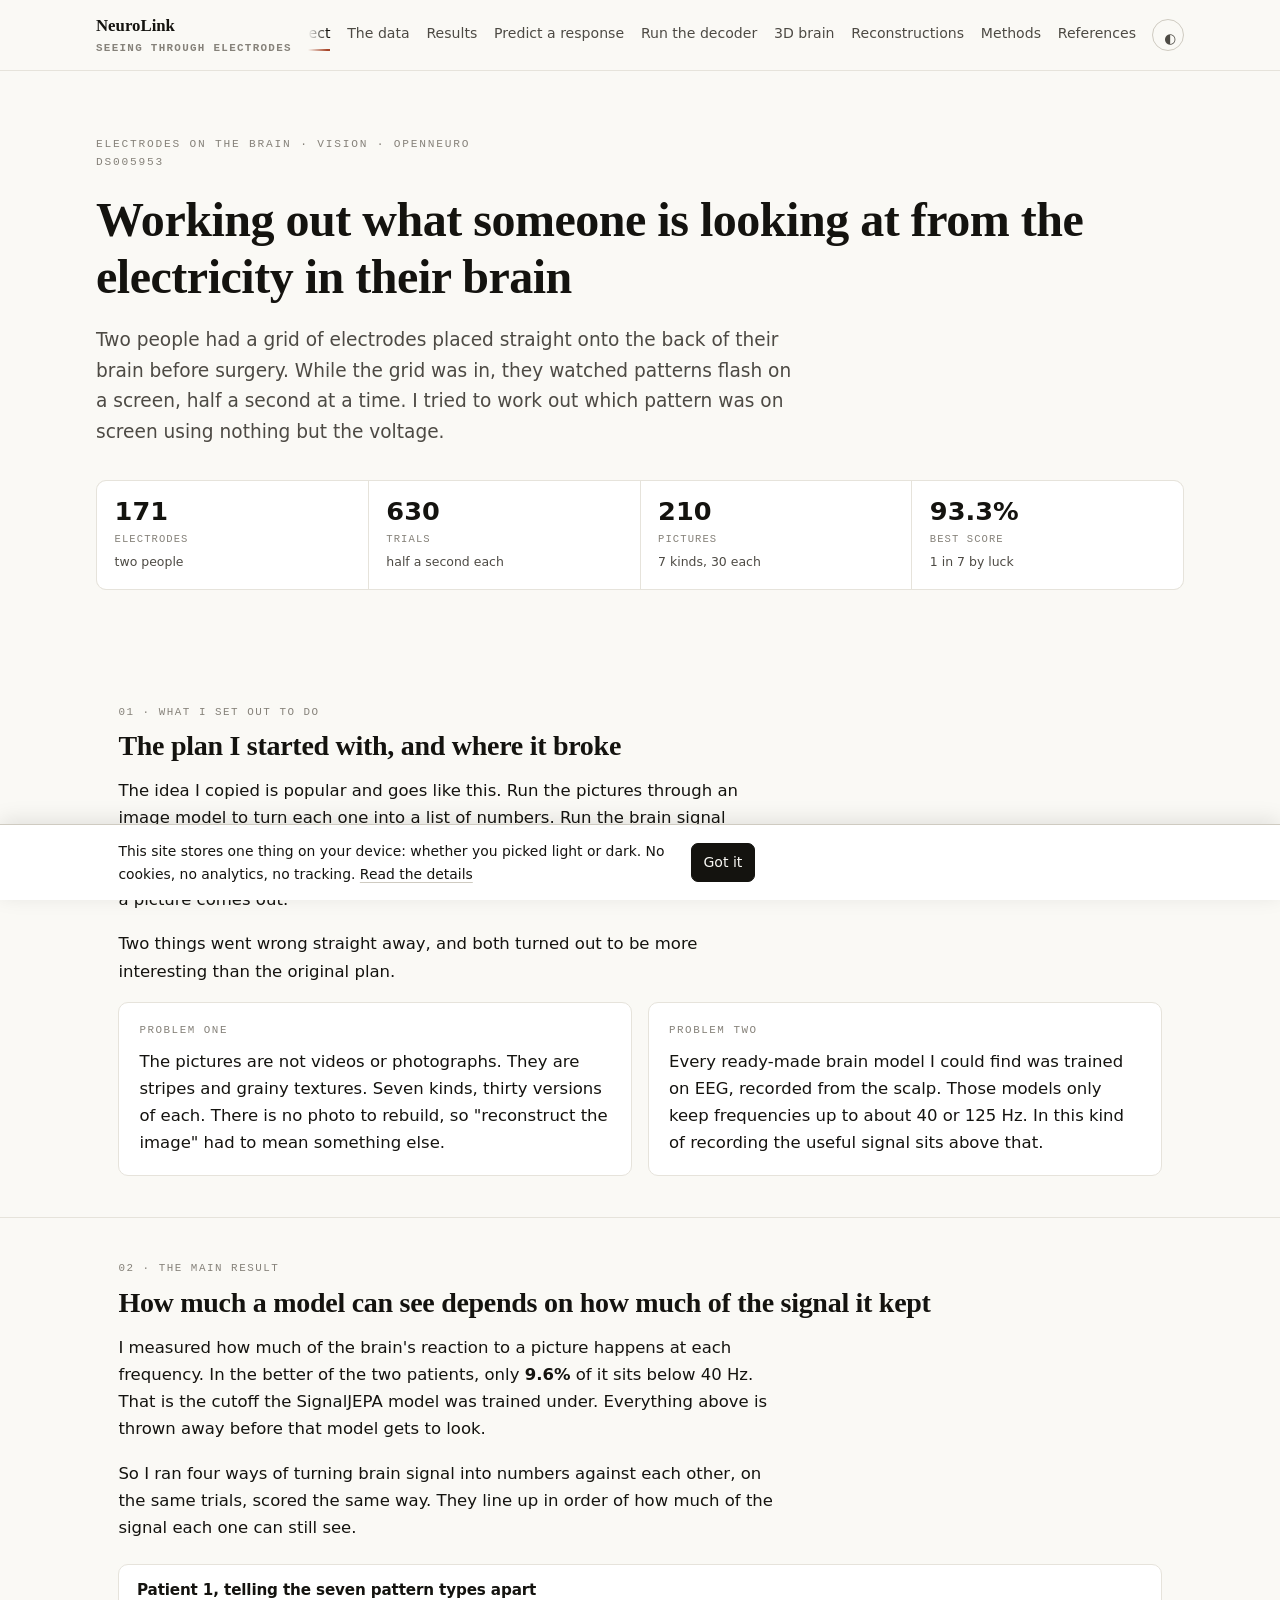
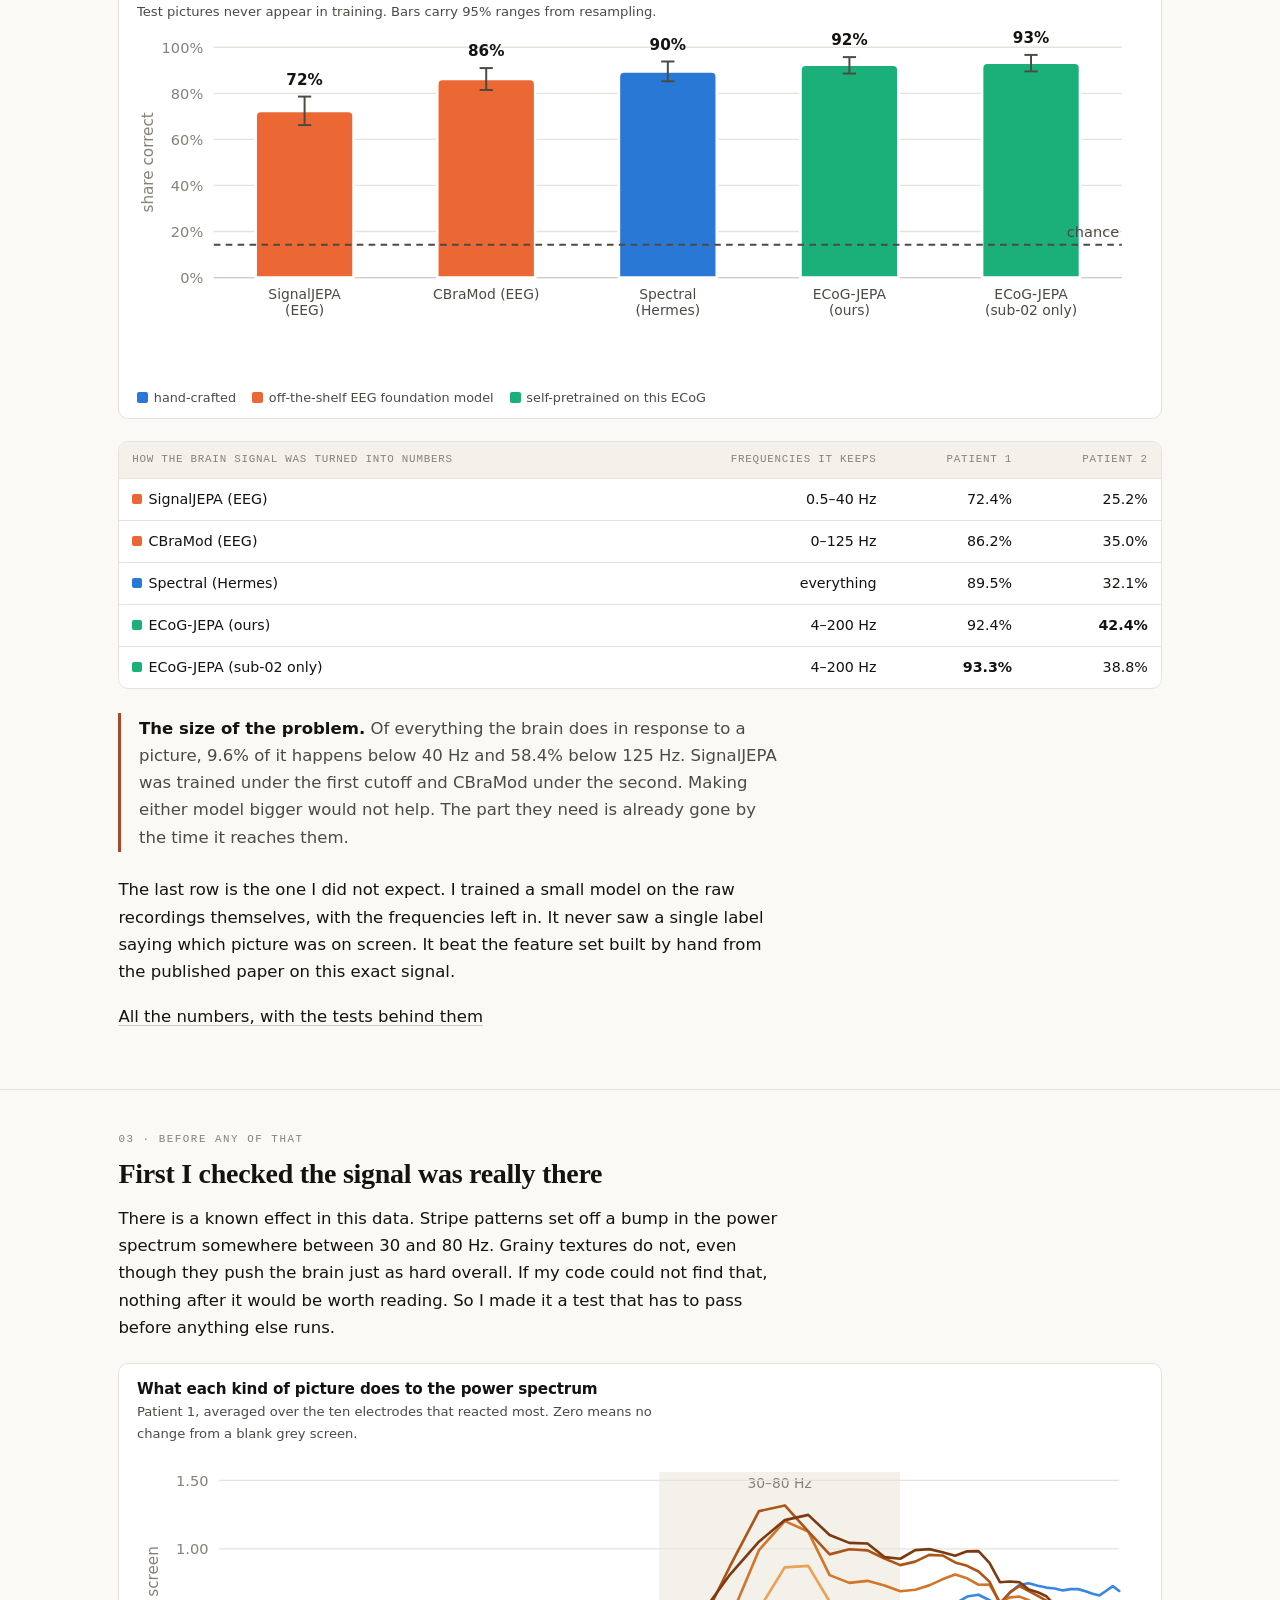
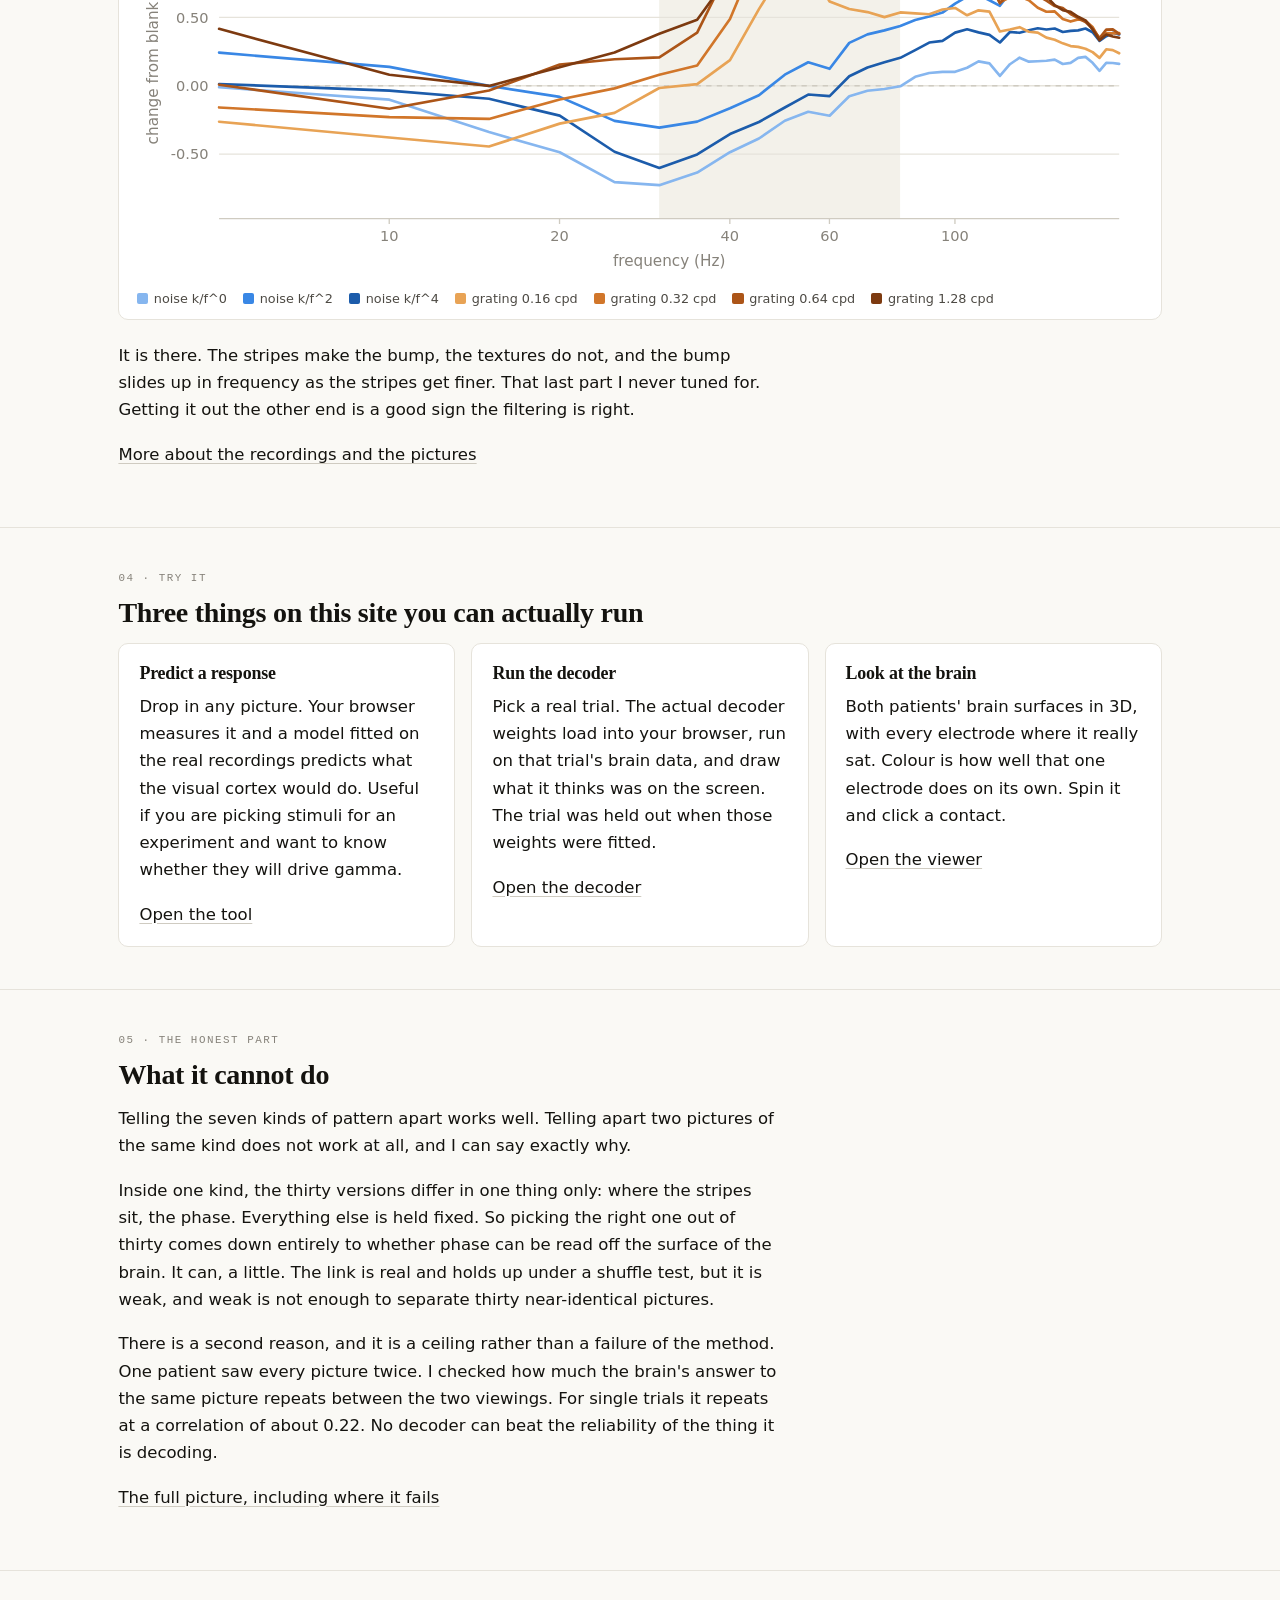
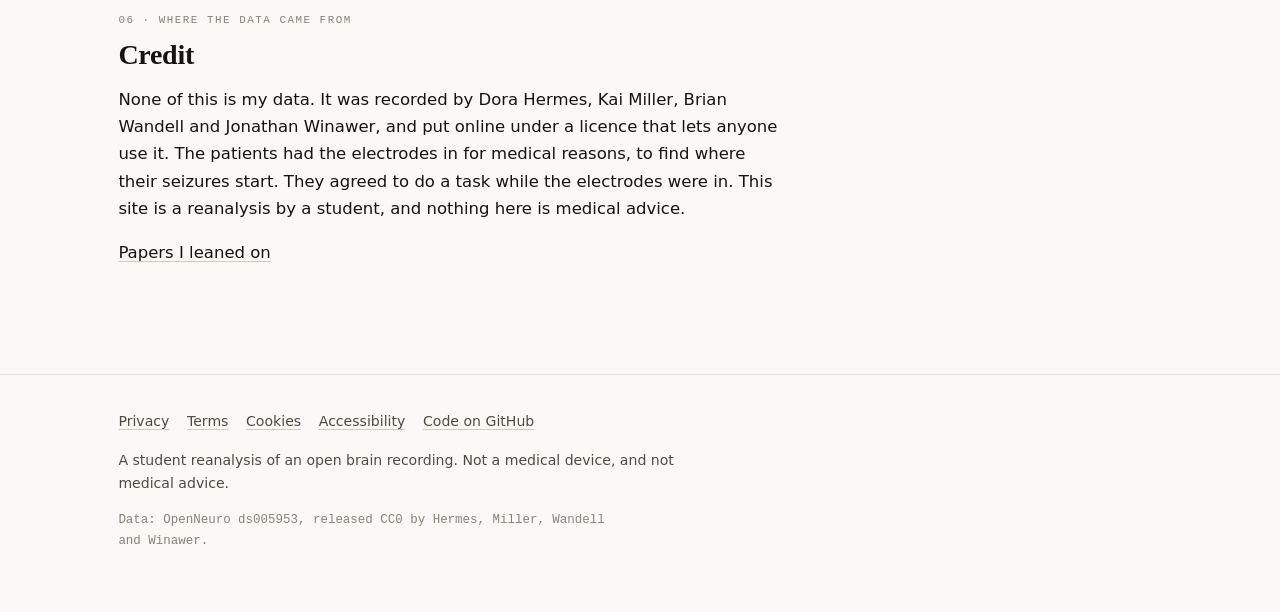
<file: site/public/index.html>
<!doctype html>
<html lang="en">
<head>
<meta charset="utf-8">
<meta name="viewport" content="width=device-width, initial-scale=1">
<title>NeuroLink · reading vision from electrodes on the brain</title>
<meta name="description" content="I tried to work out what two people were looking at from electrodes resting on their visual cortex. Here is what came out, what did not, and a tool you can use on your own images.">
<link rel="icon" href="data:image/svg+xml,<svg xmlns='http://www.w3.org/2000/svg' viewBox='0 0 100 100'><text y='.9em' font-size='88'>🧠</text></svg>">
<link rel="stylesheet" href="assets/site.css">
</head>
<body>
<main id="main">

<div class="wrap hero">
  <p class="eyebrow">Electrodes on the brain · Vision · OpenNeuro ds005953</p>
  <h1>Working out what someone is looking at from the electricity in their brain</h1>
  <p class="lede">
    Two people had a grid of electrodes placed straight onto the back of their brain before
    surgery. While the grid was in, they watched patterns flash on a screen, half a second at
    a time. I tried to work out which pattern was on screen using nothing but the voltage.
  </p>
  <div class="stats" id="heroStats"></div>
</div>

<section>
  <div class="wrap">
    <p class="kicker">01 · What I set out to do</p>
    <h2>The plan I started with, and where it broke</h2>
    <p>
      The idea I copied is popular and goes like this. Run the pictures through an image model
      to turn each one into a list of numbers. Run the brain signal through a brain model to
      turn that into a list of numbers too. Then learn a map from one list to the other. Once
      you have that map, new brain data goes in and a picture comes out.
    </p>
    <p>
      Two things went wrong straight away, and both turned out to be more interesting than the
      original plan.
    </p>
    <div class="grid2">
      <div class="card">
        <p class="kicker">Problem one</p>
        <p style="margin-bottom:0">
          The pictures are not videos or photographs. They are stripes and grainy textures.
          Seven kinds, thirty versions of each. There is no photo to rebuild, so
          "reconstruct the image" had to mean something else.
        </p>
      </div>
      <div class="card">
        <p class="kicker">Problem two</p>
        <p style="margin-bottom:0">
          Every ready-made brain model I could find was trained on EEG, recorded from the
          scalp. Those models only keep frequencies up to about 40 or 125 Hz. In this kind of
          recording the useful signal sits above that.
        </p>
      </div>
    </div>
  </div>
</section>

<section>
  <div class="wrap">
    <p class="kicker">02 · The main result</p>
    <h2>How much a model can see depends on how much of the signal it kept</h2>
    <p>
      I measured how much of the brain's reaction to a picture happens at each frequency. In
      the better of the two patients, only <b id="bwBelow40">about a tenth</b> of it sits
      below 40 Hz. That is the cutoff the SignalJEPA model was trained under. Everything above
      is thrown away before that model gets to look.
    </p>
    <p>
      So I ran four ways of turning brain signal into numbers against each other, on the same
      trials, scored the same way. They line up in order of how much of the signal each one
      can still see.
    </p>
    <div class="chart" id="encChart"></div>
    <div class="tscroll"><table id="encTable"></table></div>
    <p class="note flag" id="bwNote"></p>
    <p>
      The last row is the one I did not expect. I trained a small model on the raw recordings
      themselves, with the frequencies left in. It never saw a single label saying which
      picture was on screen. It beat the feature set built by hand from the published paper on
      this exact signal.
    </p>
    <p>
      <a href="results.html">All the numbers, with the tests behind them</a>
    </p>
  </div>
</section>

<section>
  <div class="wrap">
    <p class="kicker">03 · Before any of that</p>
    <h2>First I checked the signal was really there</h2>
    <p>
      There is a known effect in this data. Stripe patterns set off a bump in the power
      spectrum somewhere between 30 and 80 Hz. Grainy textures do not, even though they push
      the brain just as hard overall. If my code could not find that, nothing after it would
      be worth reading. So I made it a test that has to pass before anything else runs.
    </p>
    <div class="chart" id="spectraChart"></div>
    <p>
      It is there. The stripes make the bump, the textures do not, and the bump slides up in
      frequency as the stripes get finer. That last part I never tuned for. Getting it out the
      other end is a good sign the filtering is right.
    </p>
    <p><a href="data.html">More about the recordings and the pictures</a></p>
  </div>
</section>

<section>
  <div class="wrap">
    <p class="kicker">04 · Try it</p>
    <h2>Three things on this site you can actually run</h2>
    <div class="grid3">
      <div class="card">
        <h3 style="margin-top:0">Predict a response</h3>
        <p>
          Drop in any picture. Your browser measures it and a model fitted on the real
          recordings predicts what the visual cortex would do. Useful if you are picking
          stimuli for an experiment and want to know whether they will drive gamma.
        </p>
        <p style="margin-bottom:0"><a href="analyse.html">Open the tool</a></p>
      </div>
      <div class="card">
        <h3 style="margin-top:0">Run the decoder</h3>
        <p>
          Pick a real trial. The actual decoder weights load into your browser, run on that
          trial's brain data, and draw what it thinks was on the screen. The trial was held
          out when those weights were fitted.
        </p>
        <p style="margin-bottom:0"><a href="decode.html">Open the decoder</a></p>
      </div>
      <div class="card">
        <h3 style="margin-top:0">Look at the brain</h3>
        <p>
          Both patients' brain surfaces in 3D, with every electrode where it really sat.
          Colour is how well that one electrode does on its own. Spin it and click a contact.
        </p>
        <p style="margin-bottom:0"><a href="brain.html">Open the viewer</a></p>
      </div>
    </div>
  </div>
</section>

<section>
  <div class="wrap">
    <p class="kicker">05 · The honest part</p>
    <h2>What it cannot do</h2>
    <p>
      Telling the seven kinds of pattern apart works well. Telling apart two pictures of the
      same kind does not work at all, and I can say exactly why.
    </p>
    <p>
      Inside one kind, the thirty versions differ in one thing only: where the stripes sit,
      the phase. Everything else is held fixed. So picking the right one out of thirty comes
      down entirely to whether phase can be read off the surface of the brain. It can, a
      little. The link is real and holds up under a shuffle test, but it is weak, and weak is
      not enough to separate thirty near-identical pictures.
    </p>
    <p>
      There is a second reason, and it is a ceiling rather than a failure of the method. One
      patient saw every picture twice. I checked how much the brain's answer to the same
      picture repeats between the two viewings. For single trials it repeats at a correlation
      of about 0.22. No decoder can beat the reliability of the thing it is decoding.
    </p>
    <p><a href="results.html#limits">The full picture, including where it fails</a></p>
  </div>
</section>

<section>
  <div class="wrap">
    <p class="kicker">06 · Where the data came from</p>
    <h2>Credit</h2>
    <p>
      None of this is my data. It was recorded by Dora Hermes, Kai Miller, Brian Wandell and
      Jonathan Winawer, and put online under a licence that lets anyone use it. The patients
      had the electrodes in for medical reasons, to find where their seizures start. They
      agreed to do a task while the electrodes were in. This site is a reanalysis by a
      student, and nothing here is medical advice.
    </p>
    <p><a href="references.html">Papers I leaned on</a></p>
  </div>
</section>

</main>

<script type="module">
import { mountChrome, loadJSON, el, pct, fmt, condColor, famColor, cssVar } from "./assets/shell.js";
import { barChart, lineChart } from "./assets/charts.js";
mountChrome("index.html");

const R = await loadJSON("results.json");
const SP = await loadJSON("spectra.json");

/* hero numbers */
const subs = Object.values(R.dataset.subjects);
const chans = subs.reduce((a, s) => a + s.n_good_channels, 0);
const trials = subs.reduce((a, s) => a + s.trials_per_run * s.runs.length, 0);
let best = null;
for (const [sub, s] of Object.entries(R.alignment.subjects))
  for (const [, e] of Object.entries(s.encoders))
    if (!best || e.condition.accuracy > best.a) best = { a: e.condition.accuracy, sub };
document.getElementById("heroStats").replaceChildren(
  el("div", { class: "stat" }, el("b", {}, String(chans)), el("span", {}, "electrodes"), el("em", {}, "two people")),
  el("div", { class: "stat" }, el("b", {}, String(trials)), el("span", {}, "trials"), el("em", {}, "half a second each")),
  el("div", { class: "stat" }, el("b", {}, String(R.dataset.n_images - 1)), el("span", {}, "pictures"), el("em", {}, "7 kinds, 30 each")),
  el("div", { class: "stat" }, el("b", {}, pct(best.a, 1)), el("span", {}, "best score"), el("em", {}, "1 in 7 by luck")));

/* bandwidth number */
const bw = Object.values(R.encoders_manifest || {}).map(v => v.bandwidth).find(Boolean);
if (bw) {
  document.getElementById("bwBelow40").textContent = pct(bw.frac_below_40Hz, 1);
  document.getElementById("bwNote").innerHTML =
    `<strong>The size of the problem.</strong> Of everything the brain does in response to a
     picture, ${pct(bw.frac_below_40Hz, 1)} of it happens below 40 Hz and ${pct(bw.frac_below_125Hz, 1)}
     below 125 Hz. SignalJEPA was trained under the first cutoff and CBraMod under the second.
     Making either model bigger would not help. The part they need is already gone by the time
     it reaches them.`;
}

/* encoder comparison */
const sub = "sub-01";
const encs = R.alignment.subjects[sub].encoders;
const order = ["signal_jepa", "cbramod", "spectral", "ecogjepa_all", "ecogjepa_sub-02"];
const series = order.filter(k => encs[k]).map(k => ({
  label: encs[k].label, value: encs[k].condition.accuracy,
  ci: encs[k].condition.ci, color: famColor(encs[k].family),
  note: encs[k].family.split(": ")[1],
}));
barChart(document.getElementById("encChart"), {
  title: "Patient 1, telling the seven pattern types apart",
  sub: "Test pictures never appear in training. Bars carry 95% ranges from resampling.",
  series, chance: 1 / 7, yLabel: "share correct",
  fmt: v => (v * 100).toFixed(0) + "%", max: 1.0,
});
document.getElementById("encChart").append(el("div", { class: "legend" },
  ["A: hand-crafted", "B: off-the-shelf EEG foundation model", "C: self-pretrained on this ECoG"]
    .map(f => el("span", {}, el("i", { style: `background:${famColor(f)}` }),
      f.split(": ")[1]))));

/* encoder table */
const subsList = Object.keys(R.alignment.subjects);
const head = el("thead", {}, el("tr", {},
  el("th", {}, "How the brain signal was turned into numbers"),
  el("th", {}, "Frequencies it keeps"),
  ...subsList.map(s2 => el("th", {}, s2.replace("sub-0", "patient ")))));
const bandOf = { "signal_jepa": "0.5\u201340 Hz", "cbramod": "0\u2013125 Hz",
                 "spectral": "everything", "ecogjepa_all": "4\u2013200 Hz",
                 "ecogjepa_sub-02": "4\u2013200 Hz" };
const body = el("tbody", {}, order.filter(k => encs[k]).map(k => {
  const any = encs[k];
  const bests = subsList.map(s2 => Math.max(...Object.values(R.alignment.subjects[s2].encoders).map(e => e.condition.accuracy)));
  return el("tr", {},
    el("td", {}, el("span", { class: "swatch", style: `background:${famColor(any.family)}` }), any.label),
    el("td", {}, bandOf[k] || "n/a"),
    ...subsList.map((s2, i) => {
      const e2 = R.alignment.subjects[s2].encoders[k];
      if (!e2) return el("td", {}, "n/a");
      return el("td", { class: e2.condition.accuracy === bests[i] ? "best" : null }, pct(e2.condition.accuracy, 1));
    }));
}));
document.getElementById("encTable").replaceChildren(head, body);

/* spectra */
function drawSpectra() {
  const d = SP["sub-01"];
  const labels = R.condition_labels;
  const series2 = [1,2,3,4,5,6,7].map(c => ({
    label: labels[c], values: d.conditions[c], color: condColor(c),
  }));
  lineChart(document.getElementById("spectraChart"), {
    title: "What each kind of picture does to the power spectrum",
    sub: "Patient 1, averaged over the ten electrodes that reacted most. Zero means no change from a blank grey screen.",
    x: d.freqs, series: series2, logX: true, height: 320,
    xLabel: "frequency (Hz)", yLabel: "change from blank screen",
    bands: [{ from: 30, to: 80, label: "30–80 Hz" }],
    yFmt: v => v.toFixed(2), xFmt: v => String(Math.round(v)),
  });
}
drawSpectra();
document.addEventListener("themechange", () => { drawSpectra(); });
</script>
</body>
</html>
</file>
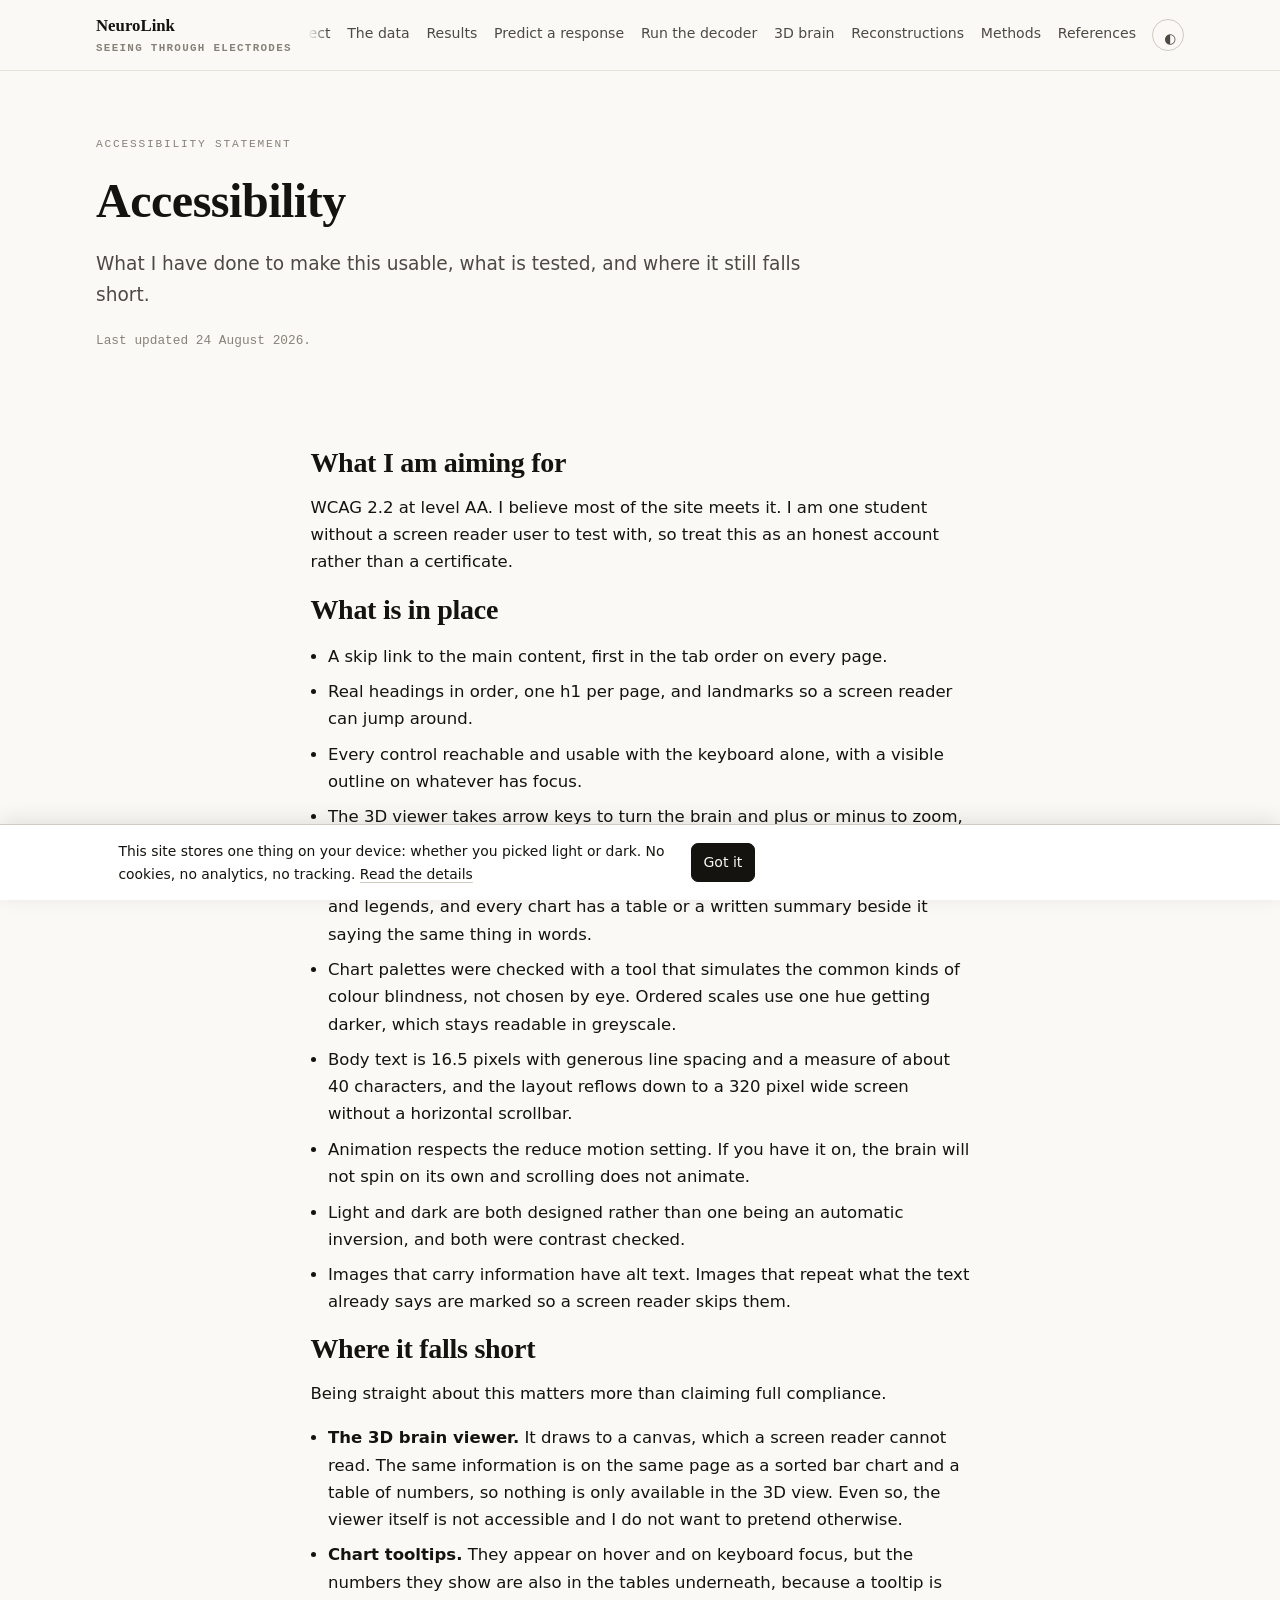
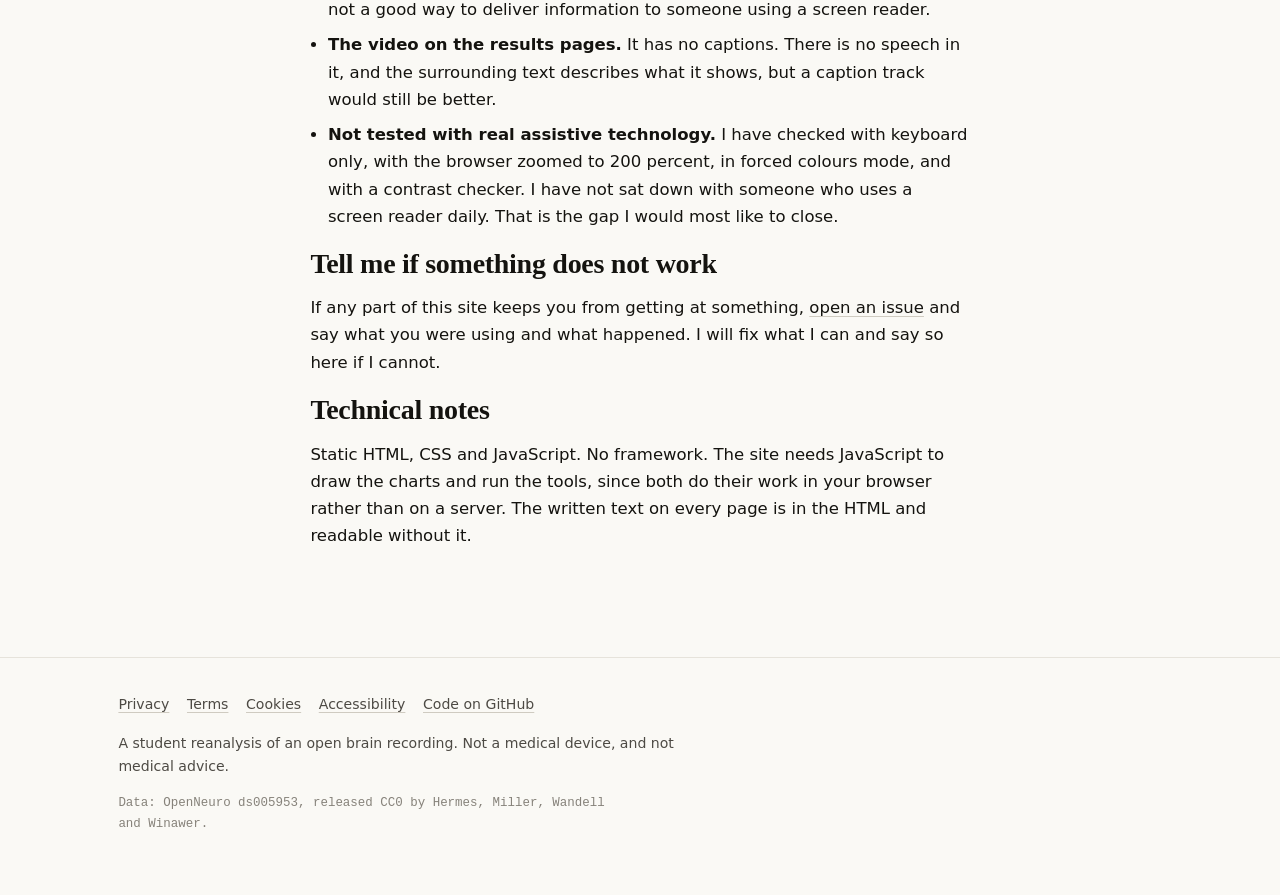
<file: site/public/accessibility.html>
<!doctype html>
<html lang="en">
<head>
<meta charset="utf-8">
<meta name="viewport" content="width=device-width, initial-scale=1">
<title>Accessibility · NeuroLink</title>
<meta name="description" content="What I have done to make this usable, what is tested, and where it still falls short.">
<meta name="robots" content="index,follow">
<link rel="icon" href="data:image/svg+xml,<svg xmlns='http://www.w3.org/2000/svg' viewBox='0 0 100 100'><text y='.9em' font-size='88'>🧠</text></svg>">
<link rel="stylesheet" href="assets/site.css">
</head>
<body>
<main id="main">
<div class="wrap hero">
  <p class="eyebrow">Accessibility statement</p>
  <h1>Accessibility</h1>
  <p class="lede">What I have done to make this usable, what is tested, and where it still falls short.</p>
  <p class="mono" style="color:var(--muted);font-size:.8rem">Last updated 24 August 2026.</p>
</div>
<section><div class="wrap narrow">

<h2>What I am aiming for</h2>
<p>
  WCAG 2.2 at level AA. I believe most of the site meets it. I am one student without a
  screen reader user to test with, so treat this as an honest account rather than a
  certificate.
</p>

<h2>What is in place</h2>
<ul class="plain">
  <li>A skip link to the main content, first in the tab order on every page.</li>
  <li>Real headings in order, one h1 per page, and landmarks so a screen reader can jump
    around.</li>
  <li>Every control reachable and usable with the keyboard alone, with a visible outline on
    whatever has focus.</li>
  <li>The 3D viewer takes arrow keys to turn the brain and plus or minus to zoom, so it does
    not need a mouse or a trackpad.</li>
  <li>Colour is never the only thing carrying meaning. Charts have direct labels and legends,
    and every chart has a table or a written summary beside it saying the same thing in
    words.</li>
  <li>Chart palettes were checked with a tool that simulates the common kinds of colour
    blindness, not chosen by eye. Ordered scales use one hue getting darker, which stays
    readable in greyscale.</li>
  <li>Body text is 16.5 pixels with generous line spacing and a measure of about 40
    characters, and the layout reflows down to a 320 pixel wide screen without a horizontal
    scrollbar.</li>
  <li>Animation respects the reduce motion setting. If you have it on, the brain will not spin
    on its own and scrolling does not animate.</li>
  <li>Light and dark are both designed rather than one being an automatic inversion, and both
    were contrast checked.</li>
  <li>Images that carry information have alt text. Images that repeat what the text already
    says are marked so a screen reader skips them.</li>
</ul>

<h2>Where it falls short</h2>
<p>
  Being straight about this matters more than claiming full compliance.
</p>
<ul class="plain">
  <li><b>The 3D brain viewer.</b> It draws to a canvas, which a screen reader cannot read. The
    same information is on the same page as a sorted bar chart and a table of numbers, so
    nothing is only available in the 3D view. Even so, the viewer itself is not accessible and
    I do not want to pretend otherwise.</li>
  <li><b>Chart tooltips.</b> They appear on hover and on keyboard focus, but the numbers they
    show are also in the tables underneath, because a tooltip is not a good way to deliver
    information to someone using a screen reader.</li>
  <li><b>The video on the results pages.</b> It has no captions. There is no speech in it, and
    the surrounding text describes what it shows, but a caption track would still be
    better.</li>
  <li><b>Not tested with real assistive technology.</b> I have checked with keyboard only, with
    the browser zoomed to 200 percent, in forced colours mode, and with a contrast checker. I
    have not sat down with someone who uses a screen reader daily. That is the gap I would most
    like to close.</li>
</ul>

<h2>Tell me if something does not work</h2>
<p>
  If any part of this site keeps you from getting at something,
  <a href="https://github.com/aaryavvatts-lab/neurolink/issues" rel="noopener">open an issue</a>
  and say what you were using and what happened. I will fix what I can and say so here if I
  cannot.
</p>

<h2>Technical notes</h2>
<p>
  Static HTML, CSS and JavaScript. No framework. The site needs JavaScript to draw the charts
  and run the tools, since both do their work in your browser rather than on a server. The
  written text on every page is in the HTML and readable without it.
</p>
</div></section>
</main>
<script type="module">
import { mountChrome } from "./assets/shell.js";
mountChrome("accessibility.html");
</script>
</body>
</html>
</file>
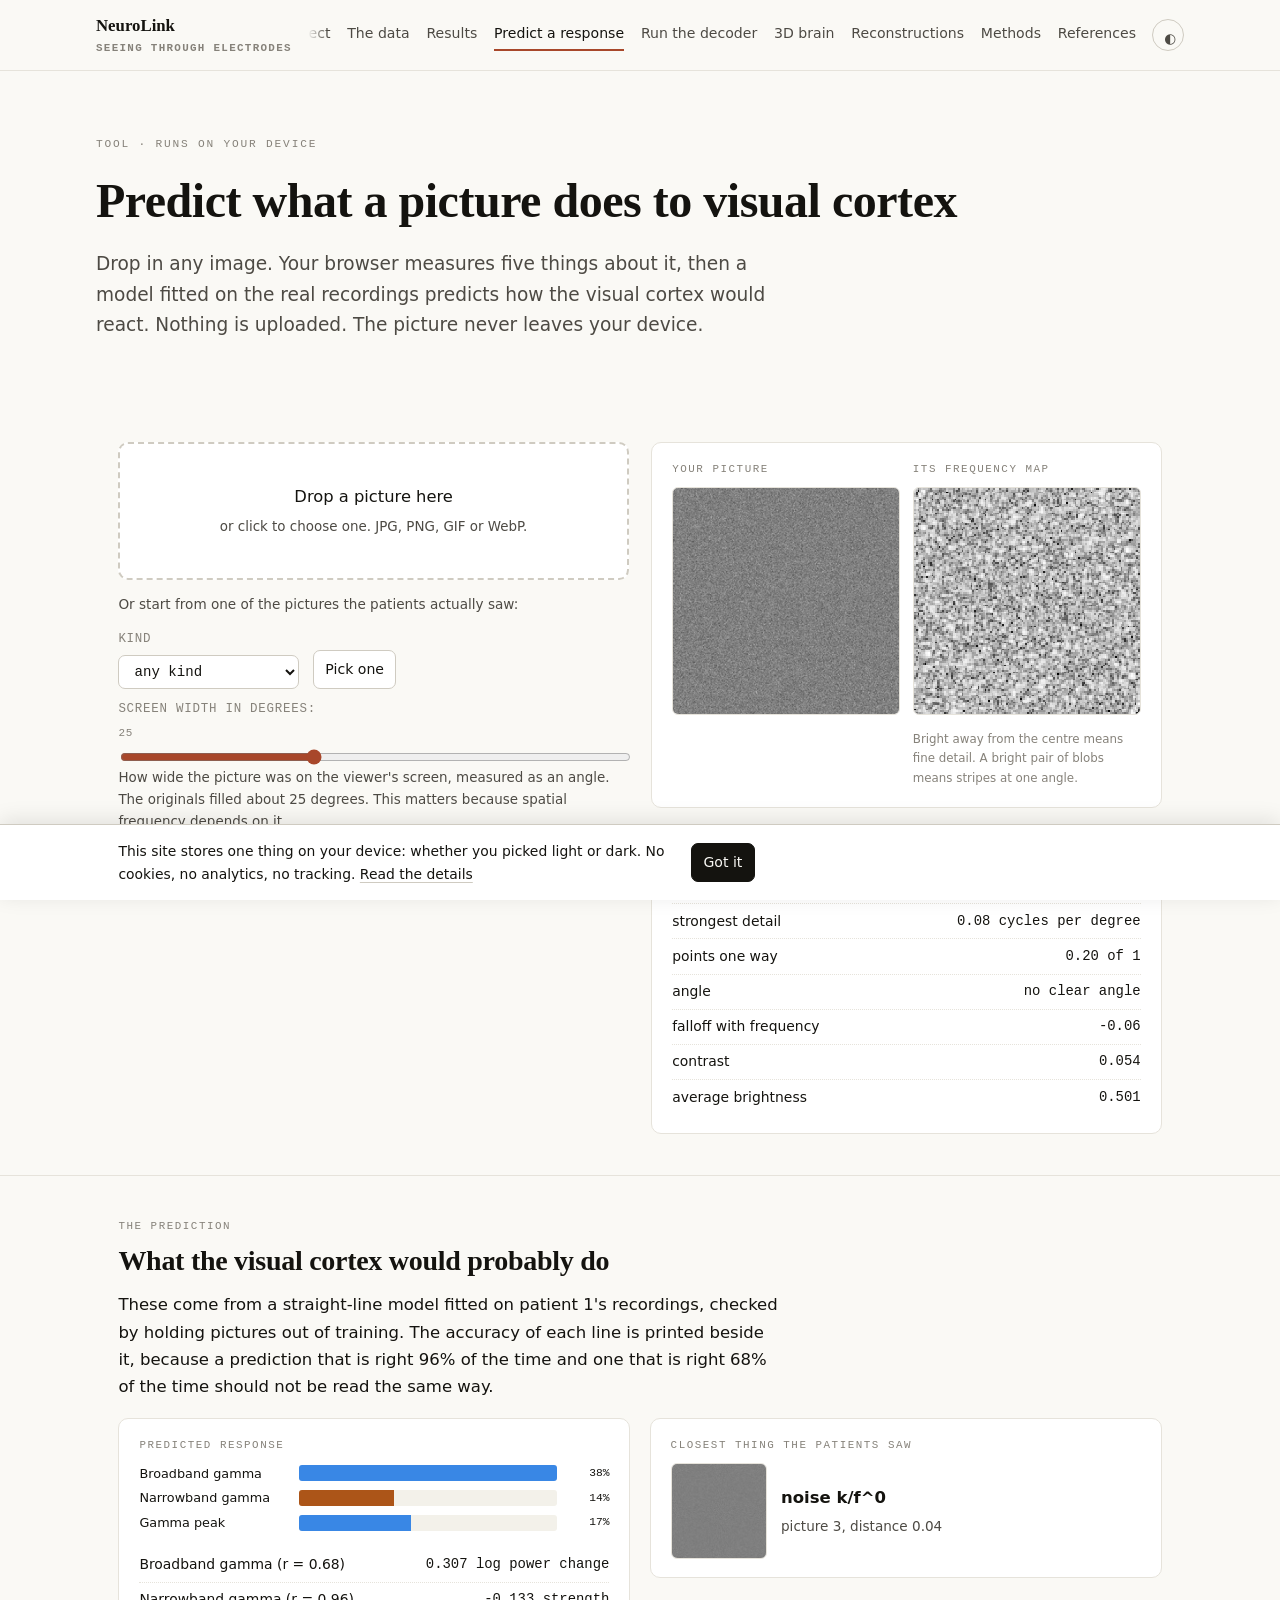
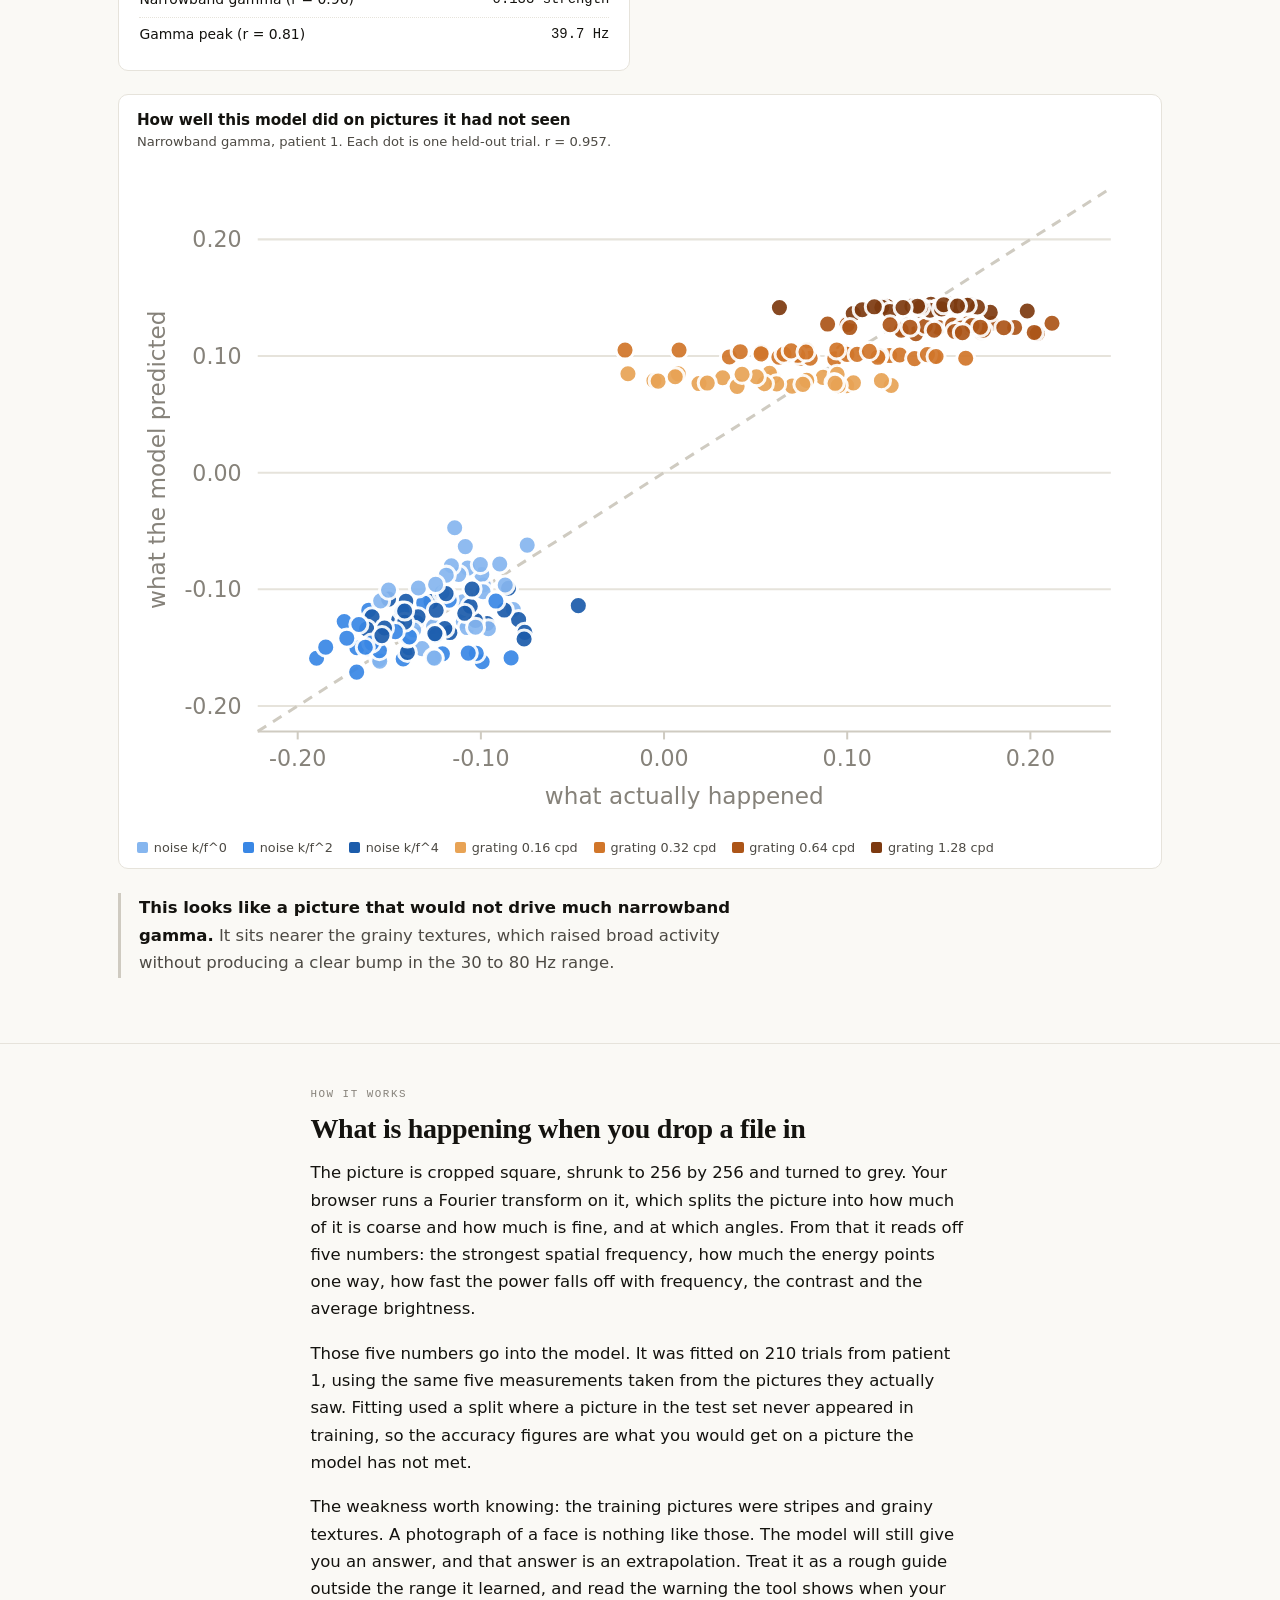
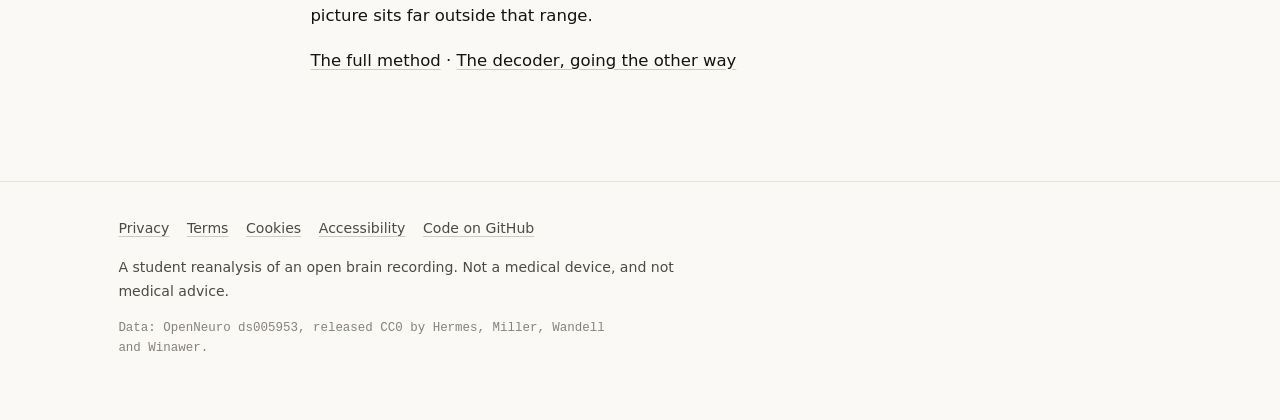
<file: site/public/analyse.html>
<!doctype html>
<html lang="en">
<head>
<meta charset="utf-8">
<meta name="viewport" content="width=device-width, initial-scale=1">
<title>Predict a response · NeuroLink</title>
<meta name="description" content="Drop in a picture. Your browser measures it and a model fitted on real brain recordings predicts what visual cortex would do.">
<link rel="icon" href="data:image/svg+xml,<svg xmlns='http://www.w3.org/2000/svg' viewBox='0 0 100 100'><text y='.9em' font-size='88'>🧠</text></svg>">
<link rel="stylesheet" href="assets/site.css">
</head>
<body>
<main id="main">
<div class="wrap hero">
  <p class="eyebrow">Tool · runs on your device</p>
  <h1>Predict what a picture does to visual cortex</h1>
  <p class="lede">
    Drop in any image. Your browser measures five things about it, then a model fitted on the
    real recordings predicts how the visual cortex would react. Nothing is uploaded. The
    picture never leaves your device.
  </p>
</div>

<section>
  <div class="wrap">
    <div class="grid2" style="align-items:start;gap:1.4rem">
      <div>
        <div class="drop" id="drop" tabindex="0" role="button"
             aria-label="Choose an image, or drop one here">
          <p class="big">Drop a picture here</p>
          <p class="small">or click to choose one. JPG, PNG, GIF or WebP.</p>
          <input type="file" id="file" accept="image/*" hidden>
        </div>
        <p class="sub" style="font-size:.85rem;color:var(--ink-2);margin-top:.8rem">
          Or start from one of the pictures the patients actually saw:
        </p>
        <div class="controls" style="margin-bottom:.6rem">
          <label class="field">Kind
            <select id="presetCond"></select>
          </label>
          <button type="button" id="randomPreset">Pick one</button>
        </div>
        <label class="field" style="margin-top:.6rem">
          Screen width in degrees: <span id="degOut" class="mono">25</span>
          <input type="range" id="deg" min="4" max="60" step="1" value="25">
        </label>
        <p style="font-size:.84rem;color:var(--ink-2)">
          How wide the picture was on the viewer's screen, measured as an angle. The originals
          filled about 25 degrees. This matters because spatial frequency depends on it.
        </p>
      </div>

      <div>
        <div class="card" id="viewCard" hidden>
          <div style="display:grid;grid-template-columns:1fr 1fr;gap:.8rem">
            <div>
              <p class="kicker">Your picture</p>
              <canvas id="preview" width="256" height="256"
                      style="width:100%;border-radius:6px;border:1px solid var(--line)"></canvas>
            </div>
            <div>
              <p class="kicker">Its frequency map</p>
              <canvas id="spec" width="128" height="128"
                      style="width:100%;image-rendering:pixelated;border-radius:6px;border:1px solid var(--line)"></canvas>
              <p style="font-size:.74rem;color:var(--muted);margin:.4rem 0 0">
                Bright away from the centre means fine detail. A bright pair of blobs means
                stripes at one angle.
              </p>
            </div>
          </div>
        </div>
        <div class="card" id="measured" hidden style="margin-top:1rem">
          <p class="kicker">What your browser measured</p>
          <div class="kv" id="kvMeasured"></div>
        </div>
      </div>
    </div>
  </div>
</section>

<section id="prediction" hidden>
  <div class="wrap">
    <p class="kicker">The prediction</p>
    <h2>What the visual cortex would probably do</h2>
    <p>
      These come from a straight-line model fitted on patient 1's recordings, checked by
      holding pictures out of training. The accuracy of each line is printed beside it, because
      a prediction that is right 96% of the time and one that is right 68% of the time should
      not be read the same way.
    </p>
    <div class="grid2" style="gap:1.2rem;align-items:start">
      <div class="card">
        <p class="kicker">Predicted response</p>
        <div id="predBars"></div>
        <div class="kv" id="predKv" style="margin-top:.9rem"></div>
      </div>
      <div class="card">
        <p class="kicker">Closest thing the patients saw</p>
        <div id="nearest"></div>
      </div>
    </div>
    <div class="chart" id="calChart"></div>
    <p class="note" id="verdict"></p>
  </div>
</section>

<section>
  <div class="wrap narrow">
    <p class="kicker">How it works</p>
    <h2>What is happening when you drop a file in</h2>
    <p>
      The picture is cropped square, shrunk to 256 by 256 and turned to grey. Your browser runs
      a Fourier transform on it, which splits the picture into how much of it is coarse and how
      much is fine, and at which angles. From that it reads off five numbers: the strongest
      spatial frequency, how much the energy points one way, how fast the power falls off with
      frequency, the contrast and the average brightness.
    </p>
    <p>
      Those five numbers go into the model. It was fitted on 210 trials from patient 1, using
      the same five measurements taken from the pictures they actually saw. Fitting used a
      split where a picture in the test set never appeared in training, so the accuracy figures
      are what you would get on a picture the model has not met.
    </p>
    <p>
      The weakness worth knowing: the training pictures were stripes and grainy textures. A
      photograph of a face is nothing like those. The model will still give you an answer, and
      that answer is an extrapolation. Treat it as a rough guide outside the range it learned,
      and read the warning the tool shows when your picture sits far outside that range.
    </p>
    <p><a href="methods.html">The full method</a> · <a href="decode.html">The decoder, going the other way</a></p>
  </div>
</section>
</main>

<script type="module">
import { mountChrome, loadJSON, el, fmt, pct, cssVar, condColor } from "./assets/shell.js";
import { toGray, analyse, predict } from "./assets/imagestats.js";
import { probBars, scatter } from "./assets/charts.js";
mountChrome("analyse.html");

const FW = await loadJSON("forward.json");
const ST = await loadJSON("stimuli.json");
const MODEL = FW["sub-01"];
const labels = ST.labels;
let degrees = 25, lastMeasure = null;

/* preset picker */
const condSel = document.getElementById("presetCond");
condSel.append(el("option", { value: "any" }, "any kind"));
for (let c = 1; c <= 7; c++) condSel.append(el("option", { value: String(c) }, labels[c]));

document.getElementById("randomPreset").onclick = () => {
  const want = condSel.value;
  // Only offer presets that ship at full size: measuring an upscaled thumbnail
  // would not match how the model's training images were measured.
  const pool = ST.stimuli.filter(s => s.cond <= 7 && s.full &&
    (want === "any" || String(s.cond) === want));
  const pick = pool[Math.floor(Math.random() * pool.length)];
  const img = new Image();
  img.onload = () => run(img, `${labels[pick.cond]} (picture ${pick.id})`);
  img.src = `stimfull/${pick.id}.png`;
};

/* file input + drag and drop */
const drop = document.getElementById("drop"), file = document.getElementById("file");
drop.onclick = () => file.click();
drop.onkeydown = (e) => { if (e.key === "Enter" || e.key === " ") { e.preventDefault(); file.click(); } };
file.onchange = () => file.files[0] && loadFile(file.files[0]);
["dragenter", "dragover"].forEach(k => drop.addEventListener(k, e => {
  e.preventDefault(); drop.classList.add("over");
}));
["dragleave", "drop"].forEach(k => drop.addEventListener(k, e => {
  e.preventDefault(); drop.classList.remove("over");
}));
drop.addEventListener("drop", e => {
  const f = e.dataTransfer?.files?.[0];
  if (f && f.type.startsWith("image/")) loadFile(f);
});
function loadFile(f) {
  const url = URL.createObjectURL(f);
  const img = new Image();
  img.onload = () => { run(img, f.name); URL.revokeObjectURL(url); };
  img.onerror = () => { alert("That file could not be read as an image."); URL.revokeObjectURL(url); };
  img.src = url;
}

const degIn = document.getElementById("deg");
degIn.oninput = () => {
  degrees = +degIn.value;
  document.getElementById("degOut").textContent = degrees;
  if (lastMeasure) run(lastMeasure.source, lastMeasure.name);
};

function run(source, name) {
  const { gray, canvas } = toGray(source);
  lastMeasure = { source, name };
  const m = analyse(gray, degrees);

  document.getElementById("viewCard").hidden = false;
  document.getElementById("measured").hidden = false;
  const pv = document.getElementById("preview");
  pv.getContext("2d").drawImage(canvas, 0, 0);

  /* spectrum picture */
  if (m.spectrum) {
    const c = document.getElementById("spec"), ctx = c.getContext("2d");
    const im = ctx.createImageData(m.spectrum.size, m.spectrum.size);
    const rng = (m.spectrum.max - m.spectrum.min) || 1;
    for (let i = 0; i < m.spectrum.data.length; i++) {
      const t = Math.max(0, Math.min(1, (m.spectrum.data[i] - m.spectrum.min) / rng));
      const v = Math.round(255 * Math.pow(t, 1.6));
      im.data[i*4] = v; im.data[i*4+1] = v; im.data[i*4+2] = v; im.data[i*4+3] = 255;
    }
    ctx.putImageData(im, 0, 0);
  }

  const kv = document.getElementById("kvMeasured");
  const row = (k, v) => el("div", {}, el("span", {}, k), el("span", {}, v));
  kv.replaceChildren(
    row("file", name.length > 26 ? name.slice(0, 24) + "…" : name),
    row("strongest detail", m.blank ? "n/a" : `${fmt(m.spatialFreq, 2)} cycles per degree`),
    row("points one way", m.blank ? "n/a" : fmt(m.orientConc, 2) + " of 1"),
    row("angle", m.blank || m.orientConc < 0.25 ? "no clear angle" : `${fmt(m.orientDeg, 0)}°`),
    row("falloff with frequency", m.blank ? "n/a" : fmt(m.noiseExponent, 2)),
    row("contrast", fmt(m.rmsContrast, 3)),
    row("average brightness", fmt(m.meanLum, 3)));

  if (m.blank) {
    document.getElementById("prediction").hidden = true;
    return;
  }
  document.getElementById("prediction").hidden = false;
  showPrediction(m);
}

function showPrediction(m) {
  const p = predict(MODEL, m);
  const acc = MODEL.accuracy;
  const obs = MODEL.observed, tt = MODEL.trial_type;

  /* Put each prediction on the scale of what was actually seen in the recordings. */
  const stat = (k) => {
    const col = obs.map(r => r[k]);
    const lo = Math.min(...col), hi = Math.max(...col);
    return { lo, hi, frac: Math.max(0, Math.min(1, (p[k] - lo) / (hi - lo || 1))) };
  };
  const names = ["Broadband gamma", "Narrowband gamma", "Gamma peak"];
  probBars(document.getElementById("predBars"), {
    items: MODEL.targets.map((t, k) => ({
      label: names[k], value: stat(k).frac,
      color: k === 1 ? cssVar("--grat-3") : cssVar("--noise-2"),
    })),
  });

  const kv = document.getElementById("predKv");
  const unit = ["log power change", "strength", "Hz"];
  kv.replaceChildren(...MODEL.targets.map((t, k) => el("div", {},
    el("span", {}, names[k] + ` (r = ${fmt(acc[t].r, 2)})`),
    el("span", {}, `${fmt(p[k], k === 2 ? 1 : 3)} ${unit[k]}`))));

  /* nearest real stimulus in the five measured numbers */
  const feats = (s) => [Math.log10(Math.max(s.sf ?? 0.04, 1e-3)), s.conc,
                        s.alpha ?? 0, s.contrast, 0.5];
  const mine = [Math.log10(Math.max(m.spatialFreq, 1e-3)), m.orientConc,
                m.noiseExponent, m.rmsContrast, m.meanLum];
  const sd = MODEL.x_std;
  let bestS = null, bestD = Infinity;
  ST.stimuli.filter(s => s.cond <= 7).forEach(s => {
    const f = feats(s);
    let d = 0;
    for (let i = 0; i < 5; i++) d += ((f[i] - mine[i]) / sd[i]) ** 2;
    if (d < bestD) { bestD = d; bestS = s; }
  });
  const dist = Math.sqrt(bestD);
  document.getElementById("nearest").replaceChildren(
    el("div", { style: "display:flex;gap:.9rem;align-items:center" },
      el("img", { src: `stim/${bestS.id}.png`, width: 96, height: 96, alt: labels[bestS.cond],
                  style: "border-radius:6px;border:1px solid var(--line)" }),
      el("div", {},
        el("p", { style: "margin:0 0 .2rem;font-weight:600" }, labels[bestS.cond]),
        el("p", { style: "margin:0;font-size:.85rem;color:var(--ink-2)" },
          `picture ${bestS.id}, distance ${fmt(dist, 2)}`))));

  /* calibration: how the model did on held-out pictures */
  const pts = MODEL.observed.map((r, i) => ({
    x: r[1], y: MODEL.predicted[i][1], color: condColor(tt[i]),
    label: labels[tt[i]],
  }));
  scatter(document.getElementById("calChart"), {
    title: "How well this model did on pictures it had not seen",
    sub: `Narrowband gamma, patient 1. Each dot is one held-out trial. r = ${fmt(acc.gamma_amp.r, 3)}.`,
    points: pts, xLabel: "what actually happened", yLabel: "what the model predicted",
    height: 330, fmt: v => v.toFixed(2),
  });
  document.getElementById("calChart").append(el("div", { class: "legend" },
    [1,2,3,4,5,6,7].map(c => el("span", {}, el("i", { style: `background:${condColor(c)}` }), labels[c]))));

  /* honest warning when the picture sits outside the training range */
  const v = document.getElementById("verdict");
  const far = dist > 4;
  const strong = p[1] > Math.max(...MODEL.observed.map(r => r[1])) * 0.35;
  v.className = far ? "note flag" : "note";
  v.innerHTML = far
    ? `<strong>Careful with this one.</strong> Your picture sits well outside the range the
       model was fitted on (distance ${fmt(dist, 1)}, where most training pictures sit under 2).
       The numbers above are an extrapolation. The training set was stripes and grainy
       textures, so anything with objects, faces or sharp edges is being guessed at.`
    : (strong
      ? `<strong>This looks like a picture that would drive narrowband gamma.</strong> It sits
         close to the kind of stripe patterns that produced the strongest oscillation in the
         recordings. If you were choosing a stimulus to get a gamma response, this one is a
         reasonable bet.`
      : `<strong>This looks like a picture that would not drive much narrowband gamma.</strong>
         It sits nearer the grainy textures, which raised broad activity without producing a
         clear bump in the 30 to 80 Hz range.`);
}

/* start with something on screen */
document.getElementById("randomPreset").click();
</script>
</body>
</html>
</file>
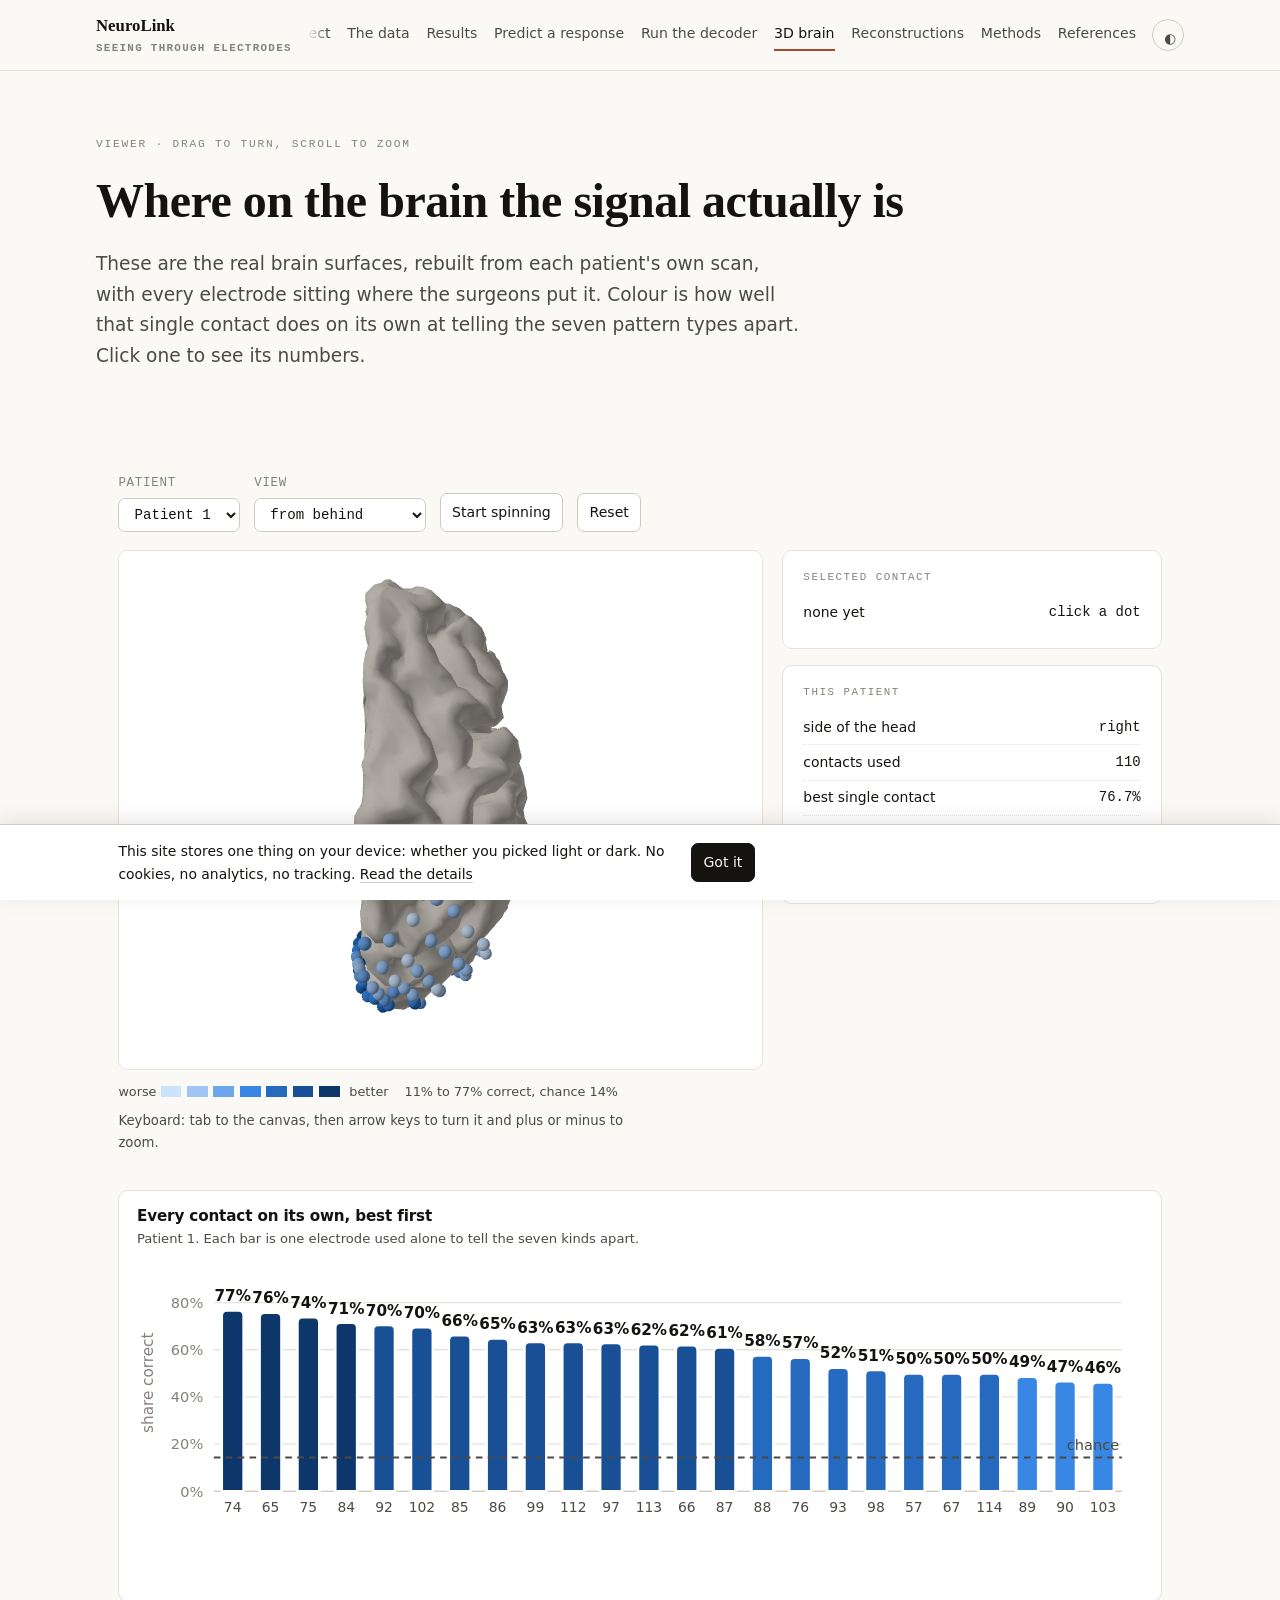
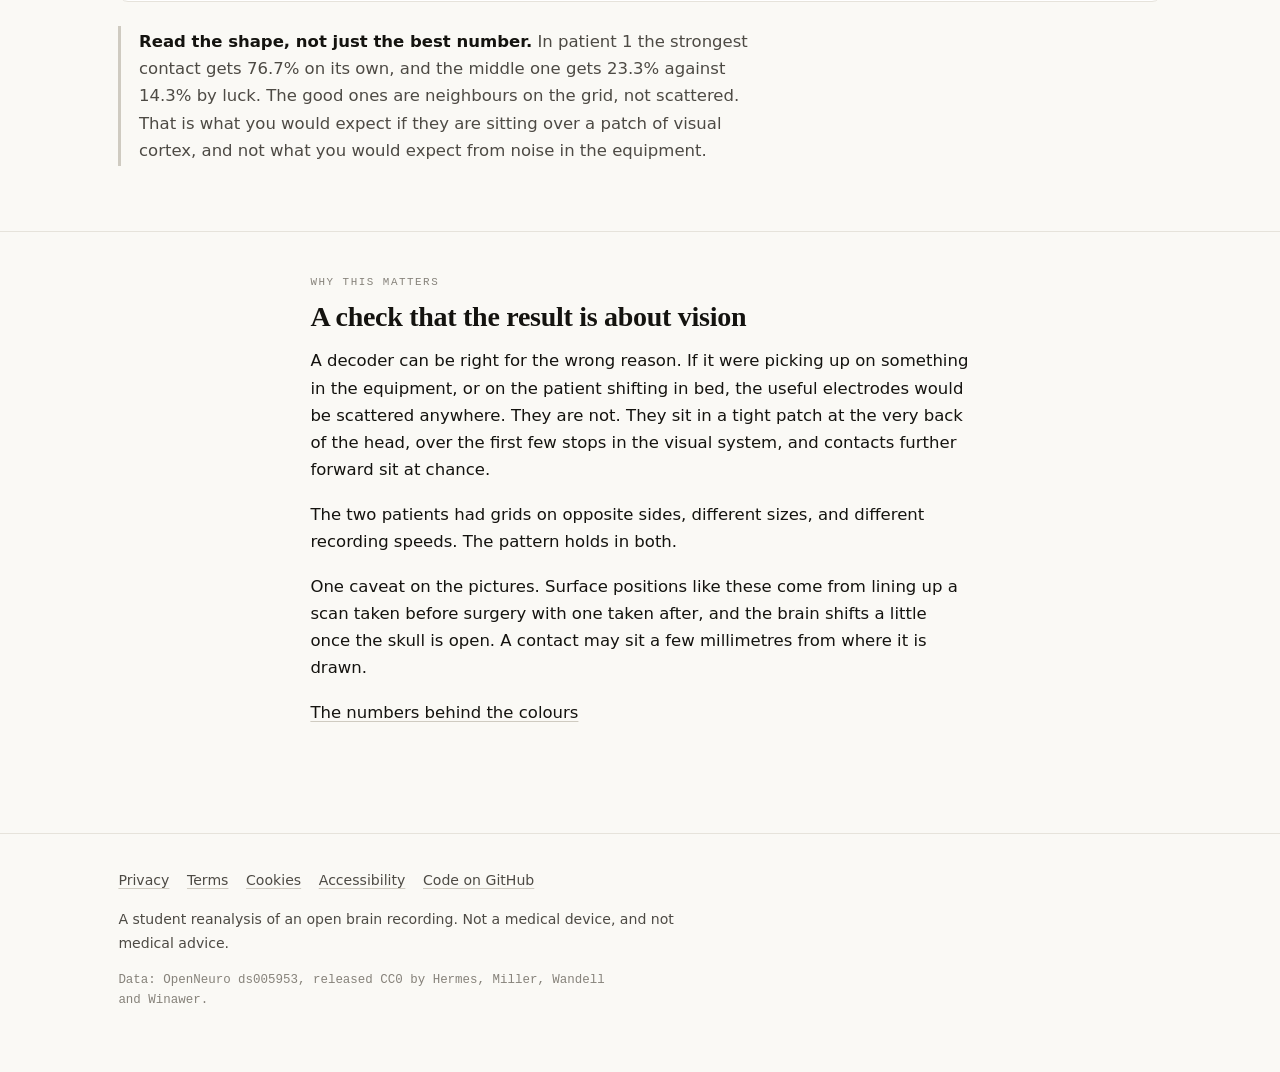
<file: site/public/brain.html>
<!doctype html>
<html lang="en">
<head>
<meta charset="utf-8">
<meta name="viewport" content="width=device-width, initial-scale=1">
<title>3D brain · NeuroLink</title>
<meta name="description" content="Both patients' brain surfaces with every electrode where it really sat, coloured by how well that one contact decodes on its own.">
<link rel="icon" href="data:image/svg+xml,<svg xmlns='http://www.w3.org/2000/svg' viewBox='0 0 100 100'><text y='.9em' font-size='88'>🧠</text></svg>">
<link rel="stylesheet" href="assets/site.css">
</head>
<body>
<main id="main">
<div class="wrap hero">
  <p class="eyebrow">Viewer · drag to turn, scroll to zoom</p>
  <h1>Where on the brain the signal actually is</h1>
  <p class="lede">
    These are the real brain surfaces, rebuilt from each patient's own scan, with every
    electrode sitting where the surgeons put it. Colour is how well that single contact does
    on its own at telling the seven pattern types apart. Click one to see its numbers.
  </p>
</div>

<section>
  <div class="wrap">
    <div class="controls">
      <label class="field">Patient
        <select id="subSel"></select>
      </label>
      <label class="field">View
        <select id="viewSel">
          <option value="back">from behind</option>
          <option value="side">from the side</option>
          <option value="under">from underneath</option>
          <option value="top">from above</option>
        </select>
      </label>
      <button type="button" id="spin">Start spinning</button>
      <button type="button" id="reset">Reset</button>
    </div>

    <div class="grid2" style="grid-template-columns:1.7fr 1fr;gap:1.2rem;align-items:start">
      <div>
        <canvas id="brainCanvas" aria-label="Rotatable 3D brain with electrodes"></canvas>
        <div id="glFallback" hidden>
          <p class="note flag">
            Your browser could not start 3D graphics, so here are fixed pictures of the same
            thing instead. Everything they show is also in the table and chart below.
          </p>
          <div class="grid3" id="fallbackImgs"></div>
        </div>
        <div class="legend" id="colorLegend" style="margin-top:.7rem"></div>
        <p style="font-size:.83rem;color:var(--ink-2);margin-top:.5rem">
          Keyboard: tab to the canvas, then arrow keys to turn it and plus or minus to zoom.
        </p>
      </div>
      <div>
        <div class="card">
          <p class="kicker">Selected contact</p>
          <div class="kv" id="pickKv">
            <div><span>none yet</span><span>click a dot</span></div>
          </div>
        </div>
        <div class="card" style="margin-top:1rem">
          <p class="kicker">This patient</p>
          <div class="kv" id="subKv"></div>
        </div>
      </div>
    </div>

    <div class="chart" id="rankChart"></div>
    <p class="note" id="anatNote"></p>
  </div>
</section>

<section>
  <div class="wrap narrow">
    <p class="kicker">Why this matters</p>
    <h2>A check that the result is about vision</h2>
    <p>
      A decoder can be right for the wrong reason. If it were picking up on something in the
      equipment, or on the patient shifting in bed, the useful electrodes would be scattered
      anywhere. They are not. They sit in a tight patch at the very back of the head, over the
      first few stops in the visual system, and contacts further forward sit at chance.
    </p>
    <p>
      The two patients had grids on opposite sides, different sizes, and different recording
      speeds. The pattern holds in both.
    </p>
    <p>
      One caveat on the pictures. Surface positions like these come from lining up a scan taken
      before surgery with one taken after, and the brain shifts a little once the skull is
      open. A contact may sit a few millimetres from where it is drawn.
    </p>
    <p><a href="results.html">The numbers behind the colours</a></p>
  </div>
</section>
</main>

<script type="module">
import * as THREE from "./lib/three.module.min.js";
import { mountChrome, loadJSON, el, fmt, pct, cssVar } from "./assets/shell.js";
import { barChart } from "./assets/charts.js";
mountChrome("brain.html");

const B = await loadJSON("brain.json");
const subs = Object.keys(B);
const subSel = document.getElementById("subSel");
subs.forEach(s => subSel.append(el("option", { value: s }, s.replace("sub-0", "Patient "))));

const canvas = document.getElementById("brainCanvas");

/* Some machines have WebGL turned off or blocked. Fall back to the rendered
   stills rather than showing a blank rectangle. */
let renderer = null;
try {
  renderer = new THREE.WebGLRenderer({ canvas, antialias: true, alpha: false });
} catch (err) {
  showFallback(err);
}
function showFallback() {
  canvas.hidden = true;
  document.getElementById("spin").disabled = true;
  document.getElementById("viewSel").disabled = true;
  document.getElementById("reset").disabled = true;
  const box = document.getElementById("glFallback");
  box.hidden = false;
  const sub = document.getElementById("subSel").value || "sub-01";
  document.getElementById("fallbackImgs").replaceChildren(
    ...["posterior", "lateral", "ventral"].map(v =>
      el("figure", { style: "margin:0" },
        el("img", { src: `figures/brain_${sub}_${v}.png`, loading: "lazy",
          alt: `${sub.replace("sub-0", "Patient ")} brain seen from ${v === "posterior" ? "behind" : v === "lateral" ? "the side" : "underneath"}, electrodes coloured by how well each one decodes alone.` }),
        el("figcaption", {}, v === "posterior" ? "from behind" : v === "lateral" ? "from the side" : "from underneath"))));
}
if (!renderer) { /* stills are up; the charts below still build */ }
if (renderer) renderer.setPixelRatio(Math.min(devicePixelRatio, 2));
const scene = new THREE.Scene();
const camera = new THREE.PerspectiveCamera(35, 1, 1, 4000);
const root = new THREE.Group();
scene.add(root);

const key = new THREE.DirectionalLight(0xffffff, 1.5);
key.position.set(-1, 0.7, 1.2);
const fill = new THREE.DirectionalLight(0xffffff, 0.55);
fill.position.set(1, -0.4, -0.9);
scene.add(key, fill, new THREE.AmbientLight(0xffffff, 0.55));

let current = null, spinning = false;
let yaw = 0, pitch = 0, dist = 320;

/* one hue, light to dark, matching the site's sequential ramp */
const RAMP = ["#cde2fb", "#9ec5f4", "#6da7ec", "#3987e5", "#256abf", "#184f95", "#0d366b"];
function rampColor(t) {
  const i = Math.max(0, Math.min(RAMP.length - 1, Math.round(t * (RAMP.length - 1))));
  return new THREE.Color(RAMP[i]);
}

function build(sub) {
  while (root.children.length) {
    const c = root.children.pop();
    c.geometry?.dispose(); c.material?.dispose();
  }
  const d = B[sub];
  const geo = new THREE.BufferGeometry();
  geo.setAttribute("position", new THREE.Float32BufferAttribute(d.vertices, 3));
  geo.setAttribute("normal", new THREE.Float32BufferAttribute(d.normals, 3));
  geo.setIndex(d.faces);
  const dark = getComputedStyle(document.documentElement).getPropertyValue("--page").trim() === "#100f0d"
    || document.documentElement.getAttribute("data-theme") === "dark"
    || (!document.documentElement.getAttribute("data-theme") && matchMedia("(prefers-color-scheme: dark)").matches);
  const cortex = new THREE.Mesh(geo, new THREE.MeshLambertMaterial({
    color: dark ? 0x9a938a : 0xd8d2c9, side: THREE.DoubleSide, flatShading: false,
  }));
  root.add(cortex);

  const accs = d.electrodes.map(e => e.acc);
  const lo = Math.min(...accs), hi = Math.max(...accs);
  const sphere = new THREE.SphereGeometry(2.4, 20, 16);
  d.electrodes.forEach((e, i) => {
    const m = new THREE.Mesh(sphere, new THREE.MeshLambertMaterial({
      color: rampColor((e.acc - lo) / (hi - lo || 1)),
    }));
    m.position.set(e.xyz[0], e.xyz[1], e.xyz[2]);
    m.userData = { i, ...e, lo, hi };
    root.add(m);
  });

  const c = d.centre;
  root.position.set(-c[0], -c[1], -c[2]);
  current = { sub, d, lo, hi };
  setView("back", d.hemi);
  if (renderer) renderer.setClearColor(new THREE.Color(cssVar("--surface")), 1);
  else showFallback();

  /* legend */
  document.getElementById("colorLegend").replaceChildren(
    el("span", {}, "worse ", ...RAMP.map(c2 =>
      el("i", { style: `background:${c2};width:1.3rem;border-radius:0` })), " better"),
    el("span", {}, `${pct(lo, 0)} to ${pct(hi, 0)} correct, chance ${pct(d.chance, 0)}`));

  const sorted = [...d.electrodes].sort((a, b) => b.acc - a.acc);
  document.getElementById("subKv").replaceChildren(
    el("div", {}, el("span", {}, "side of the head"), el("span", {}, d.hemi === "R" ? "right" : "left")),
    el("div", {}, el("span", {}, "contacts used"), el("span", {}, String(d.electrodes.length))),
    el("div", {}, el("span", {}, "best single contact"), el("span", {}, pct(hi, 1))),
    el("div", {}, el("span", {}, "middle contact"), el("span", {}, pct(sorted[Math.floor(sorted.length / 2)].acc, 1))),
    el("div", {}, el("span", {}, "by luck alone"), el("span", {}, pct(d.chance, 1))));

  barChart(document.getElementById("rankChart"), {
    title: "Every contact on its own, best first",
    sub: `${sub.replace("sub-0", "Patient ")}. Each bar is one electrode used alone to tell the seven kinds apart.`,
    series: sorted.slice(0, 24).map(e => ({
      label: e.name, value: e.acc, color: `#${rampColor((e.acc - lo) / (hi - lo || 1)).getHexString()}`,
    })),
    chance: d.chance, yLabel: "share correct", max: Math.min(1, hi * 1.2),
    fmt: v => (v * 100).toFixed(0) + "%", height: 250,
  });

  const anat = document.getElementById("anatNote");
  anat.innerHTML = `<strong>Read the shape, not just the best number.</strong> In
    ${sub.replace("sub-0", "patient ")} the strongest contact gets ${pct(hi, 1)} on its own,
    and the middle one gets ${pct(sorted[Math.floor(sorted.length / 2)].acc, 1)} against
    ${pct(d.chance, 1)} by luck. The good ones are neighbours on the grid, not scattered.
    That is what you would expect if they are sitting over a patch of visual cortex, and not
    what you would expect from noise in the equipment.`;
}

function setView(which, hemi) {
  const side = hemi === "R" ? 1 : -1;
  const map = {
    back: [0, 0], side: [side * Math.PI / 2, 0],
    under: [0, -Math.PI / 2 + 0.25], top: [0, Math.PI / 2 - 0.25],
  };
  [yaw, pitch] = map[which] || map.back;
}

function resize() {
  if (!renderer) return;
  const w = canvas.clientWidth, h = canvas.clientHeight;
  if (!w || !h) return;
  renderer.setSize(w, h, false);
  camera.aspect = w / h; camera.updateProjectionMatrix();
}
new ResizeObserver(resize).observe(canvas);

function frame() {
  if (!renderer) return;
  if (spinning) yaw += 0.004;
  camera.position.set(
    dist * Math.cos(pitch) * Math.sin(yaw),
    dist * Math.sin(pitch),
    dist * Math.cos(pitch) * Math.cos(yaw));
  camera.up.set(0, 1, 0);
  camera.lookAt(0, 0, 0);
  key.position.copy(camera.position).multiplyScalar(0.01).add(new THREE.Vector3(-40, 30, 40));
  renderer.render(scene, camera);
  requestAnimationFrame(frame);
}

/* drag, wheel, touch, keyboard */
let dragging = false, lx = 0, ly = 0;
canvas.addEventListener("pointerdown", e => { dragging = true; lx = e.clientX; ly = e.clientY; canvas.setPointerCapture(e.pointerId); });
canvas.addEventListener("pointerup", e => { dragging = false; canvas.releasePointerCapture(e.pointerId); });
canvas.addEventListener("pointermove", e => {
  if (!dragging) return;
  yaw -= (e.clientX - lx) * 0.008;
  pitch = Math.max(-1.45, Math.min(1.45, pitch + (e.clientY - ly) * 0.008));
  lx = e.clientX; ly = e.clientY;
});
canvas.addEventListener("wheel", e => {
  e.preventDefault();
  dist = Math.max(150, Math.min(700, dist + e.deltaY * 0.4));
}, { passive: false });
canvas.tabIndex = 0;
canvas.addEventListener("keydown", e => {
  const k = { ArrowLeft: () => yaw += 0.12, ArrowRight: () => yaw -= 0.12,
              ArrowUp: () => pitch = Math.min(1.45, pitch + 0.1),
              ArrowDown: () => pitch = Math.max(-1.45, pitch - 0.1),
              "+": () => dist = Math.max(150, dist - 25), "=": () => dist = Math.max(150, dist - 25),
              "-": () => dist = Math.min(700, dist + 25) }[e.key];
  if (k) { e.preventDefault(); k(); }
});

/* click to pick an electrode */
const ray = new THREE.Raycaster();
canvas.addEventListener("click", e => {
  const r = canvas.getBoundingClientRect();
  const p = new THREE.Vector2(((e.clientX - r.left) / r.width) * 2 - 1,
                              -((e.clientY - r.top) / r.height) * 2 + 1);
  ray.setFromCamera(p, camera);
  const hits = ray.intersectObjects(root.children.slice(1), false);
  if (!hits.length) return;
  const u = hits[0].object.userData;
  document.getElementById("pickKv").replaceChildren(
    el("div", {}, el("span", {}, "contact"), el("span", {}, u.name)),
    el("div", {}, el("span", {}, "on its own"), el("span", {}, pct(u.acc, 1))),
    el("div", {}, el("span", {}, "by luck"), el("span", {}, pct(current.d.chance, 1))),
    el("div", {}, el("span", {}, "times better"), el("span", {}, fmt(u.acc / current.d.chance, 1) + "×")),
    el("div", {}, el("span", {}, "position (mm)"),
      el("span", {}, u.xyz.map(v => v.toFixed(0)).join(", "))));
});

subSel.onchange = () => build(subSel.value);
document.getElementById("viewSel").onchange = e => setView(e.target.value, current.d.hemi);
document.getElementById("spin").onclick = e => {
  spinning = !spinning;
  e.target.textContent = spinning ? "Stop spinning" : "Start spinning";
};
document.getElementById("reset").onclick = () => { dist = 320; setView("back", current.d.hemi); };
document.addEventListener("themechange", () => build(subSel.value));

build(subs[0]);
resize();
frame();
if (matchMedia("(prefers-reduced-motion: reduce)").matches) spinning = false;
</script>
</body>
</html>
</file>
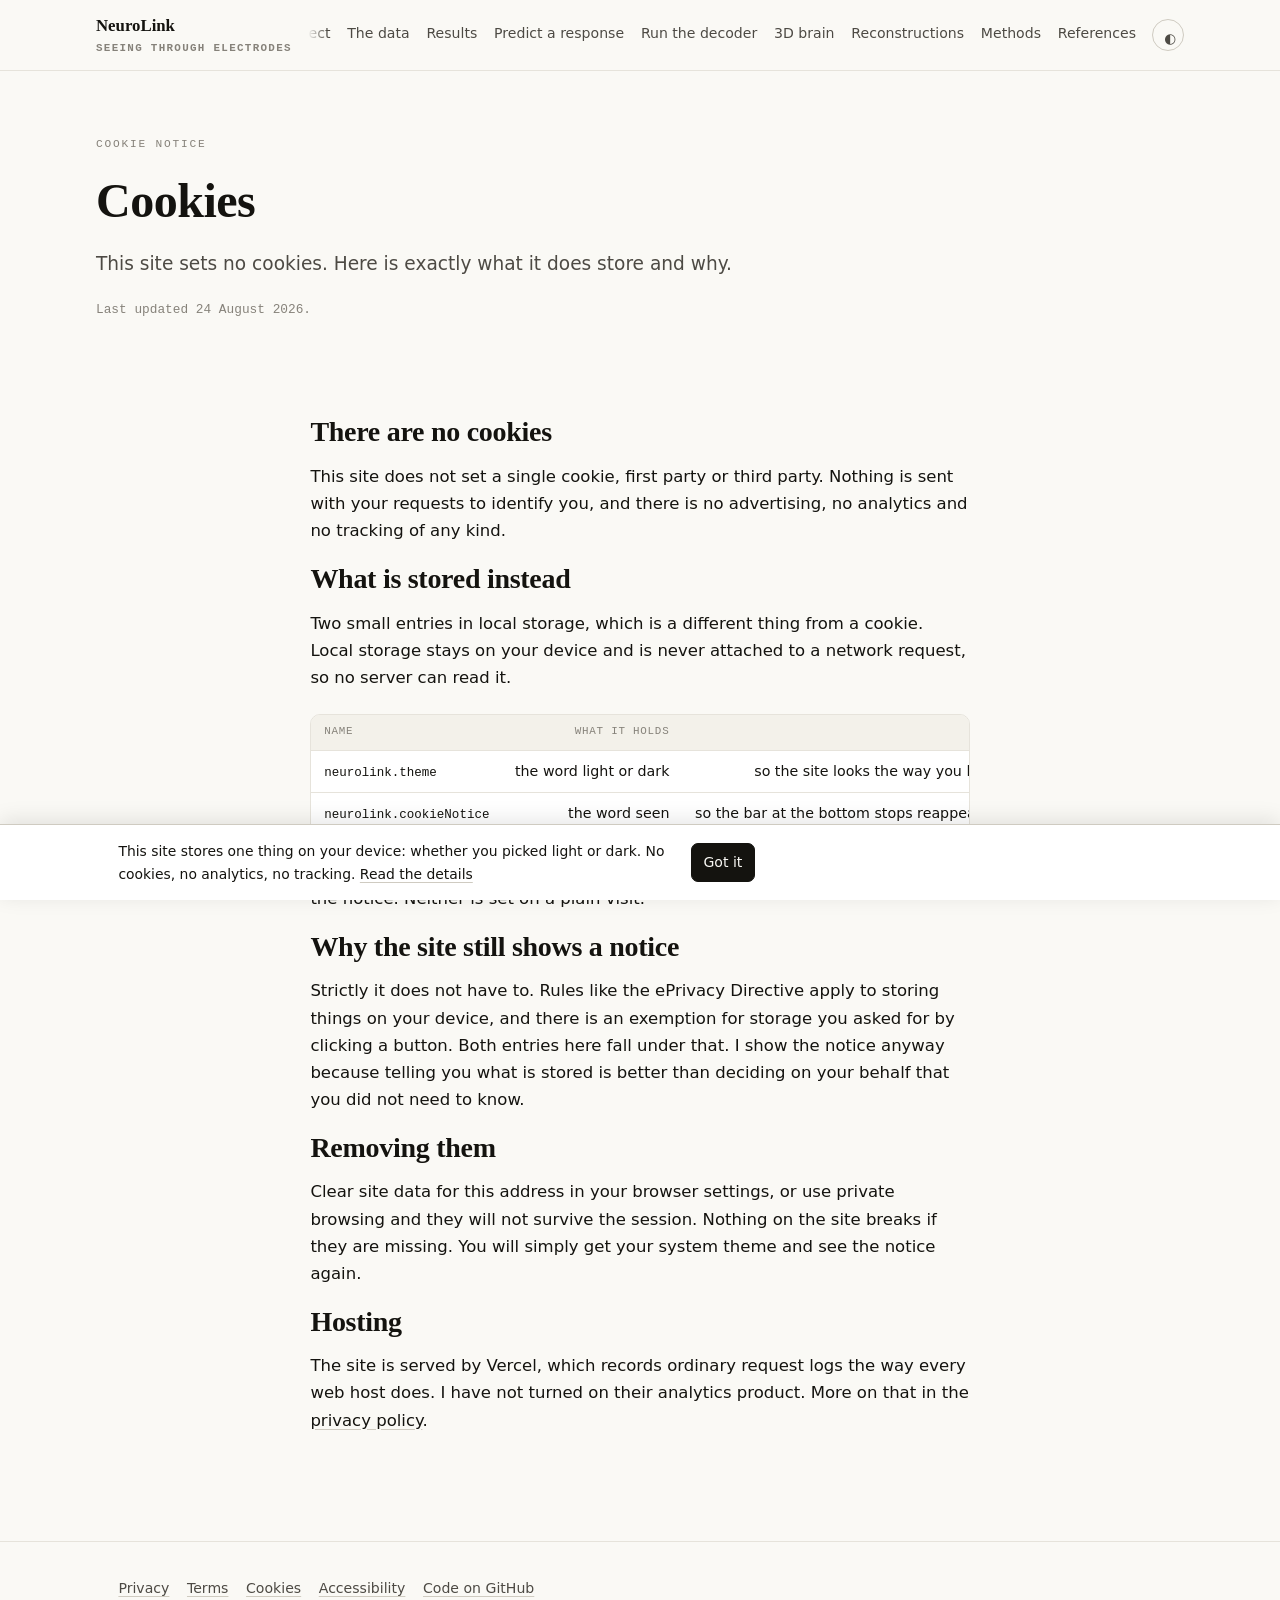
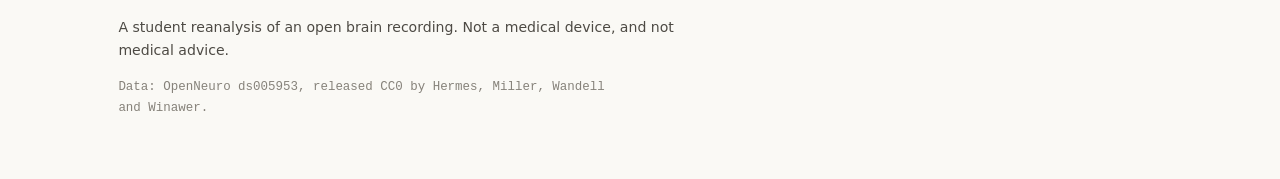
<file: site/public/cookies.html>
<!doctype html>
<html lang="en">
<head>
<meta charset="utf-8">
<meta name="viewport" content="width=device-width, initial-scale=1">
<title>Cookies · NeuroLink</title>
<meta name="description" content="This site sets no cookies. Here is exactly what it does store and why.">
<meta name="robots" content="index,follow">
<link rel="icon" href="data:image/svg+xml,<svg xmlns='http://www.w3.org/2000/svg' viewBox='0 0 100 100'><text y='.9em' font-size='88'>🧠</text></svg>">
<link rel="stylesheet" href="assets/site.css">
</head>
<body>
<main id="main">
<div class="wrap hero">
  <p class="eyebrow">Cookie notice</p>
  <h1>Cookies</h1>
  <p class="lede">This site sets no cookies. Here is exactly what it does store and why.</p>
  <p class="mono" style="color:var(--muted);font-size:.8rem">Last updated 24 August 2026.</p>
</div>
<section><div class="wrap narrow">

<h2>There are no cookies</h2>
<p>
  This site does not set a single cookie, first party or third party. Nothing is sent with your
  requests to identify you, and there is no advertising, no analytics and no tracking of any
  kind.
</p>

<h2>What is stored instead</h2>
<p>
  Two small entries in local storage, which is a different thing from a cookie. Local storage
  stays on your device and is never attached to a network request, so no server can read it.
</p>
<div class="tscroll"><table>
<thead><tr><th>Name</th><th>What it holds</th><th>Why</th><th>How long</th></tr></thead>
<tbody>
<tr><td><code>neurolink.theme</code></td><td>the word light or dark</td><td>so the site looks the way you left it</td><td>until you clear it</td></tr>
<tr><td><code>neurolink.cookieNotice</code></td><td>the word seen</td><td>so the bar at the bottom stops reappearing</td><td>until you clear it</td></tr>
</tbody>
</table></div>
<p>
  Both are set only when you actually do something: pick a theme, or dismiss the notice. Neither
  is set on a plain visit.
</p>

<h2>Why the site still shows a notice</h2>
<p>
  Strictly it does not have to. Rules like the ePrivacy Directive apply to storing things on
  your device, and there is an exemption for storage you asked for by clicking a button.
  Both entries here fall under that. I show the notice anyway because telling you what is stored
  is better than deciding on your behalf that you did not need to know.
</p>

<h2>Removing them</h2>
<p>
  Clear site data for this address in your browser settings, or use private browsing and they
  will not survive the session. Nothing on the site breaks if they are missing. You will simply
  get your system theme and see the notice again.
</p>

<h2>Hosting</h2>
<p>
  The site is served by Vercel, which records ordinary request logs the way every web host does.
  I have not turned on their analytics product. More on that in the
  <a href="privacy.html">privacy policy</a>.
</p>
</div></section>
</main>
<script type="module">
import { mountChrome } from "./assets/shell.js";
mountChrome("cookies.html");
</script>
</body>
</html>
</file>
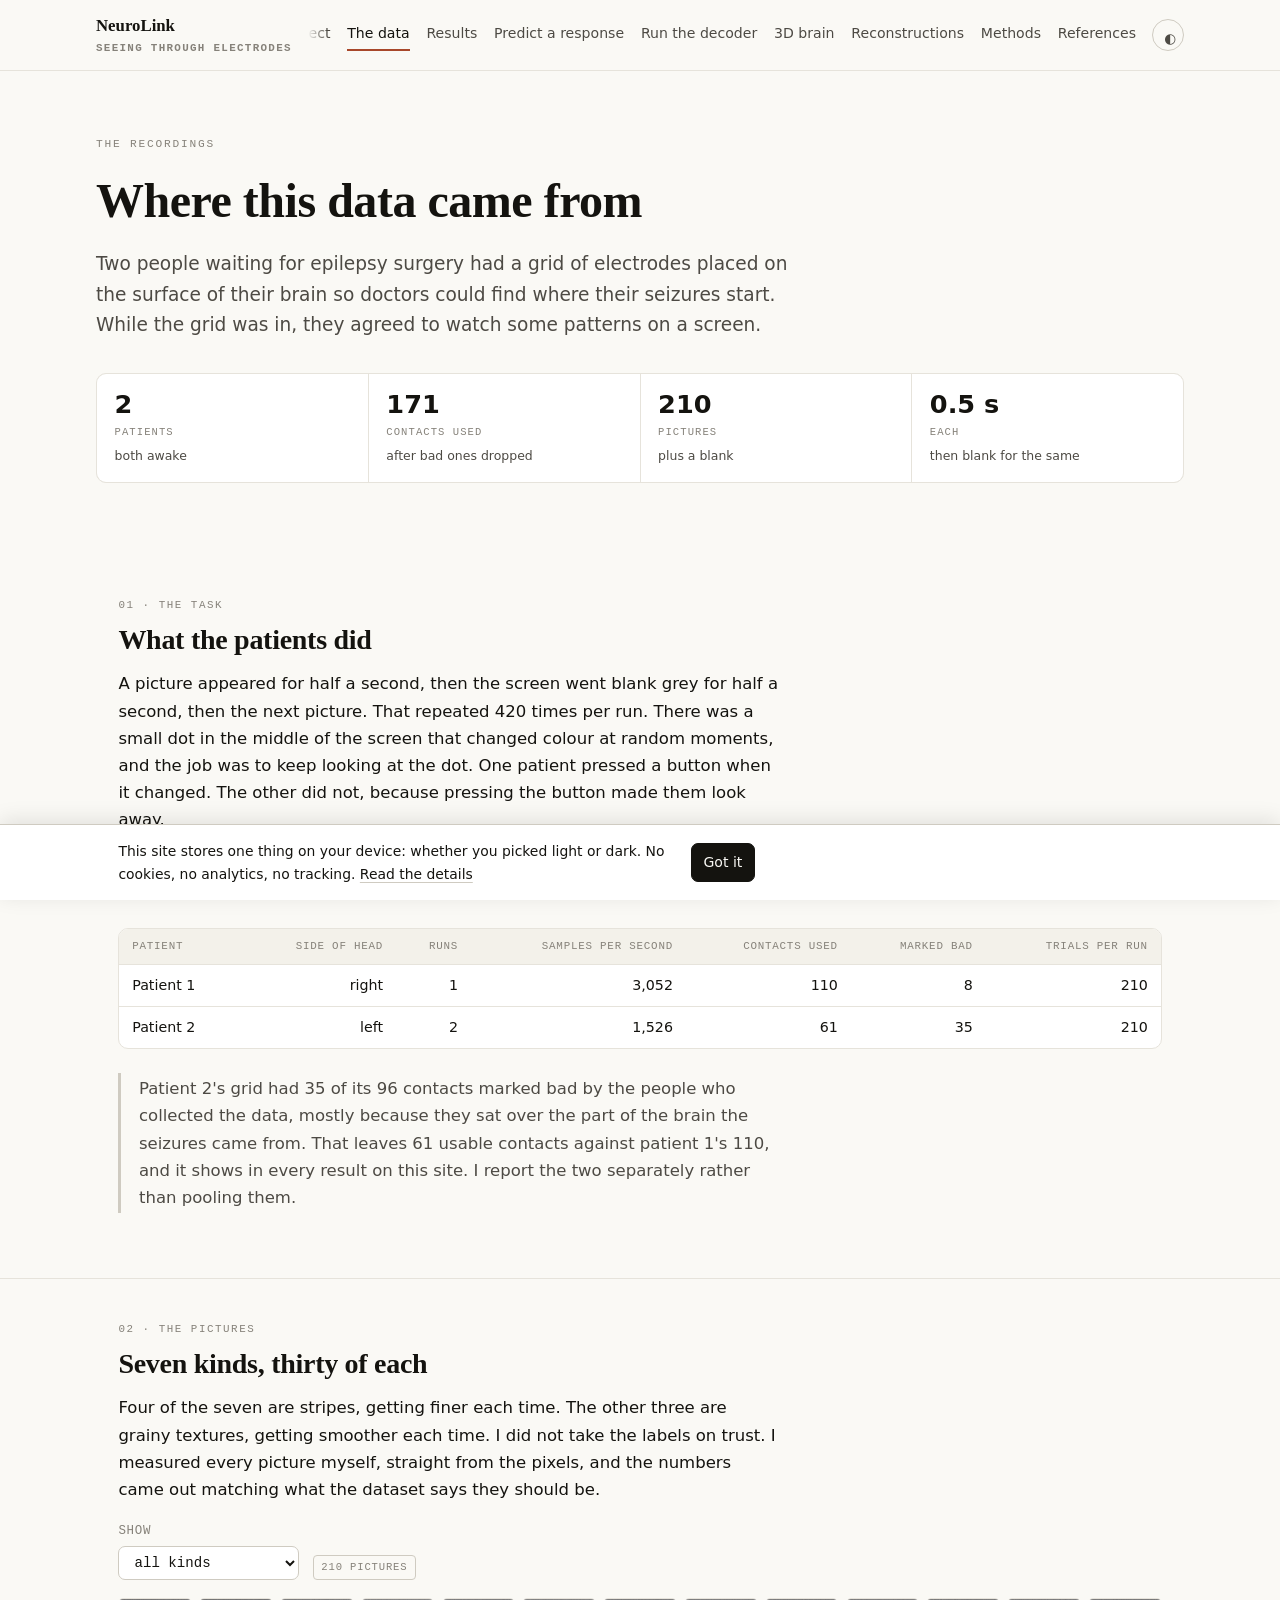
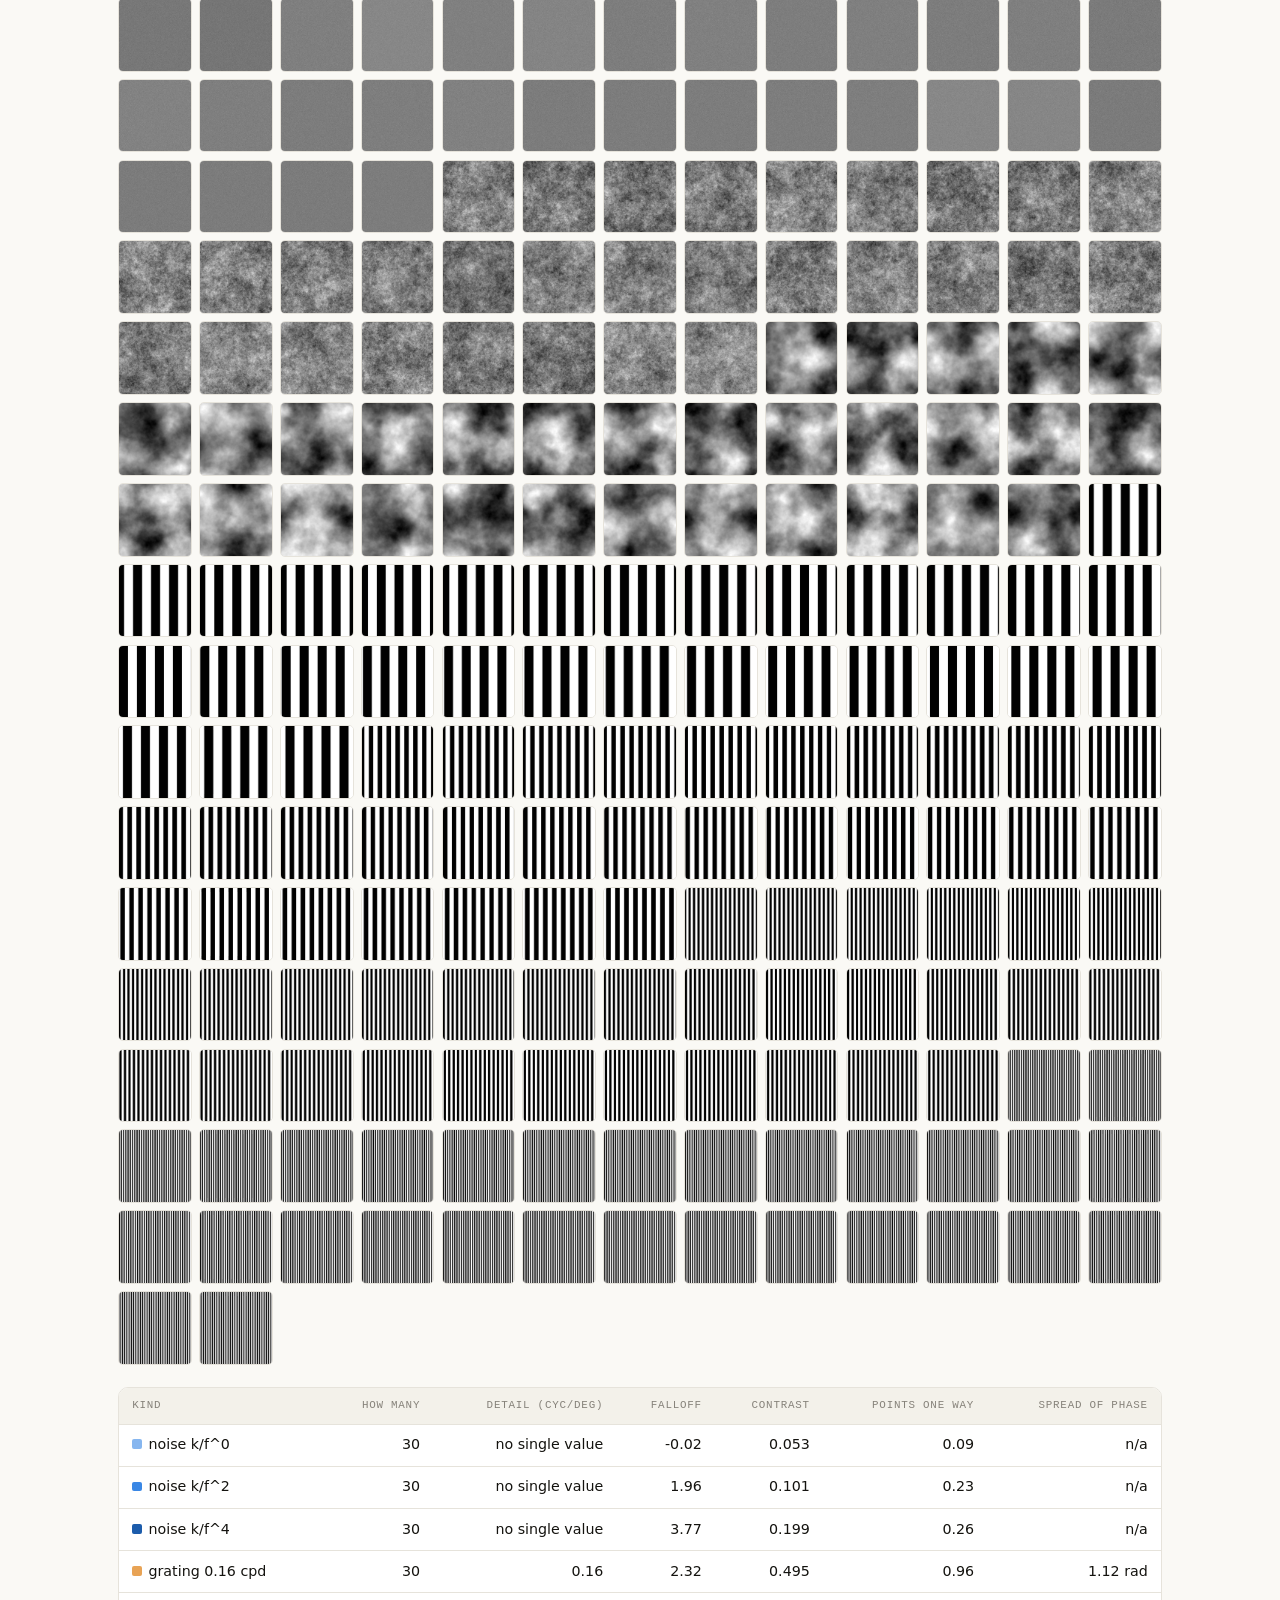
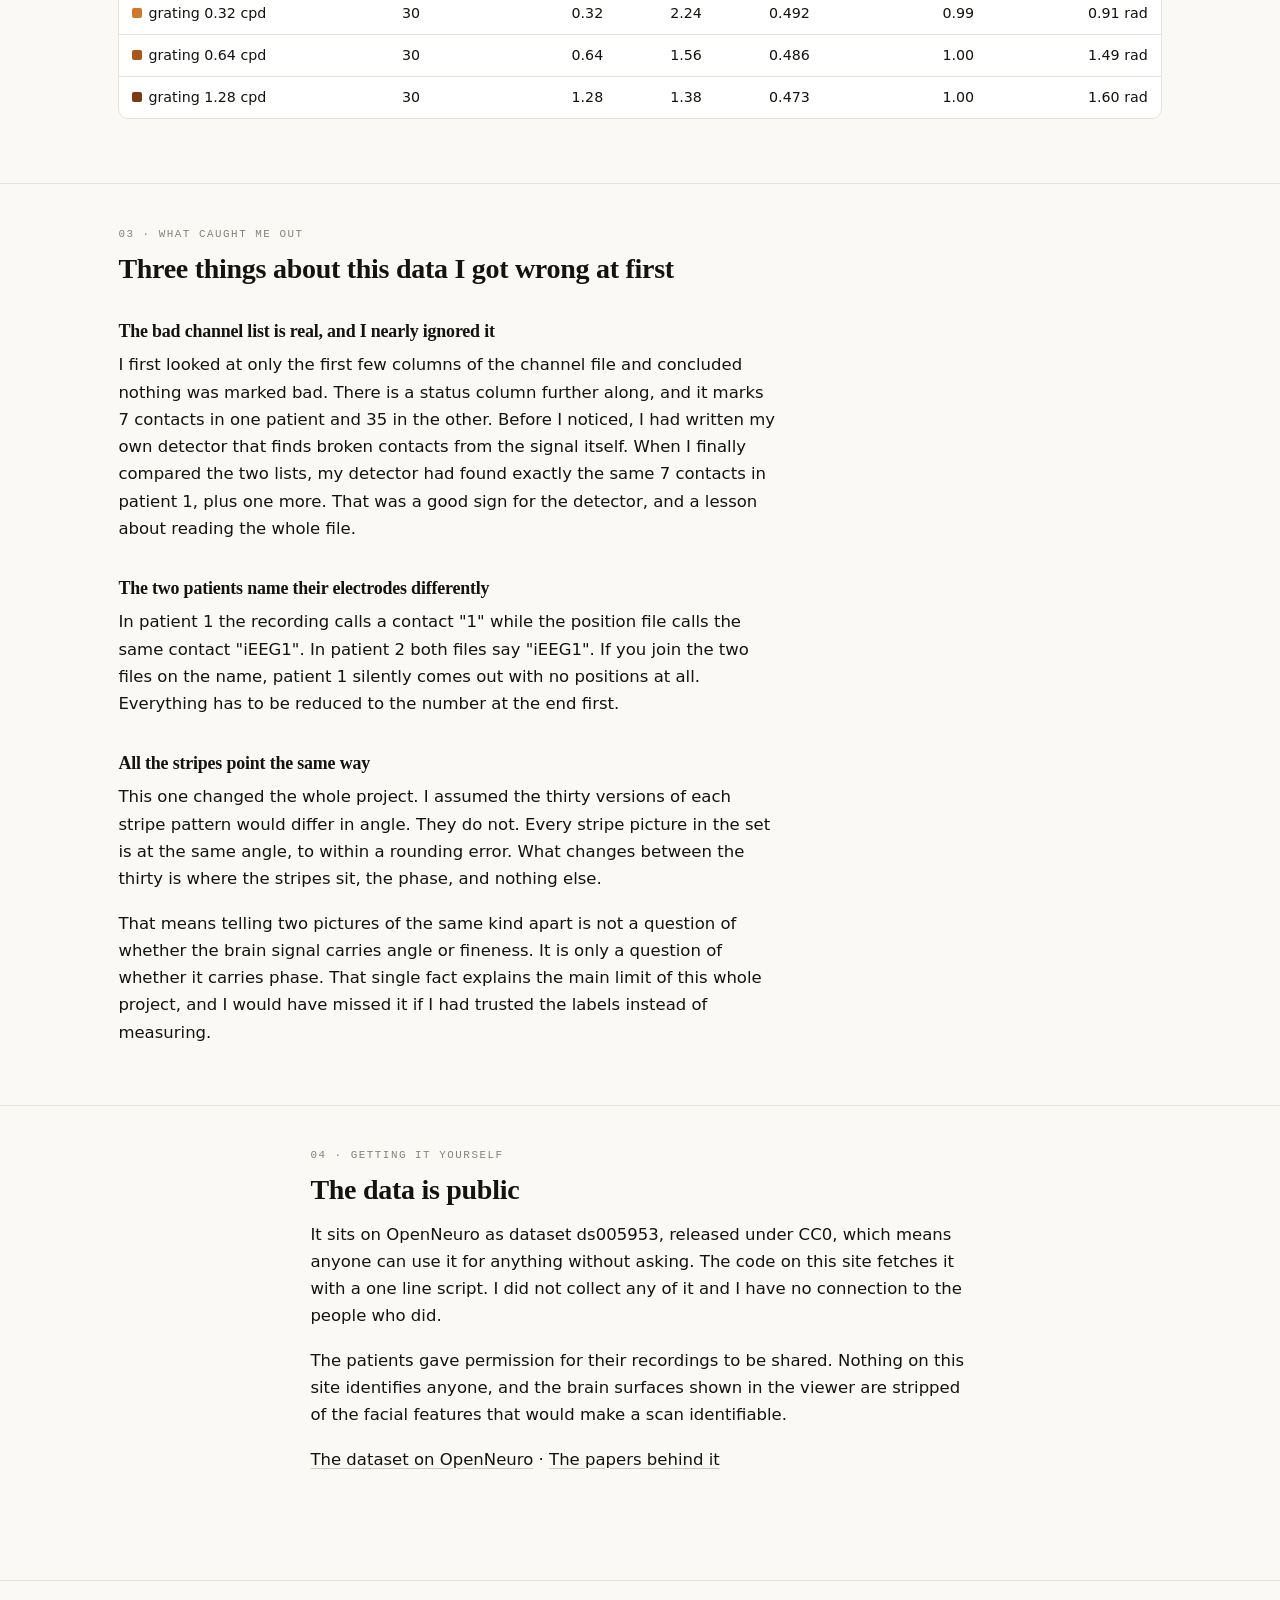
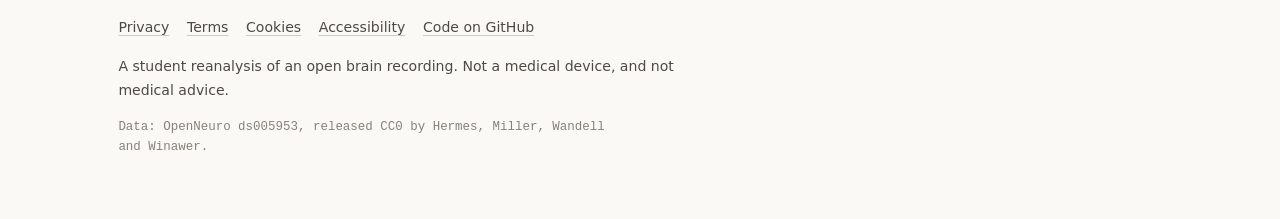
<file: site/public/data.html>
<!doctype html>
<html lang="en">
<head>
<meta charset="utf-8">
<meta name="viewport" content="width=device-width, initial-scale=1">
<title>The data · NeuroLink</title>
<meta name="description" content="Where the recordings came from, what the patients saw, and the things about this dataset that caught me out.">
<link rel="icon" href="data:image/svg+xml,<svg xmlns='http://www.w3.org/2000/svg' viewBox='0 0 100 100'><text y='.9em' font-size='88'>🧠</text></svg>">
<link rel="stylesheet" href="assets/site.css">
</head>
<body>
<main id="main">
<div class="wrap hero">
  <p class="eyebrow">The recordings</p>
  <h1>Where this data came from</h1>
  <p class="lede">
    Two people waiting for epilepsy surgery had a grid of electrodes placed on the surface of
    their brain so doctors could find where their seizures start. While the grid was in, they
    agreed to watch some patterns on a screen.
  </p>
  <div class="stats" id="dsStats"></div>
</div>

<section>
  <div class="wrap">
    <p class="kicker">01 · The task</p>
    <h2>What the patients did</h2>
    <p>
      A picture appeared for half a second, then the screen went blank grey for half a second,
      then the next picture. That repeated 420 times per run. There was a small dot in the
      middle of the screen that changed colour at random moments, and the job was to keep
      looking at the dot. One patient pressed a button when it changed. The other did not,
      because pressing the button made them look away.
    </p>
    <p>
      The pictures filled about 25 degrees of the visual field, which is roughly what a dinner
      plate covers at arm's length.
    </p>
    <div class="tscroll"><table id="subTable"></table></div>
    <p class="note">
      Patient 2's grid had 35 of its 96 contacts marked bad by the people who collected the
      data, mostly because they sat over the part of the brain the seizures came from. That
      leaves 61 usable contacts against patient 1's 110, and it shows in every result on this
      site. I report the two separately rather than pooling them.
    </p>
  </div>
</section>

<section>
  <div class="wrap">
    <p class="kicker">02 · The pictures</p>
    <h2>Seven kinds, thirty of each</h2>
    <p>
      Four of the seven are stripes, getting finer each time. The other three are grainy
      textures, getting smoother each time. I did not take the labels on trust. I measured
      every picture myself, straight from the pixels, and the numbers came out matching what
      the dataset says they should be.
    </p>
    <div class="controls">
      <label class="field">Show
        <select id="galCond"></select>
      </label>
      <span class="badge" id="galCount"></span>
    </div>
    <div class="thumbs" id="gallery"></div>
    <div class="card" id="stimDetail" style="margin-top:1rem" hidden></div>
    <div class="tscroll"><table id="stimTable"></table></div>
  </div>
</section>

<section>
  <div class="wrap">
    <p class="kicker">03 · What caught me out</p>
    <h2>Three things about this data I got wrong at first</h2>

    <h3>The bad channel list is real, and I nearly ignored it</h3>
    <p>
      I first looked at only the first few columns of the channel file and concluded nothing
      was marked bad. There is a status column further along, and it marks 7 contacts in one
      patient and 35 in the other. Before I noticed, I had written my own detector that finds
      broken contacts from the signal itself. When I finally compared the two lists, my
      detector had found exactly the same 7 contacts in patient 1, plus one more. That was a
      good sign for the detector, and a lesson about reading the whole file.
    </p>

    <h3>The two patients name their electrodes differently</h3>
    <p>
      In patient 1 the recording calls a contact "1" while the position file calls the same
      contact "iEEG1". In patient 2 both files say "iEEG1". If you join the two files on the
      name, patient 1 silently comes out with no positions at all. Everything has to be
      reduced to the number at the end first.
    </p>

    <h3>All the stripes point the same way</h3>
    <p>
      This one changed the whole project. I assumed the thirty versions of each stripe pattern
      would differ in angle. They do not. Every stripe picture in the set is at the same
      angle, to within a rounding error. What changes between the thirty is where the stripes
      sit, the phase, and nothing else.
    </p>
    <p>
      That means telling two pictures of the same kind apart is not a question of whether the
      brain signal carries angle or fineness. It is only a question of whether it carries
      phase. That single fact explains the main limit of this whole project, and I would have
      missed it if I had trusted the labels instead of measuring.
    </p>
  </div>
</section>

<section>
  <div class="wrap narrow">
    <p class="kicker">04 · Getting it yourself</p>
    <h2>The data is public</h2>
    <p>
      It sits on OpenNeuro as dataset ds005953, released under CC0, which means anyone can use
      it for anything without asking. The code on this site fetches it with a one line script.
      I did not collect any of it and I have no connection to the people who did.
    </p>
    <p>
      The patients gave permission for their recordings to be shared. Nothing on this site
      identifies anyone, and the brain surfaces shown in the viewer are stripped of the facial
      features that would make a scan identifiable.
    </p>
    <p>
      <a href="https://openneuro.org/datasets/ds005953" rel="noopener">The dataset on OpenNeuro</a>
      · <a href="references.html">The papers behind it</a>
    </p>
  </div>
</section>
</main>

<script type="module">
import { mountChrome, loadJSON, el, fmt, pct, condColor } from "./assets/shell.js";
mountChrome("data.html");

const R = await loadJSON("results.json");
const ST = await loadJSON("stimuli.json");
const labels = ST.labels;
const d = R.dataset;

const subs = Object.entries(d.subjects);
document.getElementById("dsStats").replaceChildren(
  el("div", { class: "stat" }, el("b", {}, String(subs.length)), el("span", {}, "patients"), el("em", {}, "both awake")),
  el("div", { class: "stat" }, el("b", {}, String(subs.reduce((a,[,s])=>a+s.n_good_channels,0))),
    el("span", {}, "contacts used"), el("em", {}, "after bad ones dropped")),
  el("div", { class: "stat" }, el("b", {}, String(d.n_images - 1)), el("span", {}, "pictures"), el("em", {}, "plus a blank")),
  el("div", { class: "stat" }, el("b", {}, d.stimulus_duration_s + " s"), el("span", {}, "each"), el("em", {}, "then blank for the same")));

document.getElementById("subTable").replaceChildren(
  el("thead", {}, el("tr", {}, ["Patient","Side of head","Runs","Samples per second","Contacts used","Marked bad","Trials per run"].map(h=>el("th",{},h)))),
  el("tbody", {}, subs.map(([k, s]) => el("tr", {},
    el("td", {}, k.replace("sub-0", "Patient ")),
    el("td", {}, s.hemi === "R" ? "right" : "left"),
    el("td", {}, String(s.runs.length)),
    el("td", {}, Math.round(s.sfreq).toLocaleString()),
    el("td", {}, String(s.n_good_channels)),
    el("td", {}, String(s.n_bad_channels)),
    el("td", {}, String(s.trials_per_run))))));

/* stimulus parameter table */
const sp = R.stimulus_parameters || [];
document.getElementById("stimTable").replaceChildren(
  el("thead", {}, el("tr", {}, ["Kind","How many","Detail (cyc/deg)","Falloff","Contrast","Points one way","Spread of phase"].map(h=>el("th",{},h)))),
  el("tbody", {}, sp.map(s => el("tr", {},
    el("td", {}, el("span", { class: "swatch", style: `background:${condColor(s.condition)}` }), s.label),
    el("td", {}, String(s.n)),
    el("td", {}, s.condition >= 4 ? fmt(s.spatial_freq_cpd, 2) : "no single value"),
    el("td", {}, fmt(s.noise_exponent, 2)),
    el("td", {}, fmt(s.rms_contrast, 3)),
    el("td", {}, fmt(s.orient_concentration, 2)),
    el("td", {}, s.condition >= 4 ? fmt(s.phase_sd_rad, 2) + " rad" : "n/a")))));

/* gallery */
const galCond = document.getElementById("galCond");
galCond.append(el("option", { value: "any" }, "all kinds"));
for (let c = 1; c <= 7; c++) galCond.append(el("option", { value: String(c) }, labels[c]));
const gallery = document.getElementById("gallery");
const detail = document.getElementById("stimDetail");

function fillGallery() {
  const want = galCond.value;
  const list = ST.stimuli.filter(s => s.cond <= 7 && (want === "any" || String(s.cond) === want));
  document.getElementById("galCount").textContent = `${list.length} pictures`;
  gallery.replaceChildren(...list.map(s => {
    const b = el("button", { class: "thumb", type: "button", "aria-pressed": "false",
      title: `${labels[s.cond]}, picture ${s.id}` },
      el("img", { src: `stim/${s.id}.png`, loading: "lazy", alt: `${labels[s.cond]}, picture ${s.id}` }));
    b.onclick = () => {
      gallery.querySelectorAll(".thumb").forEach(t => t.setAttribute("aria-pressed", "false"));
      b.setAttribute("aria-pressed", "true");
      detail.hidden = false;
      detail.replaceChildren(
        el("div", { style: "display:flex;gap:1.1rem;align-items:flex-start;flex-wrap:wrap" },
          el("img", { src: `stim/${s.id}.png`, width: 150, height: 150, alt: "",
            style: "border-radius:6px;border:1px solid var(--line)" }),
          el("div", { style: "min-width:15rem" },
            el("p", { style: "margin:0 0 .4rem;font-weight:600" },
              el("span", { class: "swatch", style: `background:${condColor(s.cond)}` }),
              `${labels[s.cond]}, picture ${s.id}`),
            el("div", { class: "kv" },
              el("div", {}, el("span", {}, "detail"), el("span", {}, s.sf === null ? "n/a" : fmt(s.sf, 2) + " cyc/deg")),
              el("div", {}, el("span", {}, "falloff"), el("span", {}, s.alpha === null ? "n/a" : fmt(s.alpha, 2))),
              el("div", {}, el("span", {}, "contrast"), el("span", {}, fmt(s.contrast, 3))),
              el("div", {}, el("span", {}, "points one way"), el("span", {}, fmt(s.conc, 2))),
              el("div", {}, el("span", {}, "phase"), el("span", {}, s.phase === null ? "n/a" : fmt(s.phase, 2) + " rad"))),
            el("p", { style: "margin:.7rem 0 0;font-size:.85rem" },
              el("a", { href: "analyse.html" }, "Run this through the response tool")))));
    };
    return b;
  }));
}
galCond.onchange = fillGallery;
fillGallery();
</script>
</body>
</html>
</file>
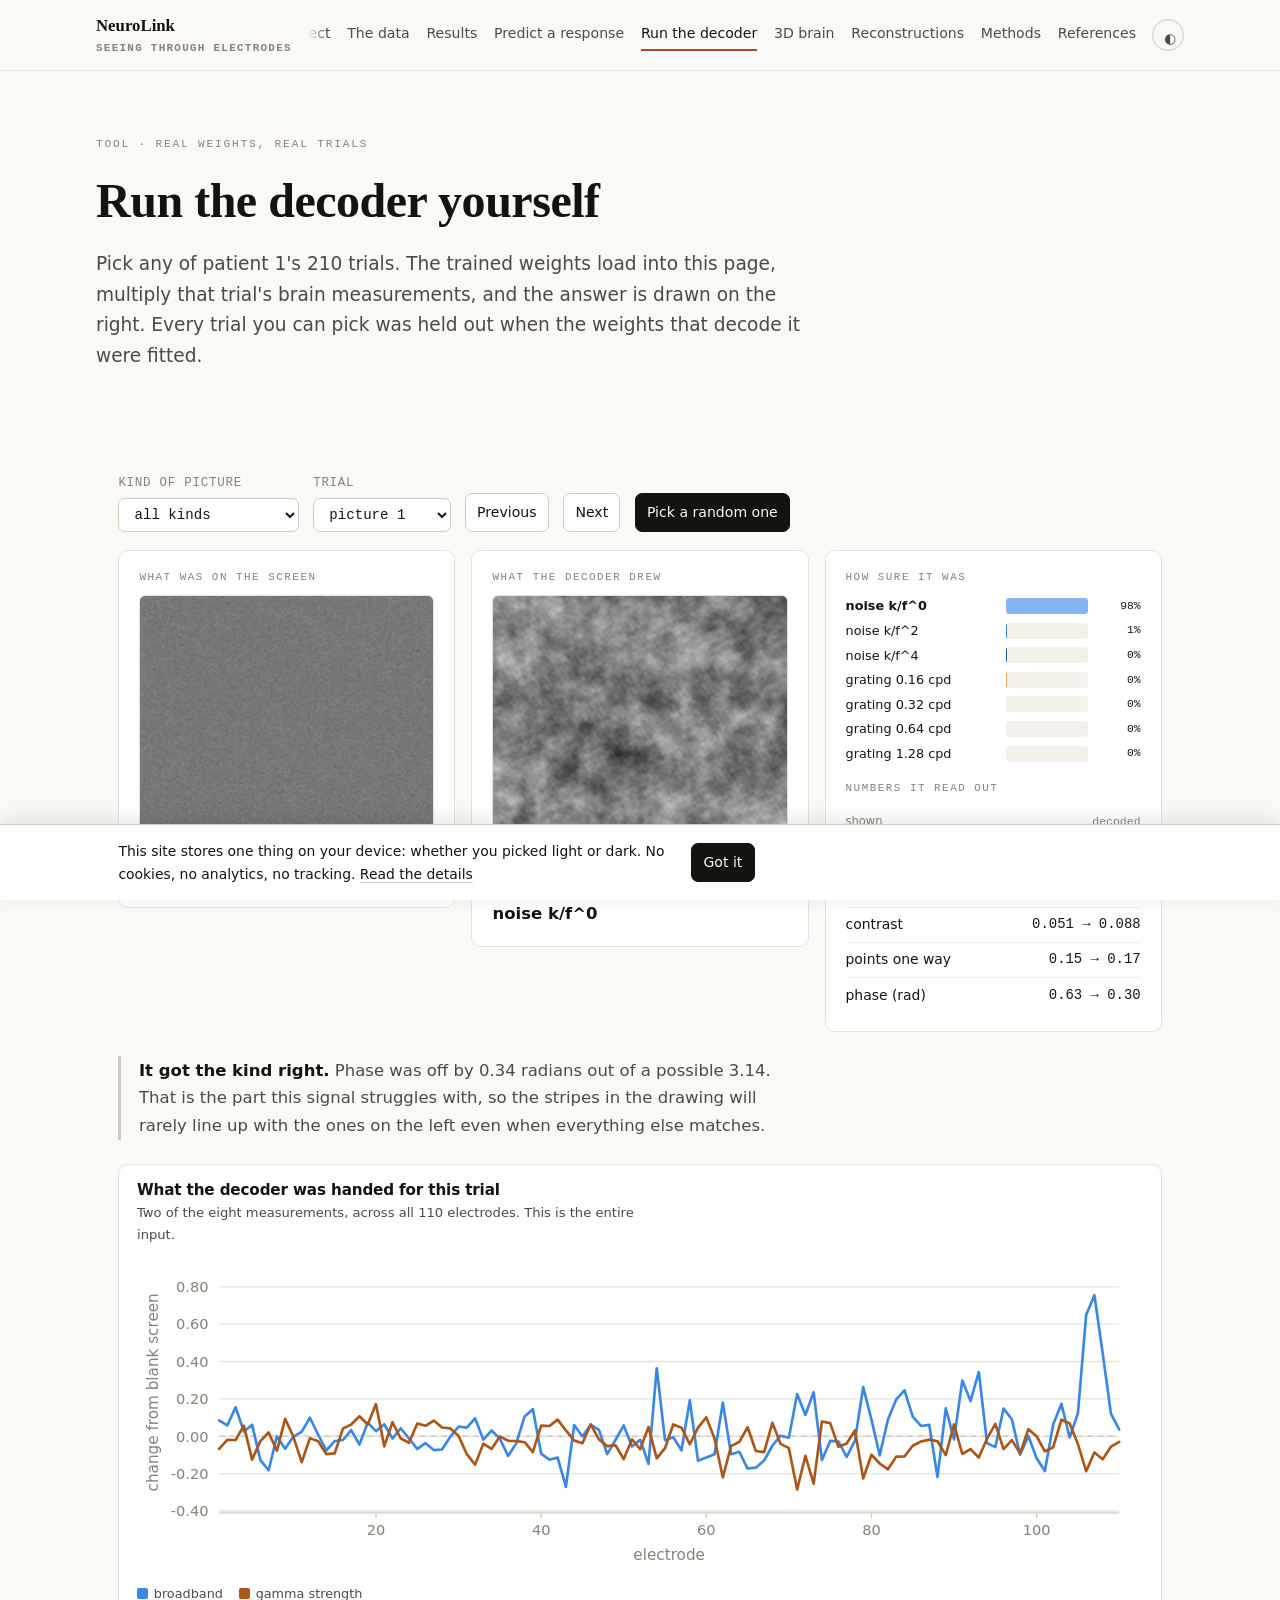
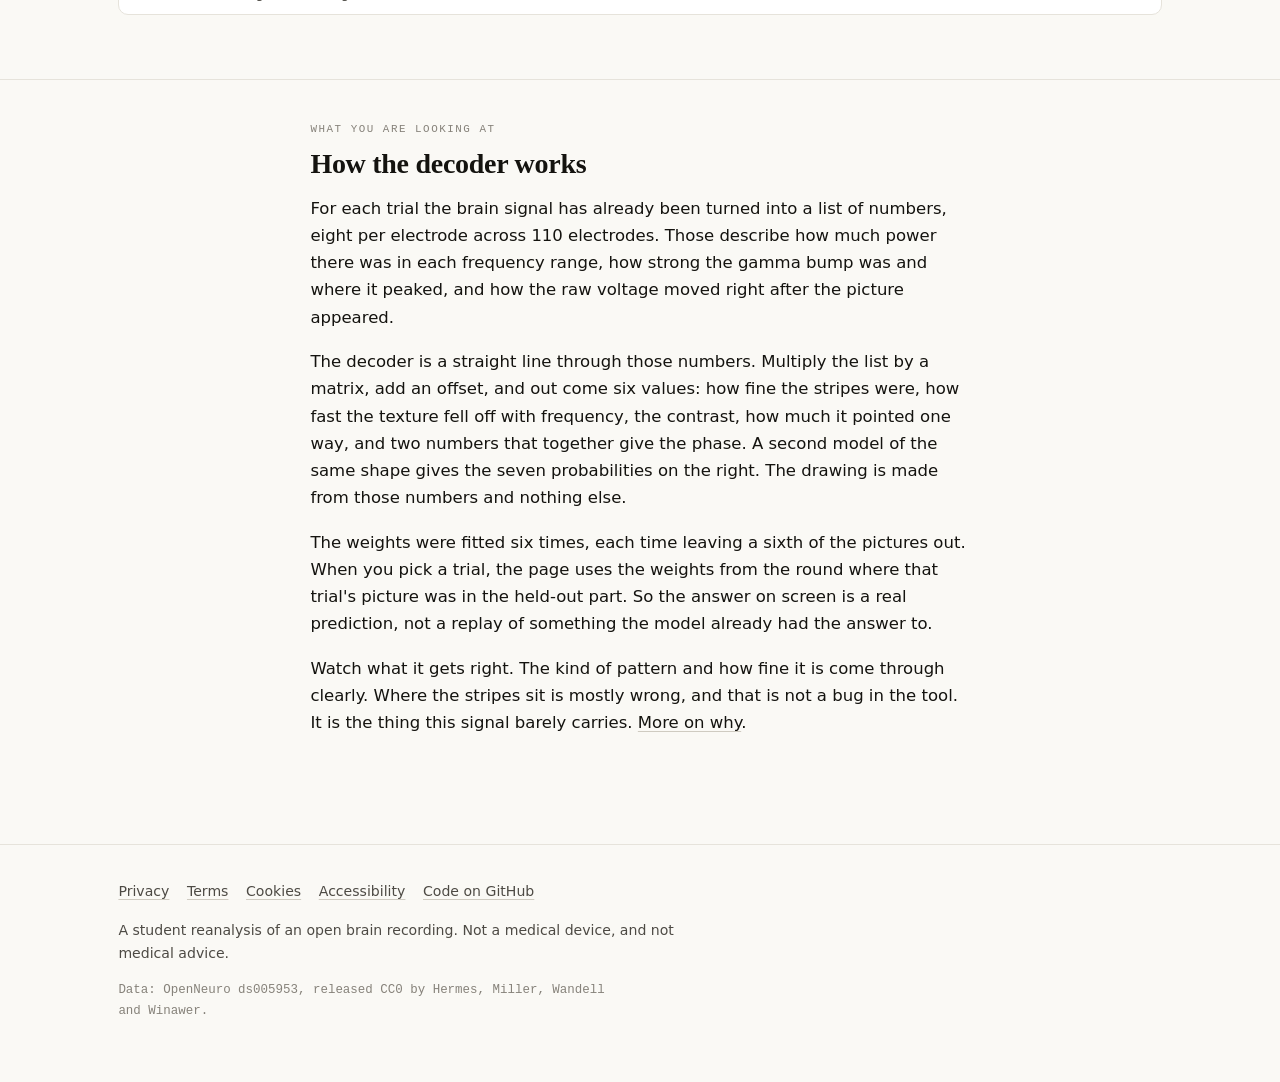
<file: site/public/decode.html>
<!doctype html>
<html lang="en">
<head>
<meta charset="utf-8">
<meta name="viewport" content="width=device-width, initial-scale=1">
<title>Run the decoder · NeuroLink</title>
<meta name="description" content="Pick a real trial. The trained decoder loads into your browser, runs on that trial's brain data, and draws what it thinks was on the screen.">
<link rel="icon" href="data:image/svg+xml,<svg xmlns='http://www.w3.org/2000/svg' viewBox='0 0 100 100'><text y='.9em' font-size='88'>🧠</text></svg>">
<link rel="stylesheet" href="assets/site.css">
</head>
<body>
<main id="main">
<div class="wrap hero">
  <p class="eyebrow">Tool · real weights, real trials</p>
  <h1>Run the decoder yourself</h1>
  <p class="lede">
    Pick any of patient 1's 210 trials. The trained weights load into this page, multiply
    that trial's brain measurements, and the answer is drawn on the right. Every trial you can
    pick was held out when the weights that decode it were fitted.
  </p>
</div>

<section>
  <div class="wrap">
    <div class="controls">
      <label class="field">Kind of picture
        <select id="condSel"></select>
      </label>
      <label class="field">Trial
        <select id="trialSel"></select>
      </label>
      <button type="button" id="prev">Previous</button>
      <button type="button" id="next">Next</button>
      <button type="button" id="rand" class="primary">Pick a random one</button>
    </div>

    <div class="grid3" style="align-items:start">
      <div class="card">
        <p class="kicker">What was on the screen</p>
        <img id="trueImg" alt="" width="256" height="256"
             style="width:100%;border-radius:6px;border:1px solid var(--line);display:block">
        <p id="trueLabel" style="margin:.6rem 0 0;font-weight:600"></p>
      </div>
      <div class="card">
        <p class="kicker">What the decoder drew</p>
        <canvas id="reconCanvas" width="256" height="256"
                style="width:100%;border-radius:6px;border:1px solid var(--line);display:block"></canvas>
        <p id="reconLabel" style="margin:.6rem 0 0;font-weight:600"></p>
      </div>
      <div class="card">
        <p class="kicker">How sure it was</p>
        <div id="postBars"></div>
        <p class="kicker" style="margin-top:1rem">Numbers it read out</p>
        <div class="kv" id="paramKv"></div>
      </div>
    </div>

    <p class="note" id="callout"></p>

    <div class="chart" id="brainFeat"></div>
  </div>
</section>

<section>
  <div class="wrap narrow">
    <p class="kicker">What you are looking at</p>
    <h2>How the decoder works</h2>
    <p>
      For each trial the brain signal has already been turned into a list of numbers, eight
      per electrode across 110 electrodes. Those describe how much power there was in each
      frequency range, how strong the gamma bump was and where it peaked, and how the raw
      voltage moved right after the picture appeared.
    </p>
    <p>
      The decoder is a straight line through those numbers. Multiply the list by a matrix, add
      an offset, and out come six values: how fine the stripes were, how fast the texture fell
      off with frequency, the contrast, how much it pointed one way, and two numbers that
      together give the phase. A second model of the same shape gives the seven probabilities
      on the right. The drawing is made from those numbers and nothing else.
    </p>
    <p>
      The weights were fitted six times, each time leaving a sixth of the pictures out. When
      you pick a trial, the page uses the weights from the round where that trial's picture was
      in the held-out part. So the answer on screen is a real prediction, not a replay of
      something the model already had the answer to.
    </p>
    <p>
      Watch what it gets right. The kind of pattern and how fine it is come through clearly.
      Where the stripes sit is mostly wrong, and that is not a bug in the tool. It is the
      thing this signal barely carries.
      <a href="results.html#limits">More on why</a>.
    </p>
  </div>
</section>
</main>

<script type="module">
import { mountChrome, loadJSON, el, fmt, pct, cssVar, condColor } from "./assets/shell.js";
import { probBars, lineChart } from "./assets/charts.js";
import { drawGrating, drawNoise, runDecoder, decodedParams } from "./assets/render.js";
mountChrome("decode.html");

const D = await loadJSON("decoder.json");
const labels = D.condition_labels;
let list = D.trials, idx = 0;

const condSel = document.getElementById("condSel");
condSel.append(el("option", { value: "any" }, "all kinds"));
for (let c = 1; c <= 7; c++) condSel.append(el("option", { value: String(c) }, labels[c]));
const trialSel = document.getElementById("trialSel");

function refill() {
  const want = condSel.value;
  list = D.trials.filter(t => want === "any" || String(t.cond) === want);
  trialSel.replaceChildren(...list.map((t, i) =>
    el("option", { value: String(i) }, `picture ${t.stim_id}`)));
  idx = 0; show();
}
condSel.onchange = refill;
trialSel.onchange = () => { idx = +trialSel.value; show(); };
document.getElementById("prev").onclick = () => { idx = (idx - 1 + list.length) % list.length; show(); };
document.getElementById("next").onclick = () => { idx = (idx + 1) % list.length; show(); };
document.getElementById("rand").onclick = () => { idx = Math.floor(Math.random() * list.length); show(); };

function show() {
  const t = list[idx];
  if (!t) return;
  trialSel.value = String(idx);

  document.getElementById("trueImg").src = `stim/${t.stim_id}.png`;
  document.getElementById("trueImg").alt = labels[t.cond];
  document.getElementById("trueLabel").textContent = labels[t.cond];

  const vec = runDecoder(D, t);
  const p = decodedParams(D, vec, t.post);
  const canvas = document.getElementById("reconCanvas");
  const ctx = canvas.getContext("2d");
  if (p.isGrating) drawGrating(ctx, 256, { sfCpd: p.sfCpd, phase: p.phase, contrast: p.contrast });
  else drawNoise(ctx, 256, { alpha: p.alpha, contrast: p.contrast, seed: t.stim_id });
  document.getElementById("reconLabel").textContent = labels[p.cond];

  probBars(document.getElementById("postBars"), {
    items: [1,2,3,4,5,6,7].map(c => ({
      label: labels[c], value: t.post[c - 1], color: condColor(c),
      highlight: c === t.cond,
    })),
  });

  const truth = {};
  D.cols.forEach((c, i) => { truth[c] = t.true[i]; });
  const row = (k, a, b) => el("div", {}, el("span", {}, k), el("span", {}, `${a}  →  ${b}`));
  document.getElementById("paramKv").replaceChildren(
    el("div", { style: "border-bottom:1px solid var(--line);font-size:.72rem;color:var(--muted)" },
      el("span", {}, "shown"), el("span", {}, "decoded")),
    row("detail (cyc/deg)", fmt(Math.pow(10, truth.log_spatial_freq), 2), fmt(p.sfCpd, 2)),
    row("falloff", fmt(truth.noise_exponent, 2), fmt(p.alpha, 2)),
    row("contrast", fmt(truth.rms_contrast, 3), fmt(p.contrast, 3)),
    row("points one way", fmt(truth.orient_concentration, 2), fmt(p.conc, 2)),
    row("phase (rad)", fmt(t.phase_true, 2), fmt(p.phase, 2)));

  const right = p.cond === t.cond;
  const c = document.getElementById("callout");
  c.className = right ? "note" : "note flag";
  const phaseErr = Math.abs(Math.atan2(Math.sin(p.phase - t.phase_true), Math.cos(p.phase - t.phase_true)));
  c.innerHTML = right
    ? `<strong>It got the kind right.</strong> Phase was off by ${fmt(phaseErr, 2)} radians
       out of a possible ${fmt(Math.PI, 2)}. That is the part this signal struggles with, so
       the stripes in the drawing will rarely line up with the ones on the left even when
       everything else matches.`
    : `<strong>It got this one wrong.</strong> It said ${labels[p.cond]} when the screen
       showed ${labels[t.cond]}. Look at the bars: the mistakes almost always land on a
       neighbour, a slightly finer or coarser version of the right answer, rather than
       somewhere random.`;

  drawFeatures(t);
}

/* the eight measurements per electrode, drawn across the array */
function drawFeatures(t) {
  const names = ["broadband", "gamma strength", "gamma peak", "alpha", "beta",
                 "80–200 Hz power", "early voltage", "later voltage"];
  const nCh = D.n_features / names.length;
  const pickTwo = [0, 1];
  const x = Array.from({ length: nCh }, (_, i) => i + 1);
  lineChart(document.getElementById("brainFeat"), {
    title: "What the decoder was handed for this trial",
    sub: `Two of the eight measurements, across all ${nCh} electrodes. This is the entire input.`,
    x, height: 240, xLabel: "electrode", yLabel: "change from blank screen",
    series: pickTwo.map((k, j) => ({
      label: names[k],
      values: t.x.slice(k * nCh, (k + 1) * nCh),
      color: j === 0 ? cssVar("--noise-2") : cssVar("--grat-3"),
    })),
    yFmt: v => v.toFixed(2), xFmt: v => String(Math.round(v)),
  });
}

refill();
</script>
</body>
</html>
</file>
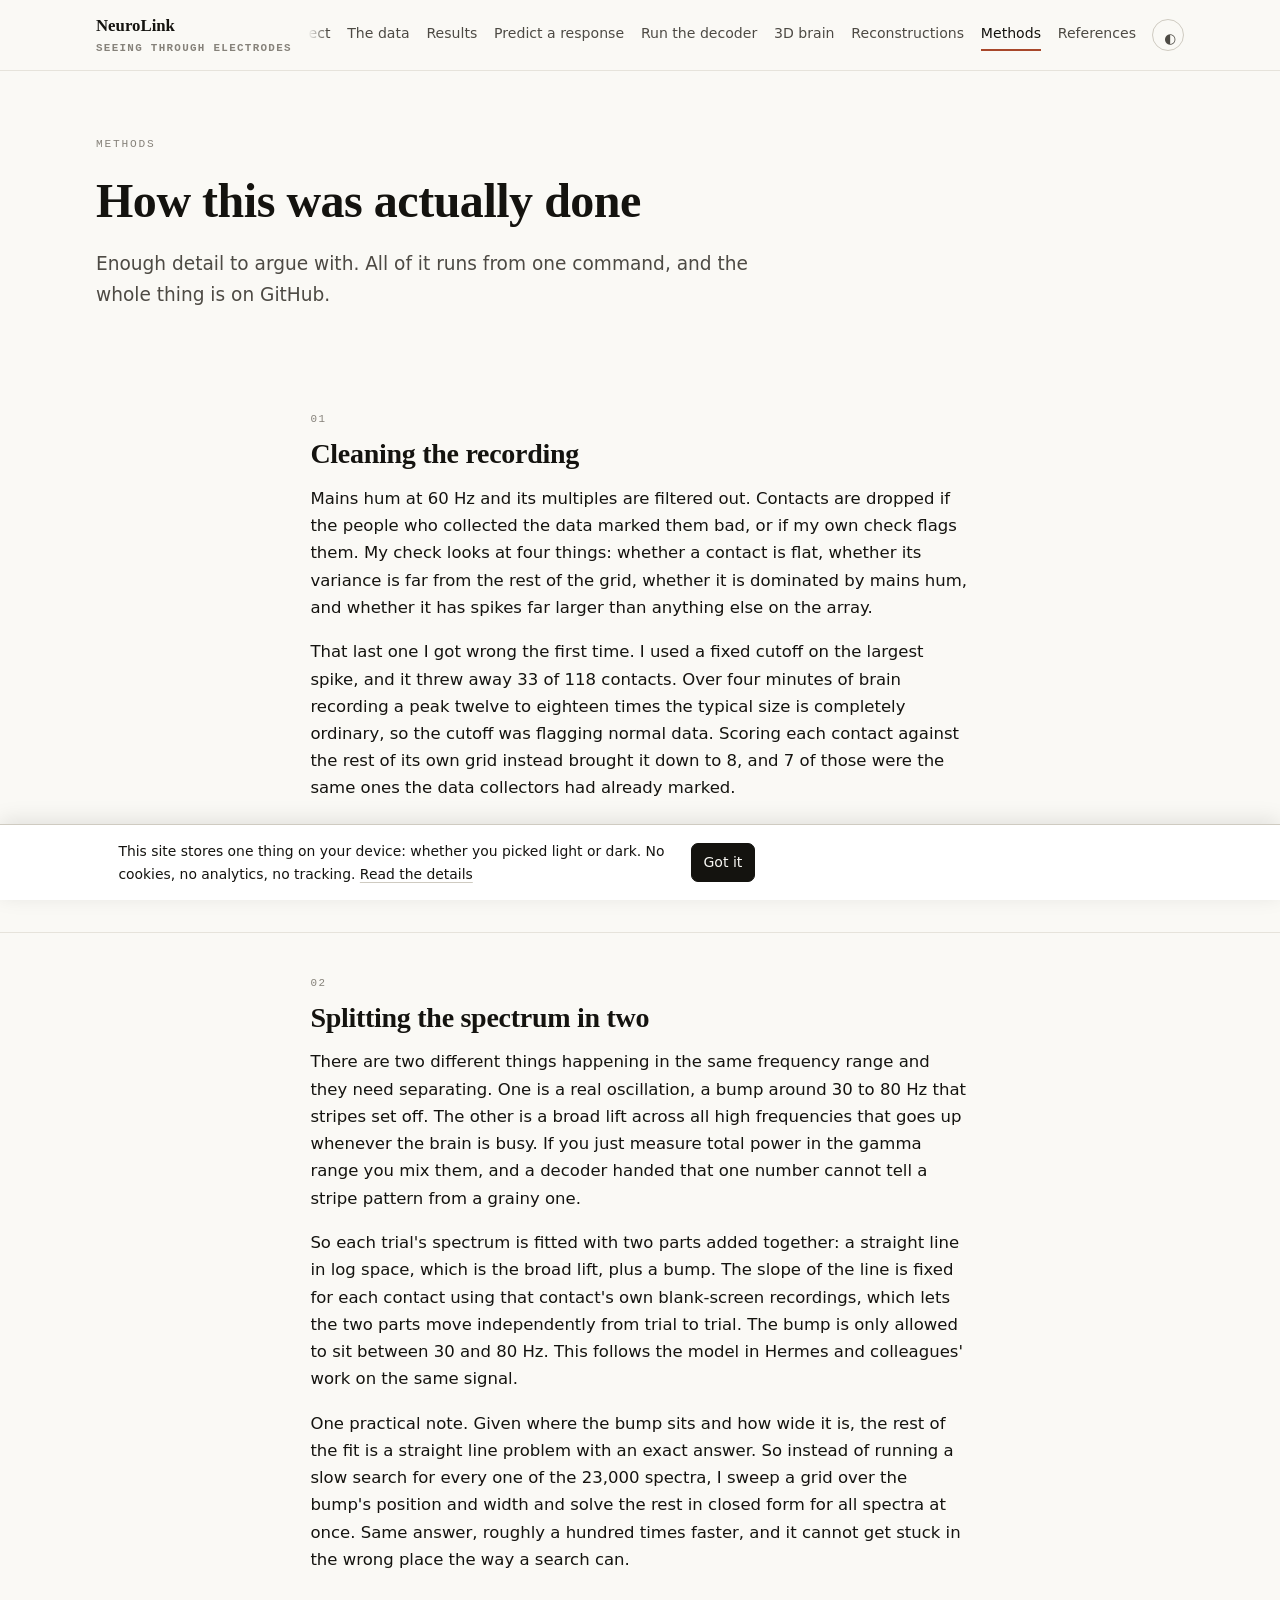
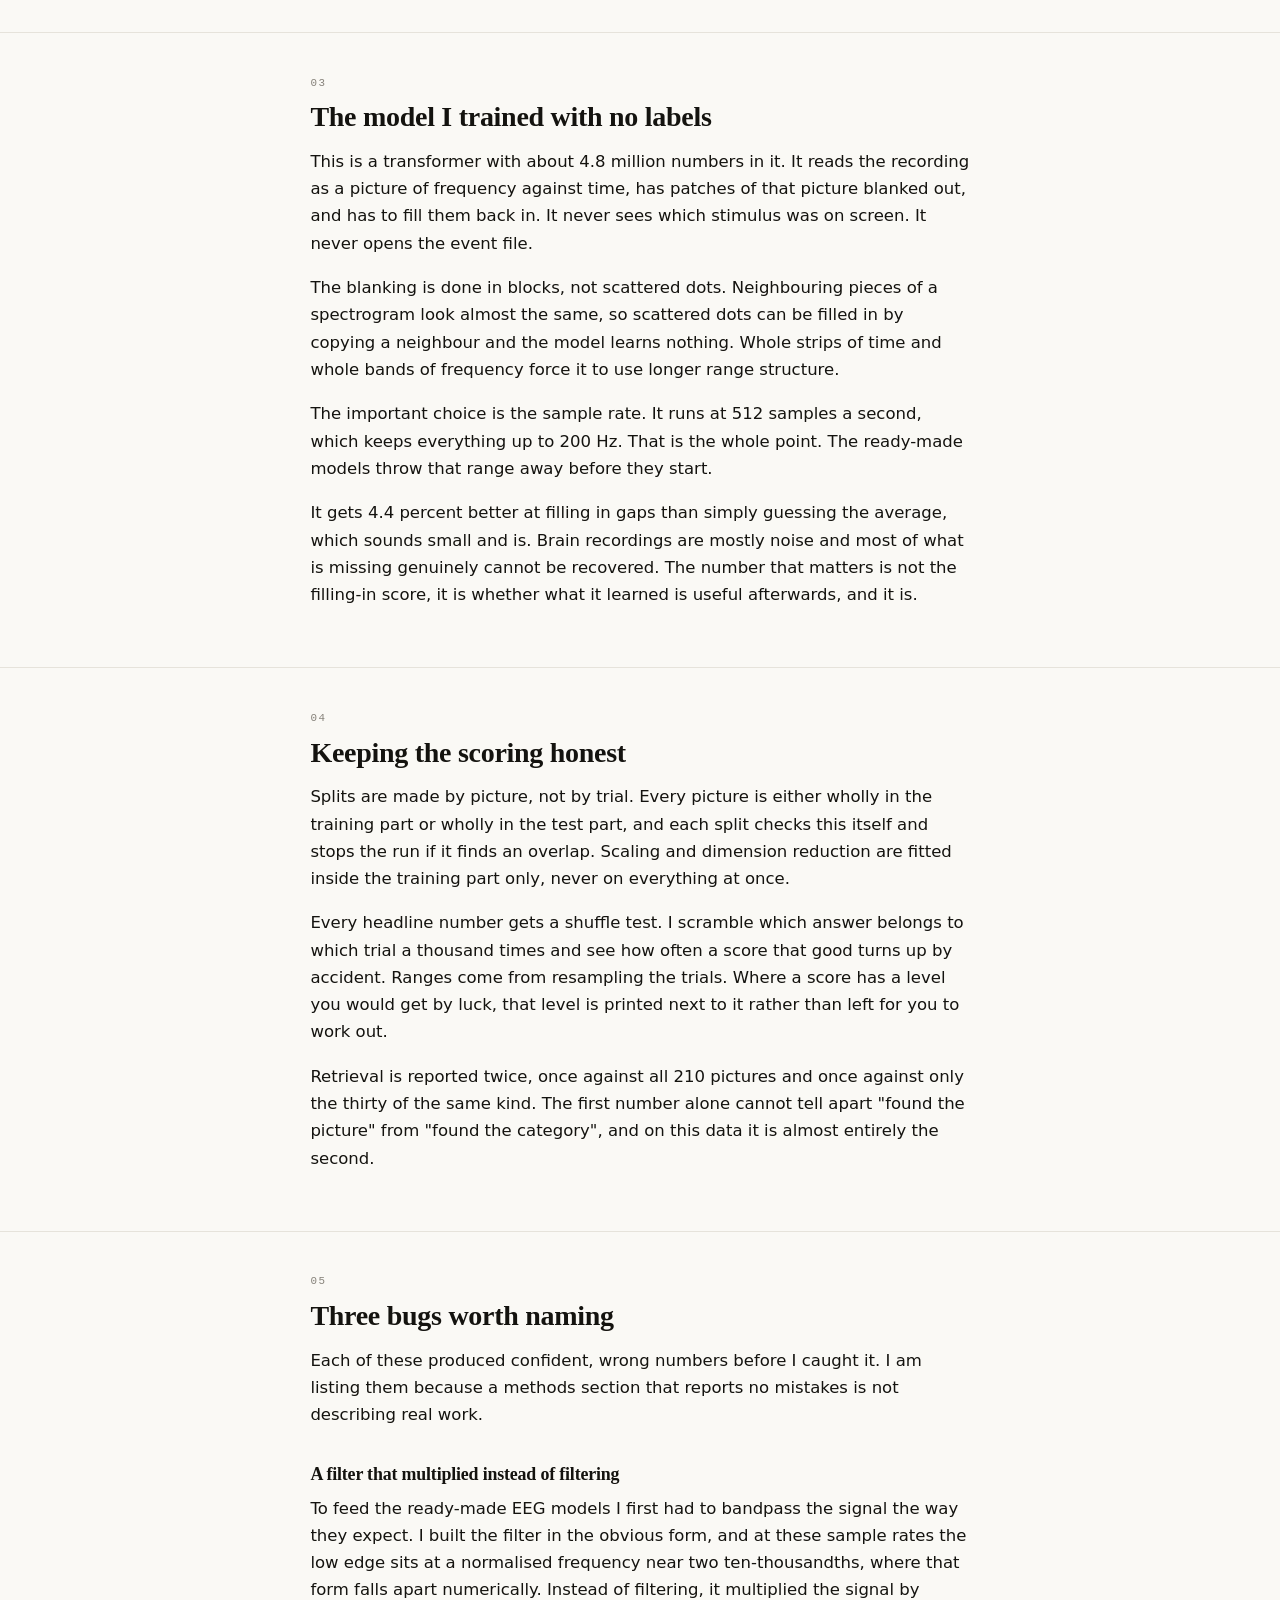
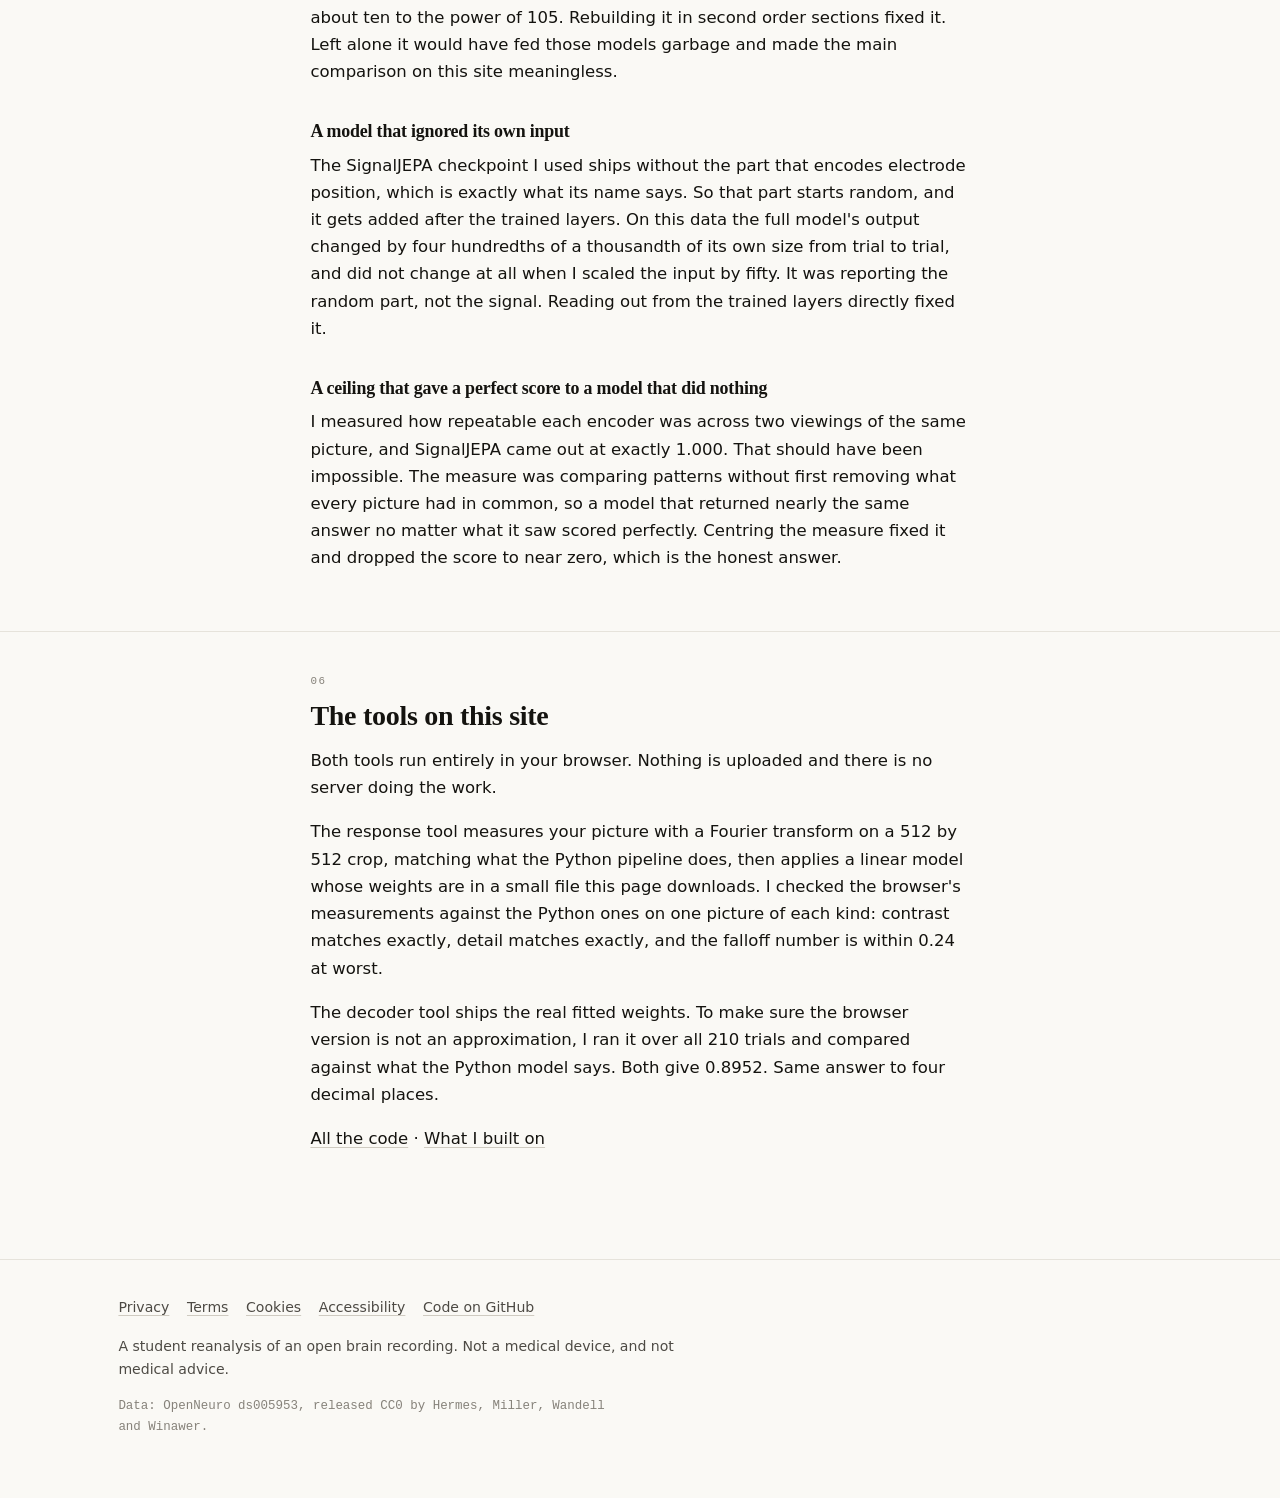
<file: site/public/methods.html>
<!doctype html>
<html lang="en">
<head>
<meta charset="utf-8">
<meta name="viewport" content="width=device-width, initial-scale=1">
<title>Methods · NeuroLink</title>
<meta name="description" content="Every step from raw voltage to the numbers on this site, including the mistakes I found and fixed along the way.">
<link rel="icon" href="data:image/svg+xml,<svg xmlns='http://www.w3.org/2000/svg' viewBox='0 0 100 100'><text y='.9em' font-size='88'>🧠</text></svg>">
<link rel="stylesheet" href="assets/site.css">
</head>
<body>
<main id="main">
<div class="wrap hero">
  <p class="eyebrow">Methods</p>
  <h1>How this was actually done</h1>
  <p class="lede">
    Enough detail to argue with. All of it runs from one command, and the whole thing is on
    GitHub.
  </p>
</div>

<section>
  <div class="wrap narrow">
    <p class="kicker">01</p>
    <h2>Cleaning the recording</h2>
    <p>
      Mains hum at 60 Hz and its multiples are filtered out. Contacts are dropped if the people
      who collected the data marked them bad, or if my own check flags them. My check looks at
      four things: whether a contact is flat, whether its variance is far from the rest of the
      grid, whether it is dominated by mains hum, and whether it has spikes far larger than
      anything else on the array.
    </p>
    <p>
      That last one I got wrong the first time. I used a fixed cutoff on the largest spike, and
      it threw away 33 of 118 contacts. Over four minutes of brain recording a peak twelve to
      eighteen times the typical size is completely ordinary, so the cutoff was flagging normal
      data. Scoring each contact against the rest of its own grid instead brought it down to 8,
      and 7 of those were the same ones the data collectors had already marked.
    </p>
    <p>
      What is left is re-referenced against the average of all the good contacts, then cut into
      windows from 200 ms before each picture to 700 ms after.
    </p>
  </div>
</section>

<section>
  <div class="wrap narrow">
    <p class="kicker">02</p>
    <h2>Splitting the spectrum in two</h2>
    <p>
      There are two different things happening in the same frequency range and they need
      separating. One is a real oscillation, a bump around 30 to 80 Hz that stripes set off.
      The other is a broad lift across all high frequencies that goes up whenever the brain is
      busy. If you just measure total power in the gamma range you mix them, and a decoder
      handed that one number cannot tell a stripe pattern from a grainy one.
    </p>
    <p>
      So each trial's spectrum is fitted with two parts added together: a straight line in log
      space, which is the broad lift, plus a bump. The slope of the line is fixed for each
      contact using that contact's own blank-screen recordings, which lets the two parts move
      independently from trial to trial. The bump is only allowed to sit between 30 and 80 Hz.
      This follows the model in Hermes and colleagues' work on the same signal.
    </p>
    <p>
      One practical note. Given where the bump sits and how wide it is, the rest of the fit is
      a straight line problem with an exact answer. So instead of running a slow search for
      every one of the 23,000 spectra, I sweep a grid over the bump's position and width and
      solve the rest in closed form for all spectra at once. Same answer, roughly a hundred
      times faster, and it cannot get stuck in the wrong place the way a search can.
    </p>
  </div>
</section>

<section>
  <div class="wrap narrow">
    <p class="kicker">03</p>
    <h2>The model I trained with no labels</h2>
    <p>
      This is a transformer with about 4.8 million numbers in it. It reads the recording as a
      picture of frequency against time, has patches of that picture blanked out, and has to
      fill them back in. It never sees which stimulus was on screen. It never opens the event
      file.
    </p>
    <p>
      The blanking is done in blocks, not scattered dots. Neighbouring pieces of a
      spectrogram look almost the same, so scattered dots can be filled in by copying a
      neighbour and the model learns nothing. Whole strips of time and whole bands of frequency
      force it to use longer range structure.
    </p>
    <p>
      The important choice is the sample rate. It runs at 512 samples a second, which keeps
      everything up to 200 Hz. That is the whole point. The ready-made models throw that range
      away before they start.
    </p>
    <p>
      It gets 4.4 percent better at filling in gaps than simply guessing the average, which
      sounds small and is. Brain recordings are mostly noise and most of what is missing
      genuinely cannot be recovered. The number that matters is not the filling-in score, it is
      whether what it learned is useful afterwards, and it is.
    </p>
  </div>
</section>

<section>
  <div class="wrap narrow">
    <p class="kicker">04</p>
    <h2>Keeping the scoring honest</h2>
    <p>
      Splits are made by picture, not by trial. Every picture is either wholly in the training
      part or wholly in the test part, and each split checks this itself and stops the run if
      it finds an overlap. Scaling and dimension reduction are fitted inside the training part
      only, never on everything at once.
    </p>
    <p>
      Every headline number gets a shuffle test. I scramble which answer belongs to which trial
      a thousand times and see how often a score that good turns up by accident. Ranges come
      from resampling the trials. Where a score has a level you would get by luck, that level
      is printed next to it rather than left for you to work out.
    </p>
    <p>
      Retrieval is reported twice, once against all 210 pictures and once against only the
      thirty of the same kind. The first number alone cannot tell apart "found the picture"
      from "found the category", and on this data it is almost entirely the second.
    </p>
  </div>
</section>

<section>
  <div class="wrap narrow">
    <p class="kicker">05</p>
    <h2>Three bugs worth naming</h2>
    <p>
      Each of these produced confident, wrong numbers before I caught it. I am listing them
      because a methods section that reports no mistakes is not describing real work.
    </p>
    <h3>A filter that multiplied instead of filtering</h3>
    <p>
      To feed the ready-made EEG models I first had to bandpass the signal the way they expect.
      I built the filter in the obvious form, and at these sample rates the low edge sits at a
      normalised frequency near two ten-thousandths, where that form falls apart numerically.
      Instead of filtering, it multiplied the signal by about ten to the power of 105. Rebuilding
      it in second order sections fixed it. Left alone it would have fed those models garbage
      and made the main comparison on this site meaningless.
    </p>
    <h3>A model that ignored its own input</h3>
    <p>
      The SignalJEPA checkpoint I used ships without the part that encodes electrode position,
      which is exactly what its name says. So that part starts random, and it gets added after
      the trained layers. On this data the full model's output changed by four hundredths of a
      thousandth of its own size from trial to trial, and did not change at all when I scaled
      the input by fifty. It was reporting the random part, not the signal. Reading out from
      the trained layers directly fixed it.
    </p>
    <h3>A ceiling that gave a perfect score to a model that did nothing</h3>
    <p>
      I measured how repeatable each encoder was across two viewings of the same picture, and
      SignalJEPA came out at exactly 1.000. That should have been impossible. The measure was
      comparing patterns without first removing what every picture had in common, so a model
      that returned nearly the same answer no matter what it saw scored perfectly. Centring the
      measure fixed it and dropped the score to near zero, which is the honest answer.
    </p>
  </div>
</section>

<section>
  <div class="wrap narrow">
    <p class="kicker">06</p>
    <h2>The tools on this site</h2>
    <p>
      Both tools run entirely in your browser. Nothing is uploaded and there is no server doing
      the work.
    </p>
    <p>
      The response tool measures your picture with a Fourier transform on a 512 by 512 crop,
      matching what the Python pipeline does, then applies a linear model whose weights are in
      a small file this page downloads. I checked the browser's measurements against the Python
      ones on one picture of each kind: contrast matches exactly, detail matches exactly, and
      the falloff number is within 0.24 at worst.
    </p>
    <p>
      The decoder tool ships the real fitted weights. To make sure the browser version is not
      an approximation, I ran it over all 210 trials and compared against what the Python model
      says. Both give 0.8952. Same answer to four decimal places.
    </p>
    <p>
      <a href="https://github.com/aaryavvatts-lab/neurolink" rel="noopener">All the code</a>
      · <a href="references.html">What I built on</a>
    </p>
  </div>
</section>
</main>
<script type="module">
import { mountChrome } from "./assets/shell.js";
mountChrome("methods.html");
</script>
</body>
</html>
</file>
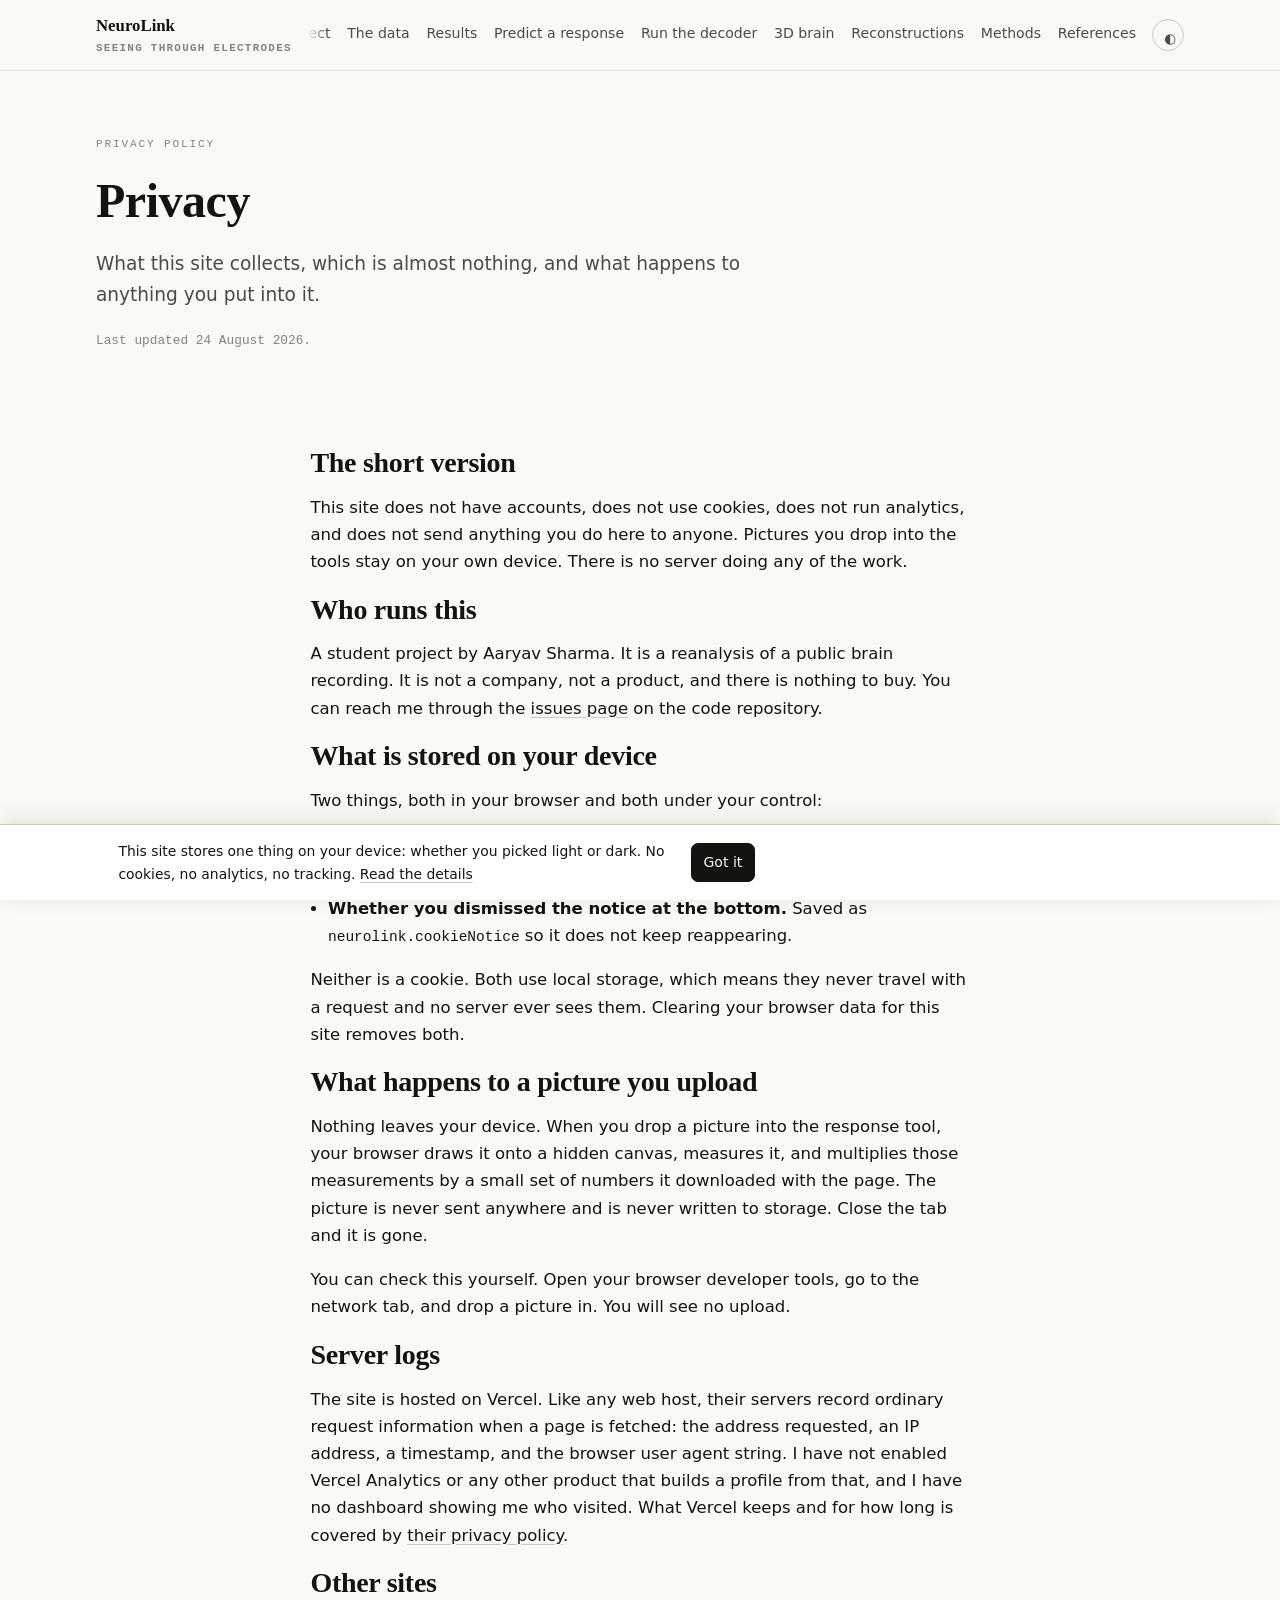
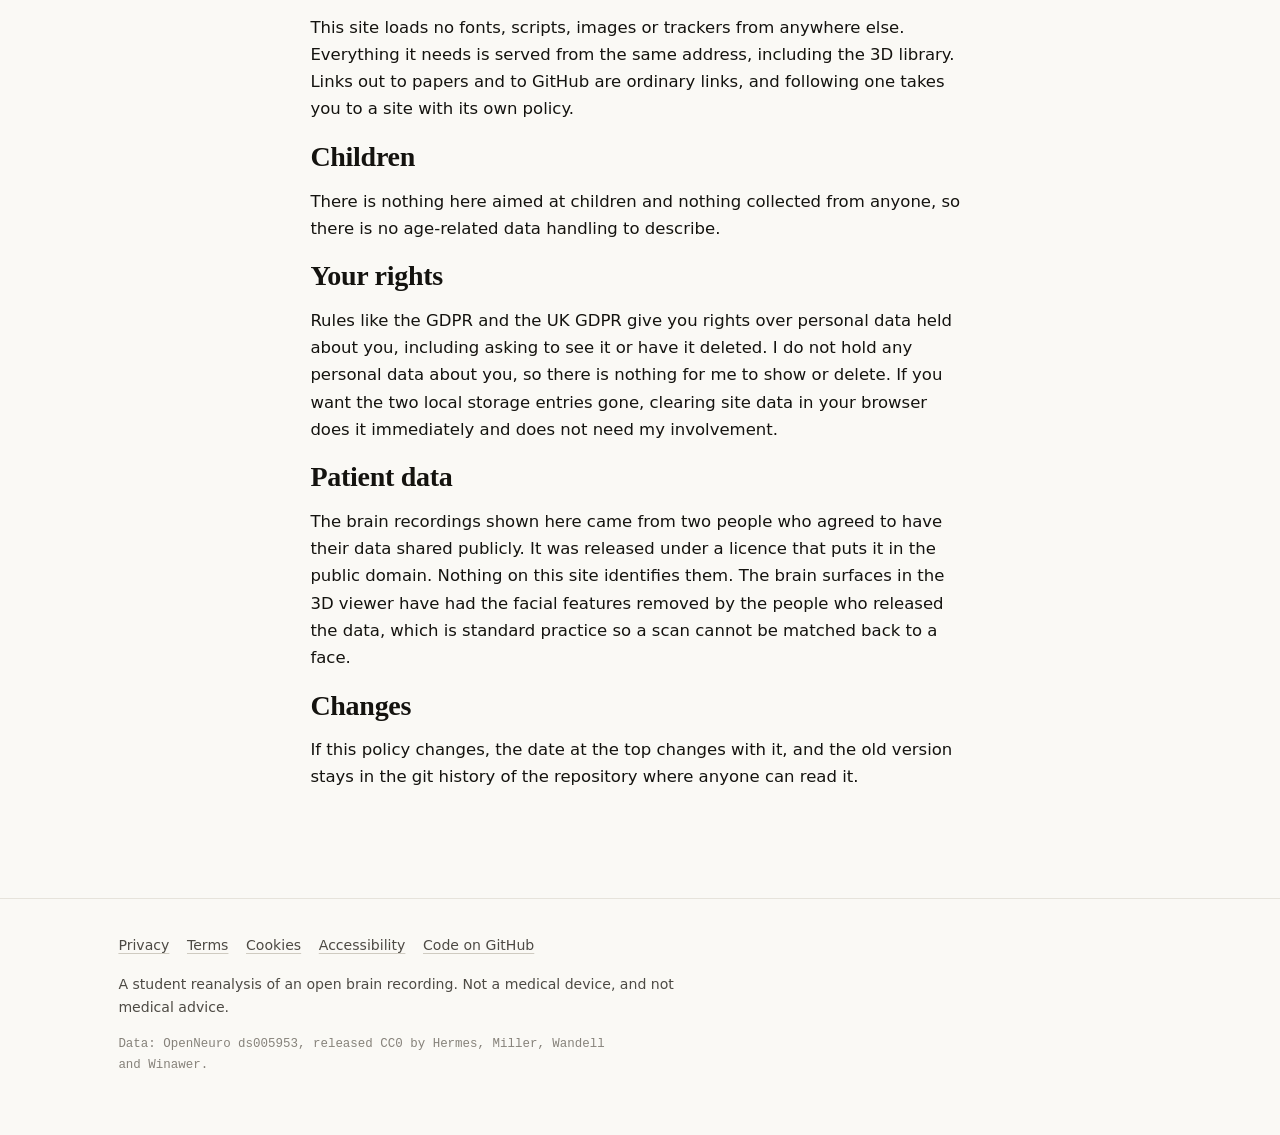
<file: site/public/privacy.html>
<!doctype html>
<html lang="en">
<head>
<meta charset="utf-8">
<meta name="viewport" content="width=device-width, initial-scale=1">
<title>Privacy · NeuroLink</title>
<meta name="description" content="What this site collects, which is almost nothing, and what happens to anything you put into it.">
<meta name="robots" content="index,follow">
<link rel="icon" href="data:image/svg+xml,<svg xmlns='http://www.w3.org/2000/svg' viewBox='0 0 100 100'><text y='.9em' font-size='88'>🧠</text></svg>">
<link rel="stylesheet" href="assets/site.css">
</head>
<body>
<main id="main">
<div class="wrap hero">
  <p class="eyebrow">Privacy policy</p>
  <h1>Privacy</h1>
  <p class="lede">What this site collects, which is almost nothing, and what happens to anything you put into it.</p>
  <p class="mono" style="color:var(--muted);font-size:.8rem">Last updated 24 August 2026.</p>
</div>
<section><div class="wrap narrow">

<h2>The short version</h2>
<p>
  This site does not have accounts, does not use cookies, does not run analytics, and does not
  send anything you do here to anyone. Pictures you drop into the tools stay on your own
  device. There is no server doing any of the work.
</p>

<h2>Who runs this</h2>
<p>
  A student project by Aaryav Sharma. It is a reanalysis of a public brain recording. It is not
  a company, not a product, and there is nothing to buy. You can reach me through the
  <a href="https://github.com/aaryavvatts-lab/neurolink/issues" rel="noopener">issues page</a>
  on the code repository.
</p>

<h2>What is stored on your device</h2>
<p>
  Two things, both in your browser and both under your control:
</p>
<ul class="plain">
  <li><b>Your light or dark choice.</b> Saved under the name <code>neurolink.theme</code> so the
    site looks the same next time.</li>
  <li><b>Whether you dismissed the notice at the bottom.</b> Saved as
    <code>neurolink.cookieNotice</code> so it does not keep reappearing.</li>
</ul>
<p>
  Neither is a cookie. Both use local storage, which means they never travel with a request and
  no server ever sees them. Clearing your browser data for this site removes both.
</p>

<h2>What happens to a picture you upload</h2>
<p>
  Nothing leaves your device. When you drop a picture into the response tool, your browser
  draws it onto a hidden canvas, measures it, and multiplies those measurements by a small set
  of numbers it downloaded with the page. The picture is never sent anywhere and is never
  written to storage. Close the tab and it is gone.
</p>
<p>
  You can check this yourself. Open your browser developer tools, go to the network tab, and
  drop a picture in. You will see no upload.
</p>

<h2>Server logs</h2>
<p>
  The site is hosted on Vercel. Like any web host, their servers record ordinary request
  information when a page is fetched: the address requested, an IP address, a timestamp, and
  the browser user agent string. I have not enabled Vercel Analytics or any other product that
  builds a profile from that, and I have no dashboard showing me who visited. What Vercel keeps
  and for how long is covered by
  <a href="https://vercel.com/legal/privacy-policy" rel="noopener">their privacy policy</a>.
</p>

<h2>Other sites</h2>
<p>
  This site loads no fonts, scripts, images or trackers from anywhere else. Everything it needs
  is served from the same address, including the 3D library. Links out to papers and to GitHub
  are ordinary links, and following one takes you to a site with its own policy.
</p>

<h2>Children</h2>
<p>
  There is nothing here aimed at children and nothing collected from anyone, so there is no
  age-related data handling to describe.
</p>

<h2>Your rights</h2>
<p>
  Rules like the GDPR and the UK GDPR give you rights over personal data held about you,
  including asking to see it or have it deleted. I do not hold any personal data about you, so
  there is nothing for me to show or delete. If you want the two local storage entries gone,
  clearing site data in your browser does it immediately and does not need my involvement.
</p>

<h2>Patient data</h2>
<p>
  The brain recordings shown here came from two people who agreed to have their data shared
  publicly. It was released under a licence that puts it in the public domain. Nothing on this
  site identifies them. The brain surfaces in the 3D viewer have had the facial features
  removed by the people who released the data, which is standard practice so a scan cannot be
  matched back to a face.
</p>

<h2>Changes</h2>
<p>
  If this policy changes, the date at the top changes with it, and the old version stays in the
  git history of the repository where anyone can read it.
</p>
</div></section>
</main>
<script type="module">
import { mountChrome } from "./assets/shell.js";
mountChrome("privacy.html");
</script>
</body>
</html>
</file>
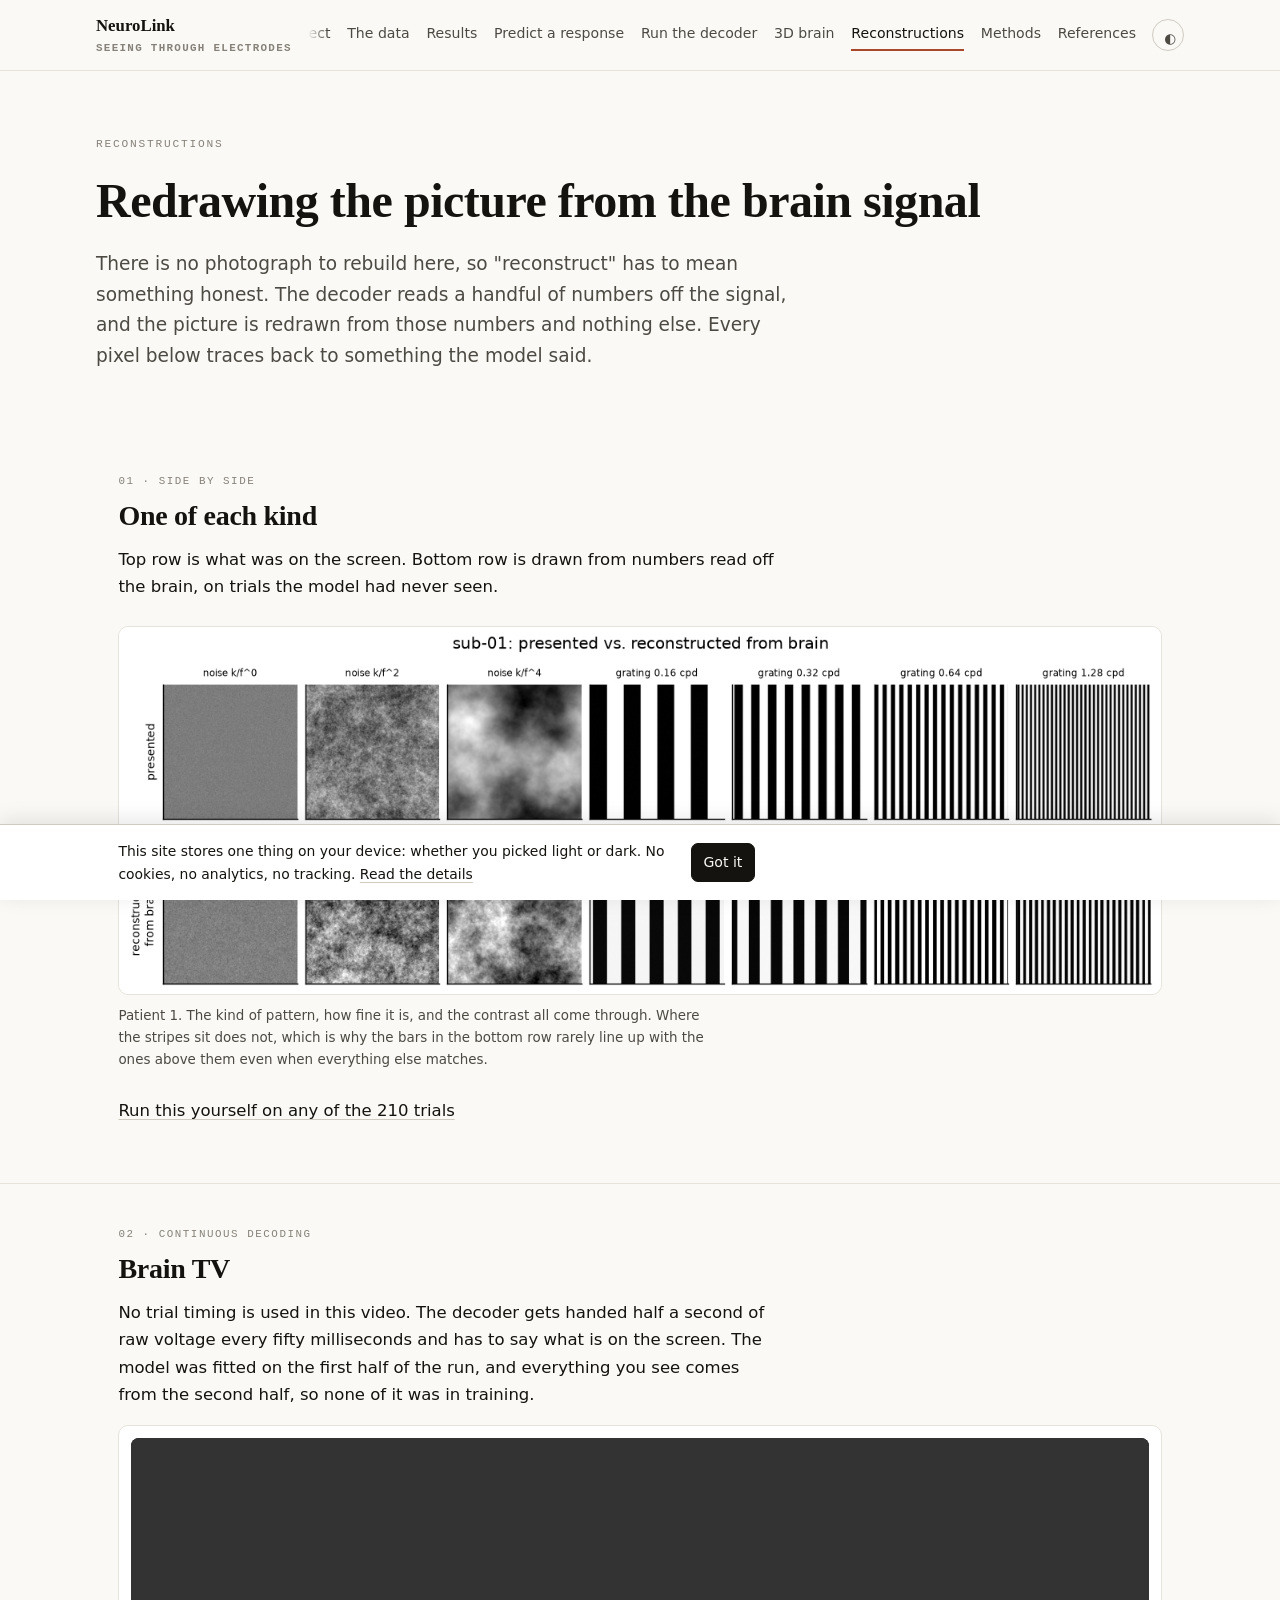
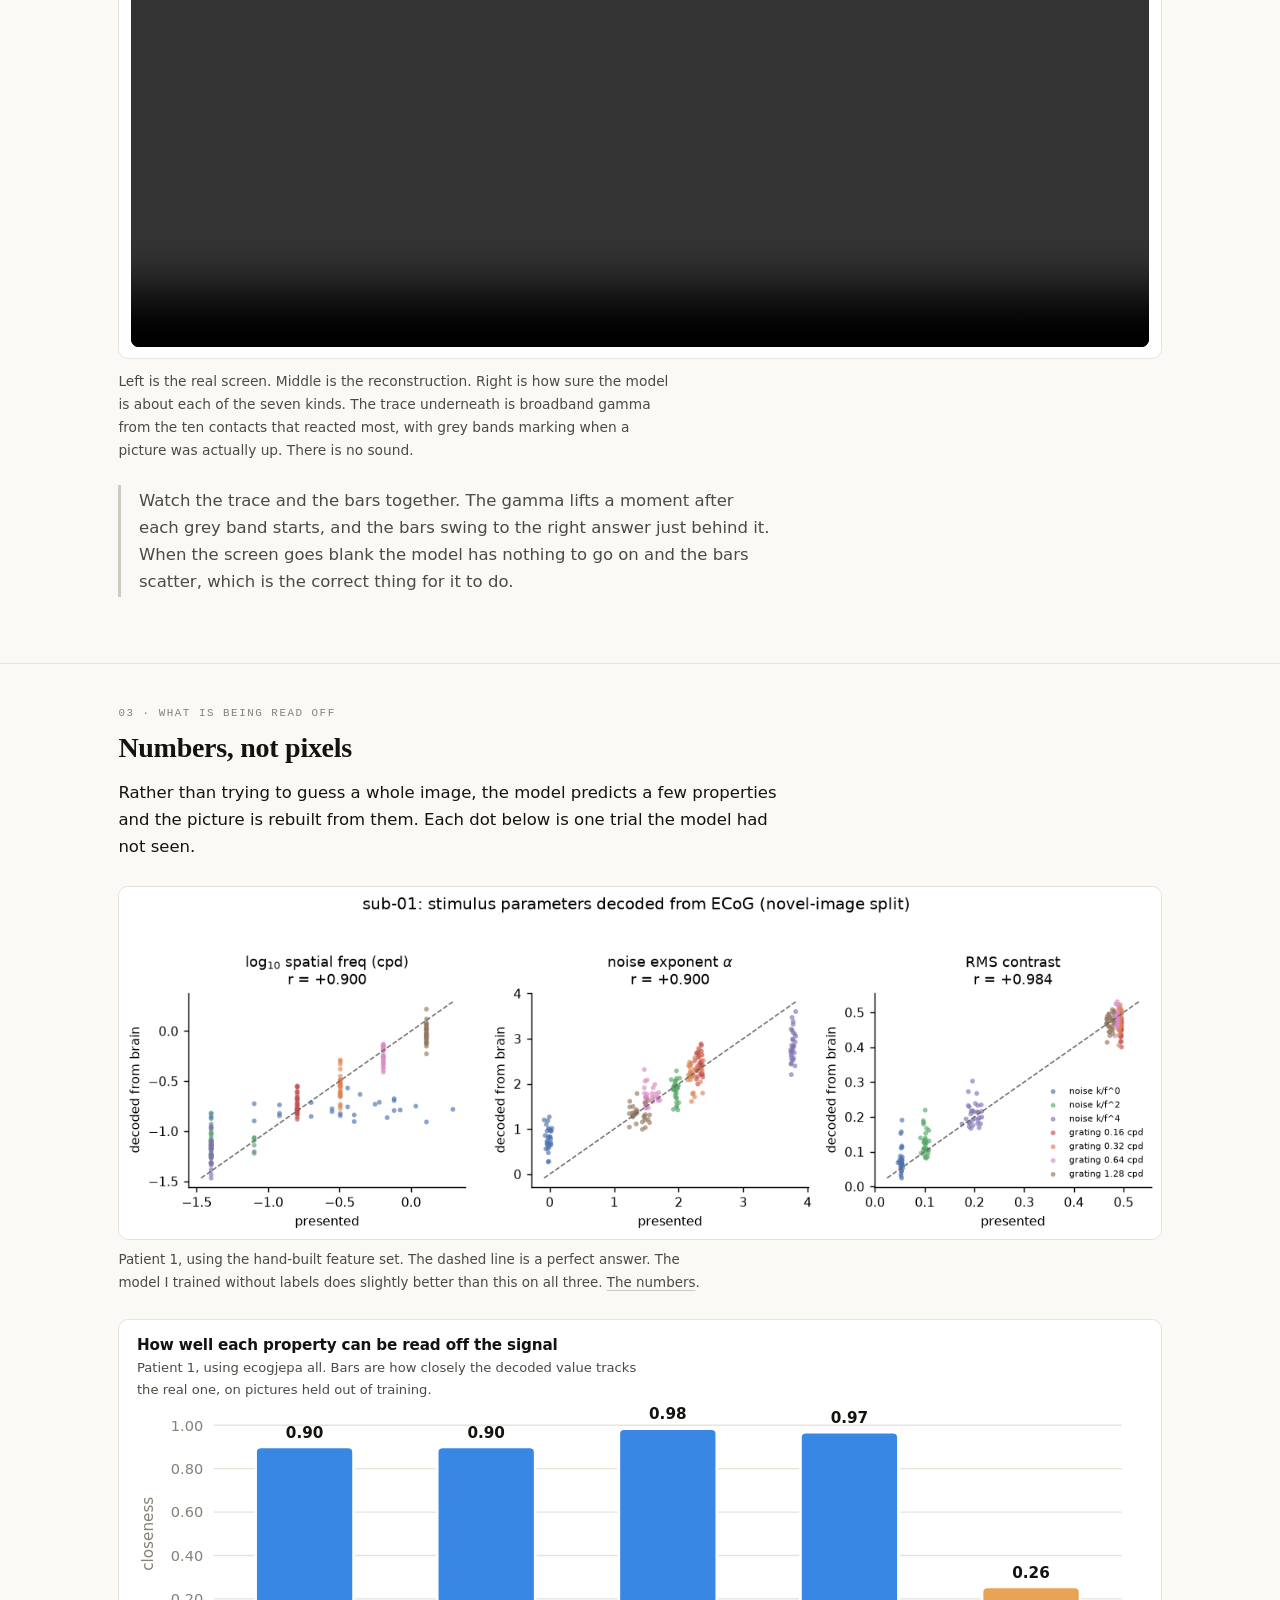
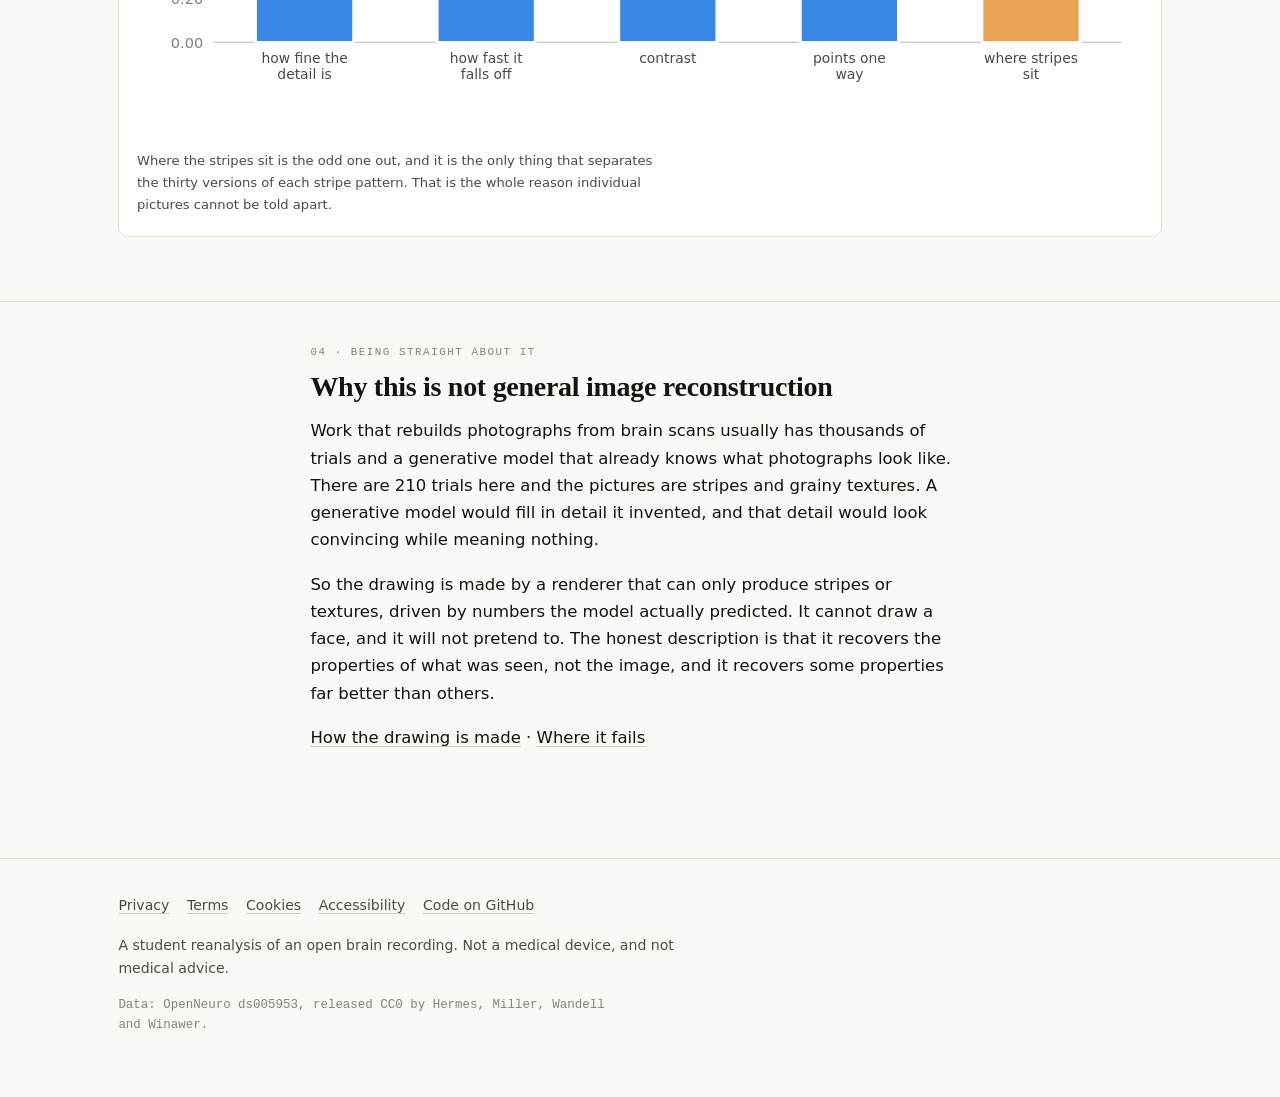
<file: site/public/reconstruct.html>
<!doctype html>
<html lang="en">
<head>
<meta charset="utf-8">
<meta name="viewport" content="width=device-width, initial-scale=1">
<title>Reconstructions · NeuroLink</title>
<meta name="description" content="What the decoder draws from brain signal alone, side by side with what was really on the screen, plus a video decoding the recording continuously.">
<link rel="icon" href="data:image/svg+xml,<svg xmlns='http://www.w3.org/2000/svg' viewBox='0 0 100 100'><text y='.9em' font-size='88'>🧠</text></svg>">
<link rel="stylesheet" href="assets/site.css">
</head>
<body>
<main id="main">
<div class="wrap hero">
  <p class="eyebrow">Reconstructions</p>
  <h1>Redrawing the picture from the brain signal</h1>
  <p class="lede">
    There is no photograph to rebuild here, so "reconstruct" has to mean something honest. The
    decoder reads a handful of numbers off the signal, and the picture is redrawn from those
    numbers and nothing else. Every pixel below traces back to something the model said.
  </p>
</div>

<section>
  <div class="wrap">
    <p class="kicker">01 · Side by side</p>
    <h2>One of each kind</h2>
    <p>
      Top row is what was on the screen. Bottom row is drawn from numbers read off the brain,
      on trials the model had never seen.
    </p>
    <figure>
      <img src="figures/gallery_sub-01.png" alt="Seven pictures the patient saw on the top row, with the decoder's redrawn version of each underneath.">
      <figcaption>
        Patient 1. The kind of pattern, how fine it is, and the contrast all come through. Where
        the stripes sit does not, which is why the bars in the bottom row rarely line up with
        the ones above them even when everything else matches.
      </figcaption>
    </figure>
    <p>
      <a href="decode.html">Run this yourself on any of the 210 trials</a>
    </p>
  </div>
</section>

<section>
  <div class="wrap">
    <p class="kicker">02 · Continuous decoding</p>
    <h2>Brain TV</h2>
    <p>
      No trial timing is used in this video. The decoder gets handed half a second of raw
      voltage every fifty milliseconds and has to say what is on the screen. The model was
      fitted on the first half of the run, and everything you see comes from the second half,
      so none of it was in training.
    </p>
    <div class="card" style="padding:.7rem">
      <video id="tv" controls playsinline preload="metadata"
             style="width:100%;border-radius:8px;background:#000;display:block"
             src="video/braintv_sub-01_run-01.mp4">
        <p>Your browser cannot play this video.
           <a href="video/braintv_sub-01_run-01.mp4">Download it instead</a>.</p>
      </video>
    </div>
    <p style="font-size:.86rem;color:var(--ink-2);margin-top:.7rem">
      Left is the real screen. Middle is the reconstruction. Right is how sure the model is
      about each of the seven kinds. The trace underneath is broadband gamma from the ten
      contacts that reacted most, with grey bands marking when a picture was actually up. There
      is no sound.
    </p>
    <p class="note">
      Watch the trace and the bars together. The gamma lifts a moment after each grey band
      starts, and the bars swing to the right answer just behind it. When the screen goes blank
      the model has nothing to go on and the bars scatter, which is the correct thing for it to
      do.
    </p>
  </div>
</section>

<section>
  <div class="wrap">
    <p class="kicker">03 · What is being read off</p>
    <h2>Numbers, not pixels</h2>
    <p>
      Rather than trying to guess a whole image, the model predicts a few properties and the
      picture is rebuilt from them. Each dot below is one trial the model had not seen.
    </p>
    <figure>
      <img src="figures/params_sub-01.png" alt="Three scatter plots showing how closely the decoded spatial frequency, falloff and contrast match the true values for each trial.">
      <figcaption>
        Patient 1, using the hand-built feature set. The dashed line is a perfect answer. The
        model I trained without labels does slightly better than this on all three.
        <a href="results.html#params">The numbers</a>.
      </figcaption>
    </figure>
    <div class="chart" id="paramChart"></div>
  </div>
</section>

<section>
  <div class="wrap narrow">
    <p class="kicker">04 · Being straight about it</p>
    <h2>Why this is not general image reconstruction</h2>
    <p>
      Work that rebuilds photographs from brain scans usually has thousands of trials and a
      generative model that already knows what photographs look like. There are 210 trials here
      and the pictures are stripes and grainy textures. A generative model would fill in
      detail it invented, and that detail would look convincing while meaning nothing.
    </p>
    <p>
      So the drawing is made by a renderer that can only produce stripes or textures, driven by
      numbers the model actually predicted. It cannot draw a face, and it will not pretend to.
      The honest description is that it recovers the properties of what was seen, not the
      image, and it recovers some properties far better than others.
    </p>
    <p><a href="methods.html">How the drawing is made</a> · <a href="results.html#limits">Where it fails</a></p>
  </div>
</section>
</main>

<script type="module">
import { mountChrome, loadJSON, el, fmt, pval, condColor } from "./assets/shell.js";
import { barChart } from "./assets/charts.js";
mountChrome("reconstruct.html");

const R = await loadJSON("results.json");
const rec = R.reconstruction;
if (rec?.subjects?.["sub-01"]) {
  const sc = rec.subjects["sub-01"].scores.all;
  const names = { log_spatial_freq: "how fine the detail is", noise_exponent: "how fast it falls off",
                  rms_contrast: "contrast", orient_concentration: "points one way",
                  phase_rad: "where stripes sit" };
  const series = Object.entries(names).map(([k, label], i) => {
    const v = sc[k]; if (!v) return null;
    const r = v.r ?? v.circular_r;
    return { label, value: Math.abs(r ?? 0),
             color: k === "phase_rad" ? condColor(4) : condColor(2),
             note: pval(v.p) };
  }).filter(Boolean);
  barChart(document.getElementById("paramChart"), {
    title: "How well each property can be read off the signal",
    sub: `Patient 1, using ${rec.encoder.replace("_", " ")}. Bars are how closely the decoded value tracks the real one, on pictures held out of training.`,
    series, yLabel: "closeness", max: 1.0, fmt: v => v.toFixed(2), height: 250,
  });
  document.getElementById("paramChart").append(el("p", { class: "sub", style: "margin-top:.5rem" },
    "Where the stripes sit is the odd one out, and it is the only thing that separates the "
    + "thirty versions of each stripe pattern. That is the whole reason individual pictures "
    + "cannot be told apart."));
}
</script>
</body>
</html>
</file>
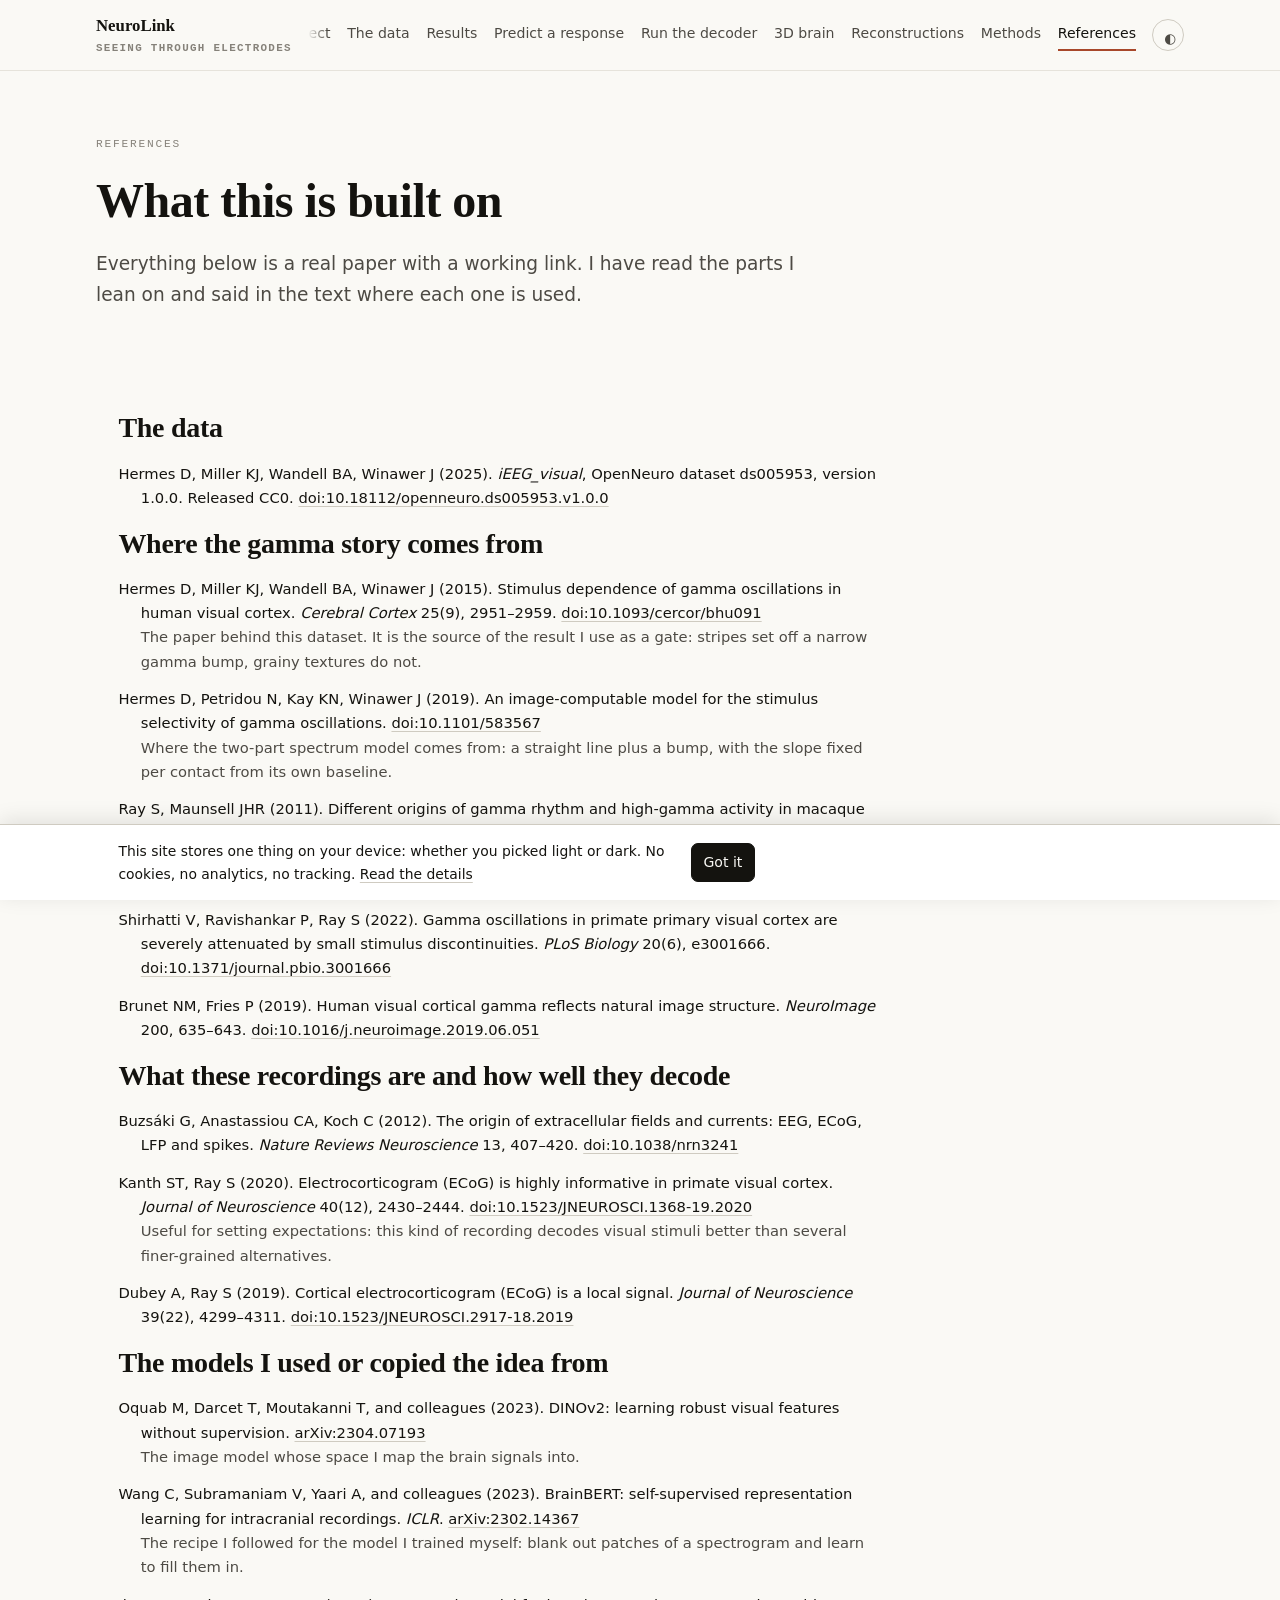
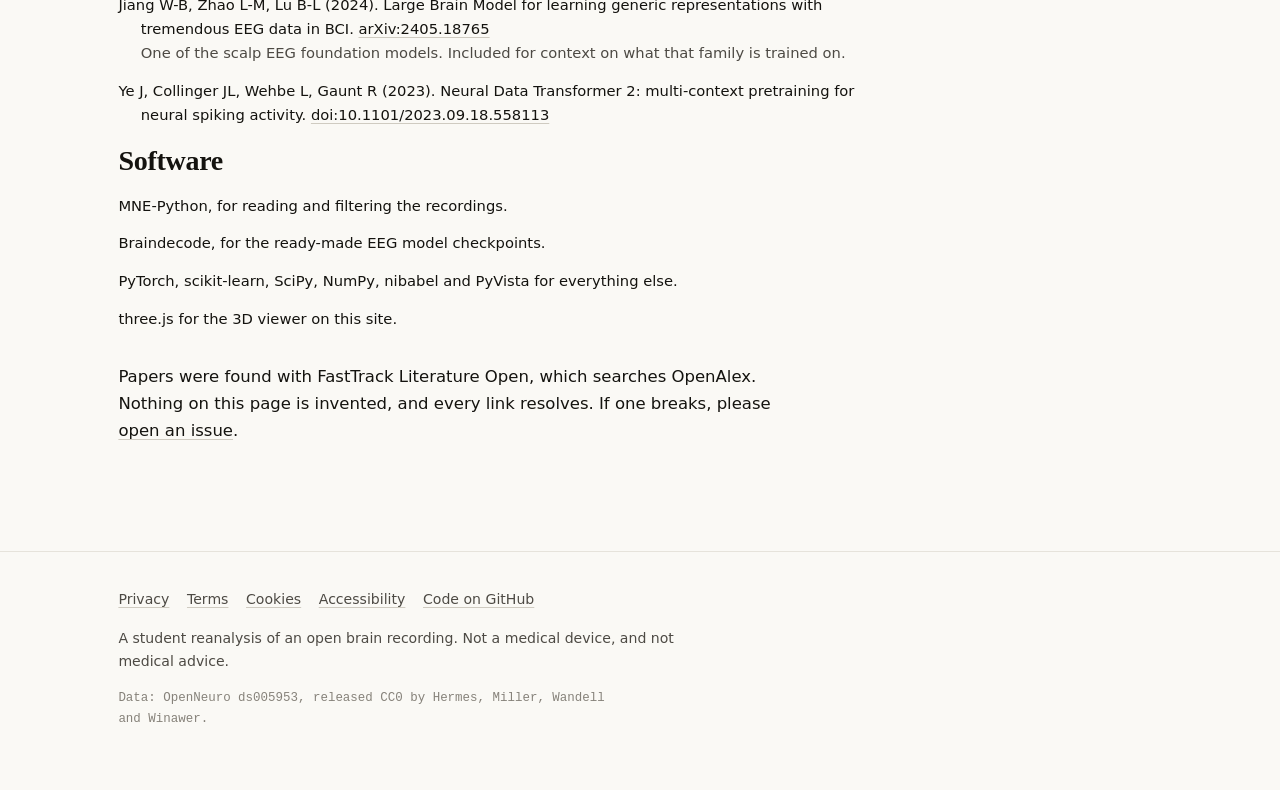
<file: site/public/references.html>
<!doctype html>
<html lang="en">
<head>
<meta charset="utf-8">
<meta name="viewport" content="width=device-width, initial-scale=1">
<title>References · NeuroLink</title>
<meta name="description" content="The papers and datasets this project is built on, with links.">
<link rel="icon" href="data:image/svg+xml,<svg xmlns='http://www.w3.org/2000/svg' viewBox='0 0 100 100'><text y='.9em' font-size='88'>🧠</text></svg>">
<link rel="stylesheet" href="assets/site.css">
</head>
<body>
<main id="main">
<div class="wrap hero">
  <p class="eyebrow">References</p>
  <h1>What this is built on</h1>
  <p class="lede">
    Everything below is a real paper with a working link. I have read the parts I lean on and
    said in the text where each one is used.
  </p>
</div>

<section>
  <div class="wrap">
    <h2>The data</h2>
    <ul class="refs">
      <li>Hermes D, Miller KJ, Wandell BA, Winawer J (2025).
        <em>iEEG_visual</em>, OpenNeuro dataset ds005953, version 1.0.0. Released CC0.
        <a href="https://doi.org/10.18112/openneuro.ds005953.v1.0.0" rel="noopener">doi:10.18112/openneuro.ds005953.v1.0.0</a>
      </li>
    </ul>

    <h2>Where the gamma story comes from</h2>
    <ul class="refs">
      <li>Hermes D, Miller KJ, Wandell BA, Winawer J (2015). Stimulus dependence of gamma
        oscillations in human visual cortex. <em>Cerebral Cortex</em> 25(9), 2951–2959.
        <a href="https://doi.org/10.1093/cercor/bhu091" rel="noopener">doi:10.1093/cercor/bhu091</a>
        <br><span style="color:var(--ink-2)">The paper behind this dataset. It is the source of
        the result I use as a gate: stripes set off a narrow gamma bump, grainy textures do not.</span>
      </li>
      <li>Hermes D, Petridou N, Kay KN, Winawer J (2019). An image-computable model for the
        stimulus selectivity of gamma oscillations.
        <a href="https://doi.org/10.1101/583567" rel="noopener">doi:10.1101/583567</a>
        <br><span style="color:var(--ink-2)">Where the two-part spectrum model comes from: a
        straight line plus a bump, with the slope fixed per contact from its own baseline.</span>
      </li>
      <li>Ray S, Maunsell JHR (2011). Different origins of gamma rhythm and high-gamma activity
        in macaque visual cortex. <em>PLoS Biology</em> 9(4), e1000610.
        <a href="https://doi.org/10.1371/journal.pbio.1000610" rel="noopener">doi:10.1371/journal.pbio.1000610</a>
        <br><span style="color:var(--ink-2)">The reason the two parts have to be separated
        rather than summed. They come from different things.</span>
      </li>
      <li>Shirhatti V, Ravishankar P, Ray S (2022). Gamma oscillations in primate primary visual
        cortex are severely attenuated by small stimulus discontinuities.
        <em>PLoS Biology</em> 20(6), e3001666.
        <a href="https://doi.org/10.1371/journal.pbio.3001666" rel="noopener">doi:10.1371/journal.pbio.3001666</a>
      </li>
      <li>Brunet NM, Fries P (2019). Human visual cortical gamma reflects natural image
        structure. <em>NeuroImage</em> 200, 635–643.
        <a href="https://doi.org/10.1016/j.neuroimage.2019.06.051" rel="noopener">doi:10.1016/j.neuroimage.2019.06.051</a>
      </li>
    </ul>

    <h2>What these recordings are and how well they decode</h2>
    <ul class="refs">
      <li>Buzsáki G, Anastassiou CA, Koch C (2012). The origin of extracellular fields and
        currents: EEG, ECoG, LFP and spikes. <em>Nature Reviews Neuroscience</em> 13, 407–420.
        <a href="https://doi.org/10.1038/nrn3241" rel="noopener">doi:10.1038/nrn3241</a>
      </li>
      <li>Kanth ST, Ray S (2020). Electrocorticogram (ECoG) is highly informative in primate
        visual cortex. <em>Journal of Neuroscience</em> 40(12), 2430–2444.
        <a href="https://doi.org/10.1523/jneurosci.1368-19.2020" rel="noopener">doi:10.1523/JNEUROSCI.1368-19.2020</a>
        <br><span style="color:var(--ink-2)">Useful for setting expectations: this kind of
        recording decodes visual stimuli better than several finer-grained alternatives.</span>
      </li>
      <li>Dubey A, Ray S (2019). Cortical electrocorticogram (ECoG) is a local signal.
        <em>Journal of Neuroscience</em> 39(22), 4299–4311.
        <a href="https://doi.org/10.1523/jneurosci.2917-18.2019" rel="noopener">doi:10.1523/JNEUROSCI.2917-18.2019</a>
      </li>
    </ul>

    <h2>The models I used or copied the idea from</h2>
    <ul class="refs">
      <li>Oquab M, Darcet T, Moutakanni T, and colleagues (2023). DINOv2: learning robust
        visual features without supervision.
        <a href="https://doi.org/10.48550/arxiv.2304.07193" rel="noopener">arXiv:2304.07193</a>
        <br><span style="color:var(--ink-2)">The image model whose space I map the brain
        signals into.</span>
      </li>
      <li>Wang C, Subramaniam V, Yaari A, and colleagues (2023). BrainBERT: self-supervised
        representation learning for intracranial recordings. <em>ICLR</em>.
        <a href="https://doi.org/10.48550/arxiv.2302.14367" rel="noopener">arXiv:2302.14367</a>
        <br><span style="color:var(--ink-2)">The recipe I followed for the model I trained
        myself: blank out patches of a spectrogram and learn to fill them in.</span>
      </li>
      <li>Jiang W-B, Zhao L-M, Lu B-L (2024). Large Brain Model for learning generic
        representations with tremendous EEG data in BCI.
        <a href="https://doi.org/10.48550/arxiv.2405.18765" rel="noopener">arXiv:2405.18765</a>
        <br><span style="color:var(--ink-2)">One of the scalp EEG foundation models. Included
        for context on what that family is trained on.</span>
      </li>
      <li>Ye J, Collinger JL, Wehbe L, Gaunt R (2023). Neural Data Transformer 2: multi-context
        pretraining for neural spiking activity.
        <a href="https://doi.org/10.1101/2023.09.18.558113" rel="noopener">doi:10.1101/2023.09.18.558113</a>
      </li>
    </ul>

    <h2>Software</h2>
    <ul class="refs">
      <li>MNE-Python, for reading and filtering the recordings.</li>
      <li>Braindecode, for the ready-made EEG model checkpoints.</li>
      <li>PyTorch, scikit-learn, SciPy, NumPy, nibabel and PyVista for everything else.</li>
      <li>three.js for the 3D viewer on this site.</li>
    </ul>

    <p style="margin-top:2rem">
      Papers were found with FastTrack Literature Open, which searches OpenAlex. Nothing on
      this page is invented, and every link resolves. If one breaks, please
      <a href="https://github.com/aaryavvatts-lab/neurolink/issues" rel="noopener">open an issue</a>.
    </p>
  </div>
</section>
</main>
<script type="module">
import { mountChrome } from "./assets/shell.js";
mountChrome("references.html");
</script>
</body>
</html>
</file>
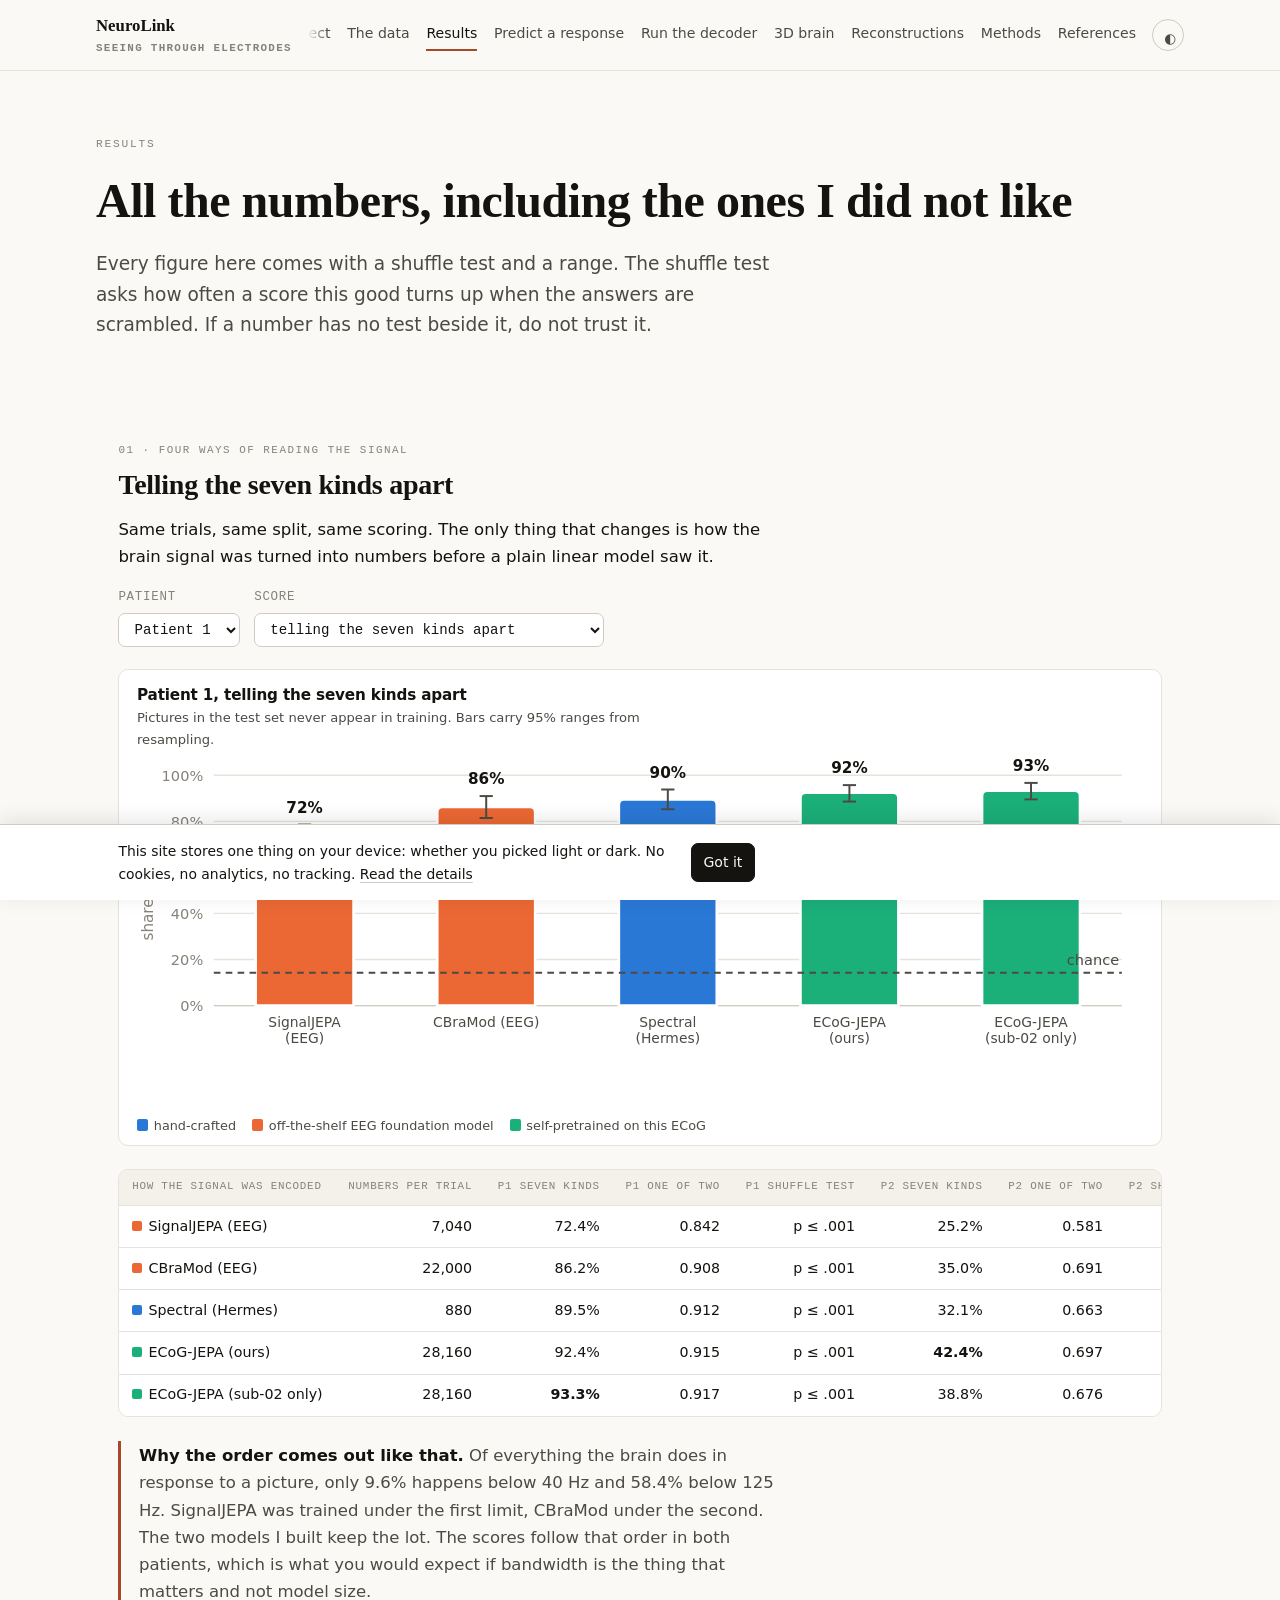
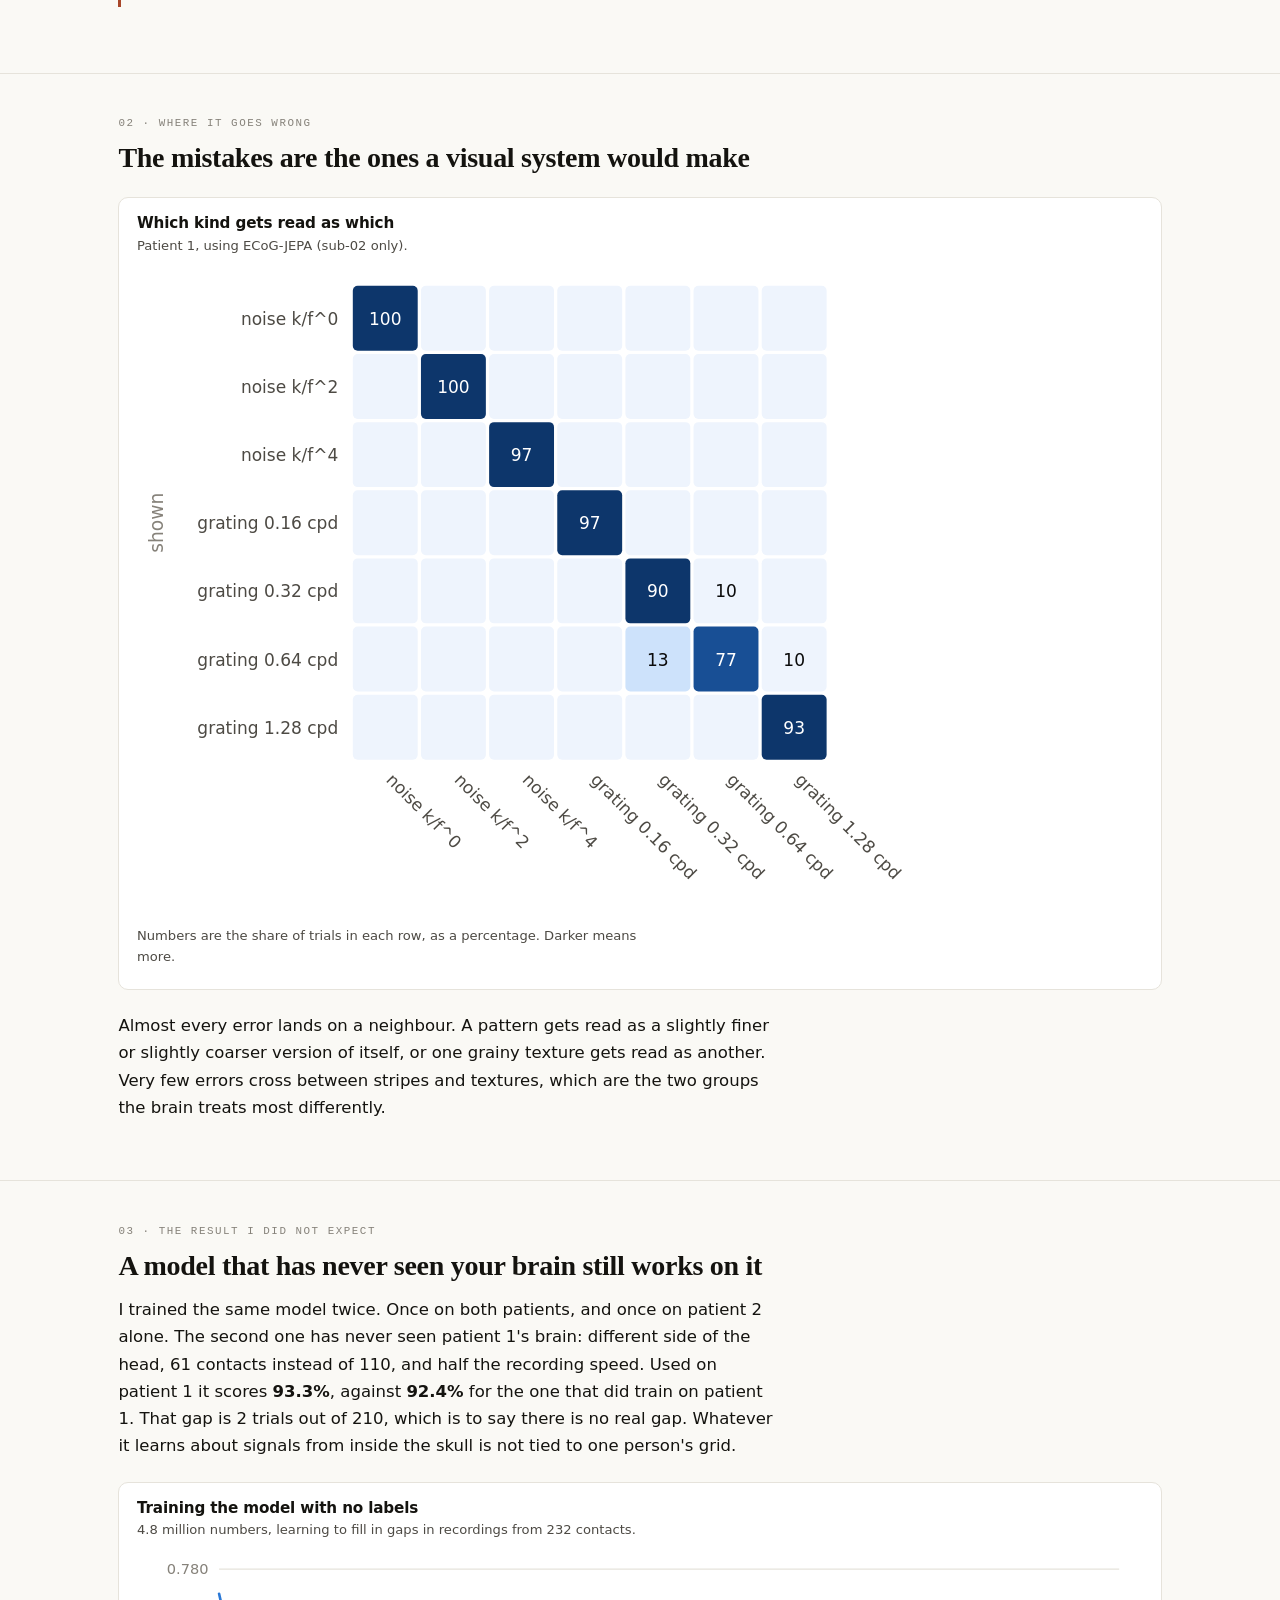
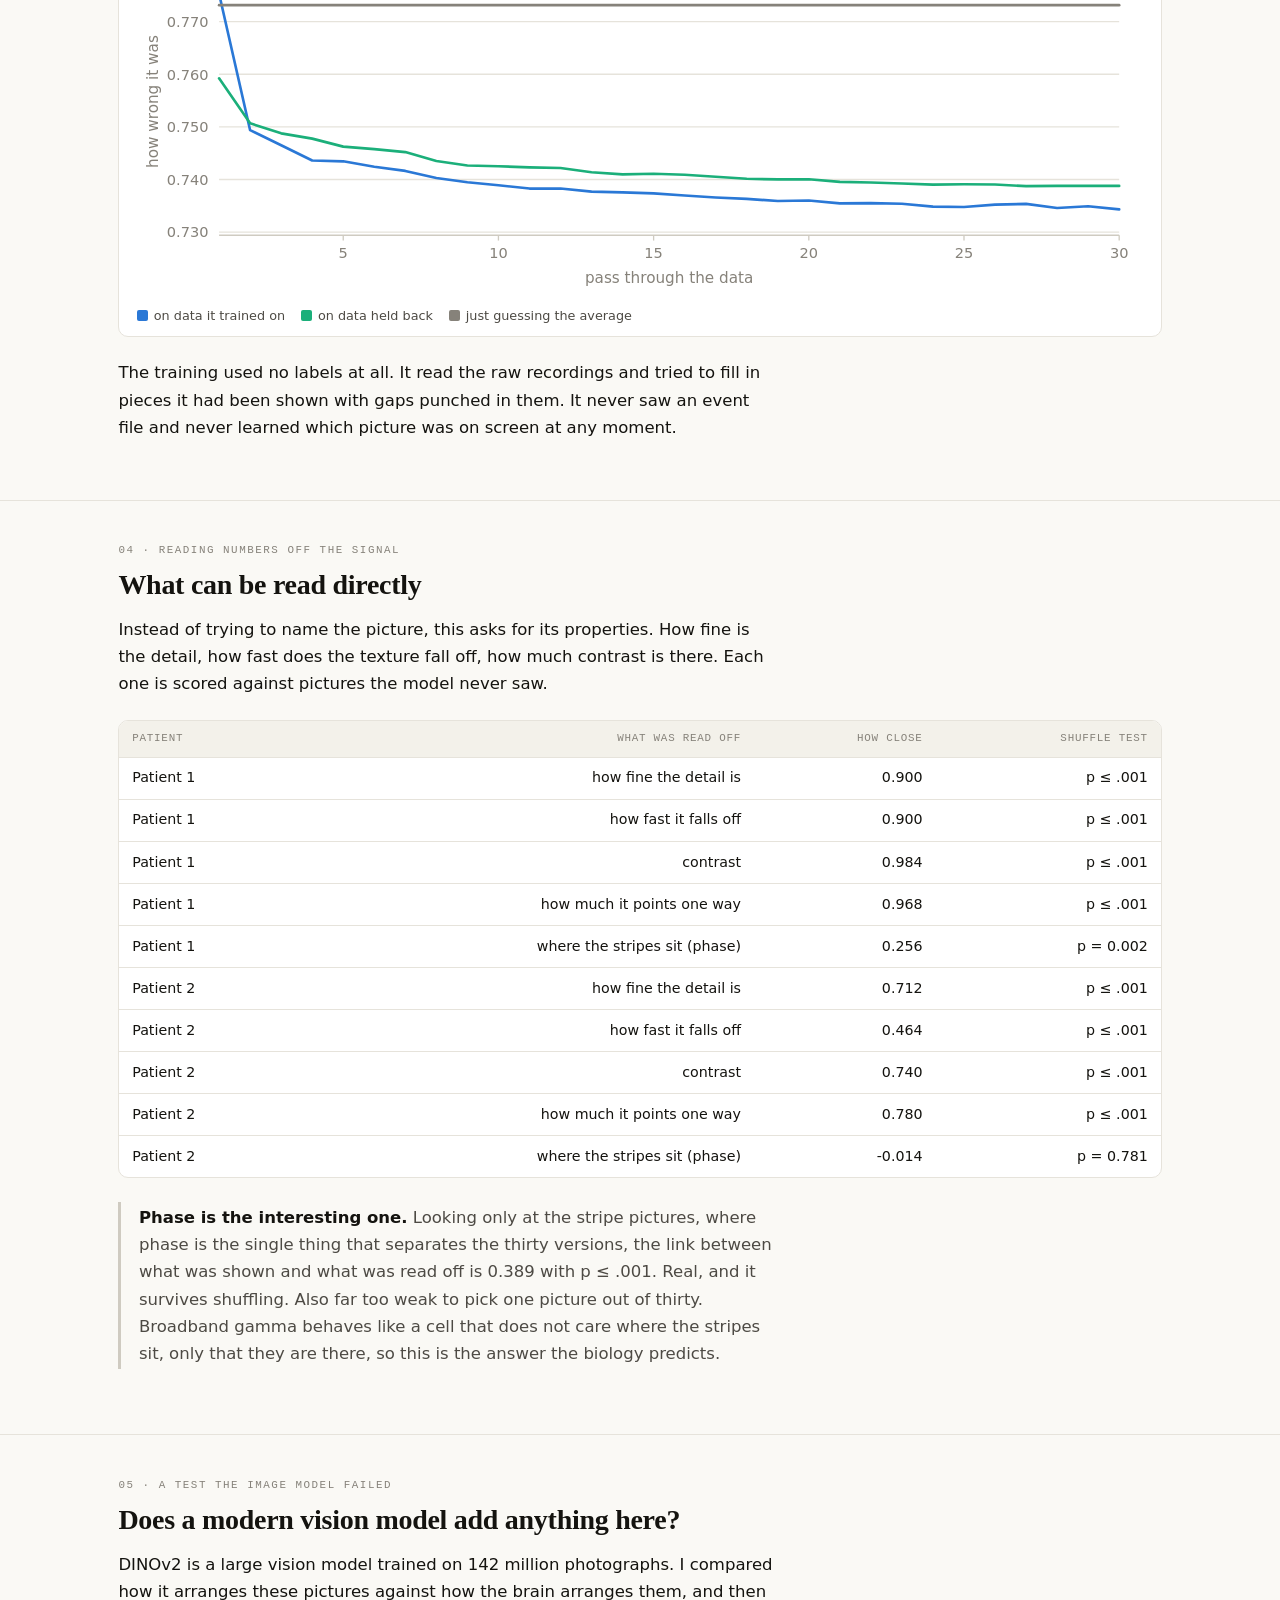
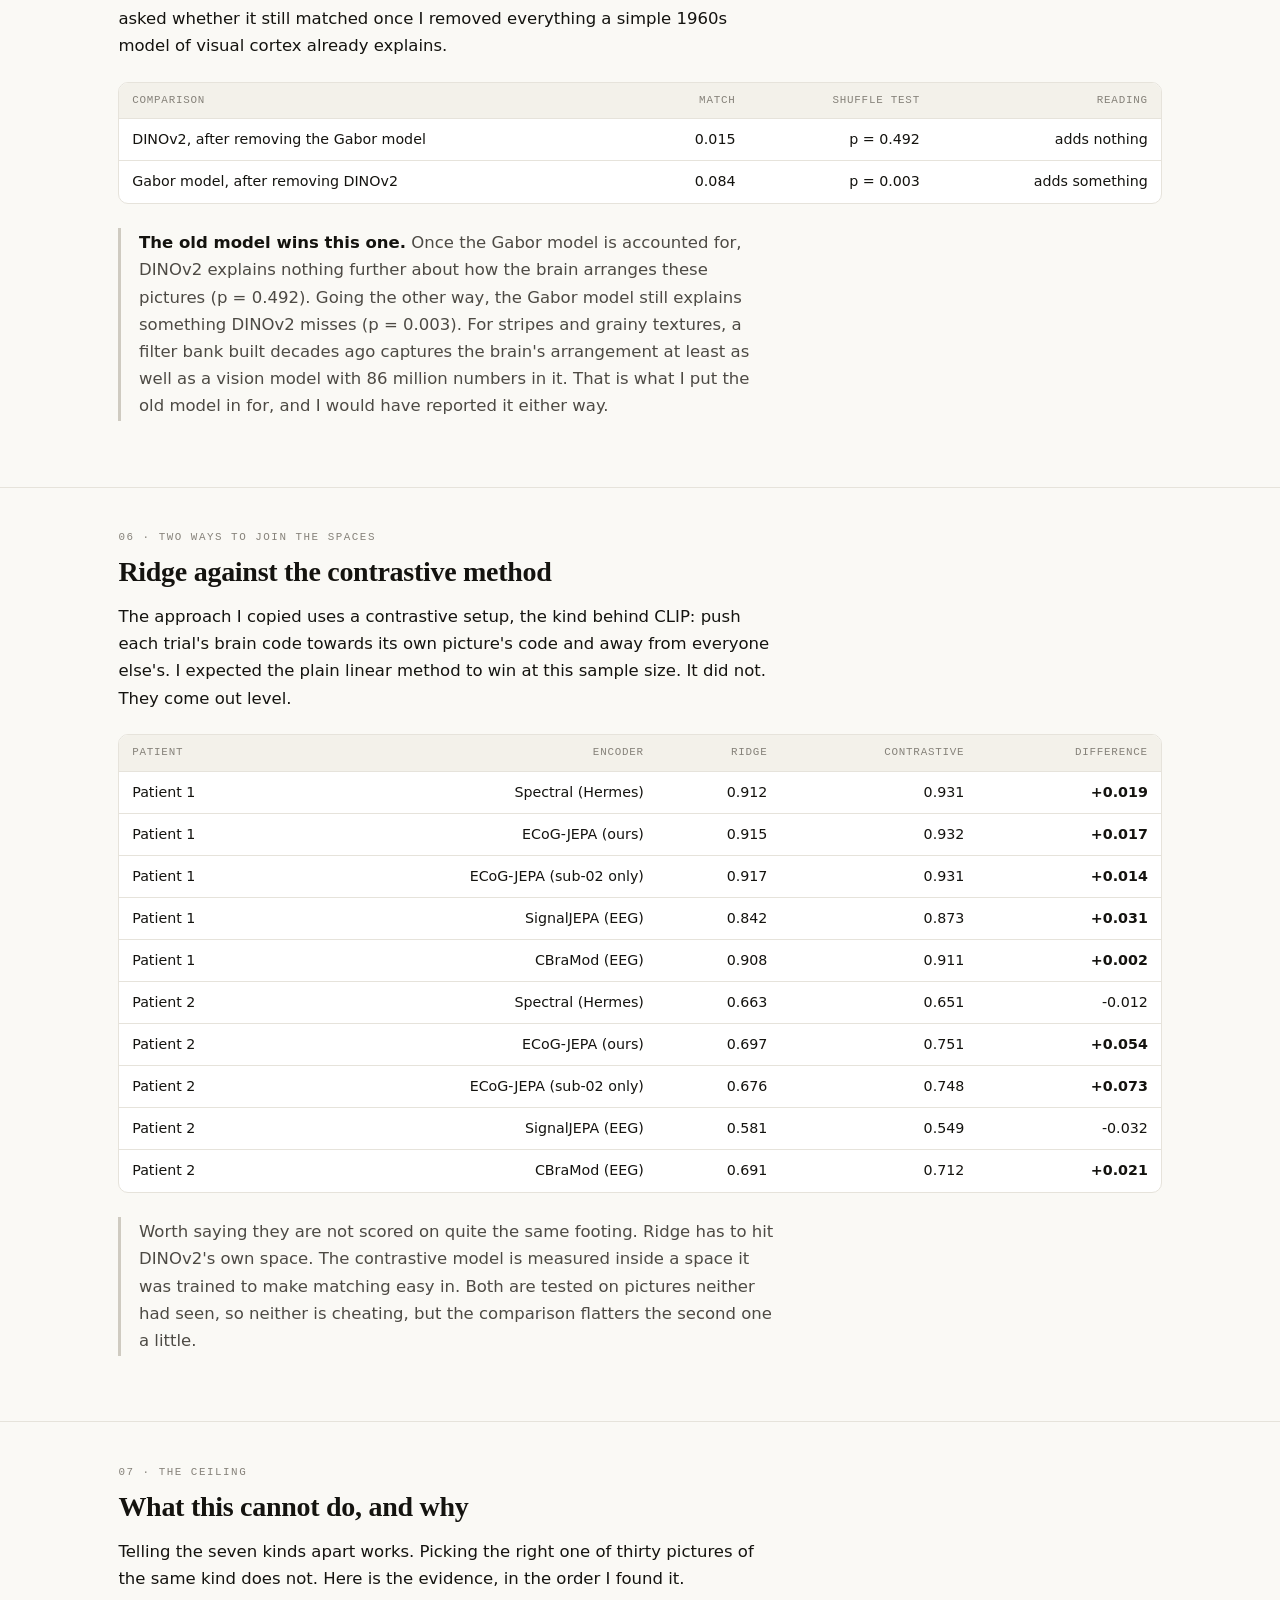
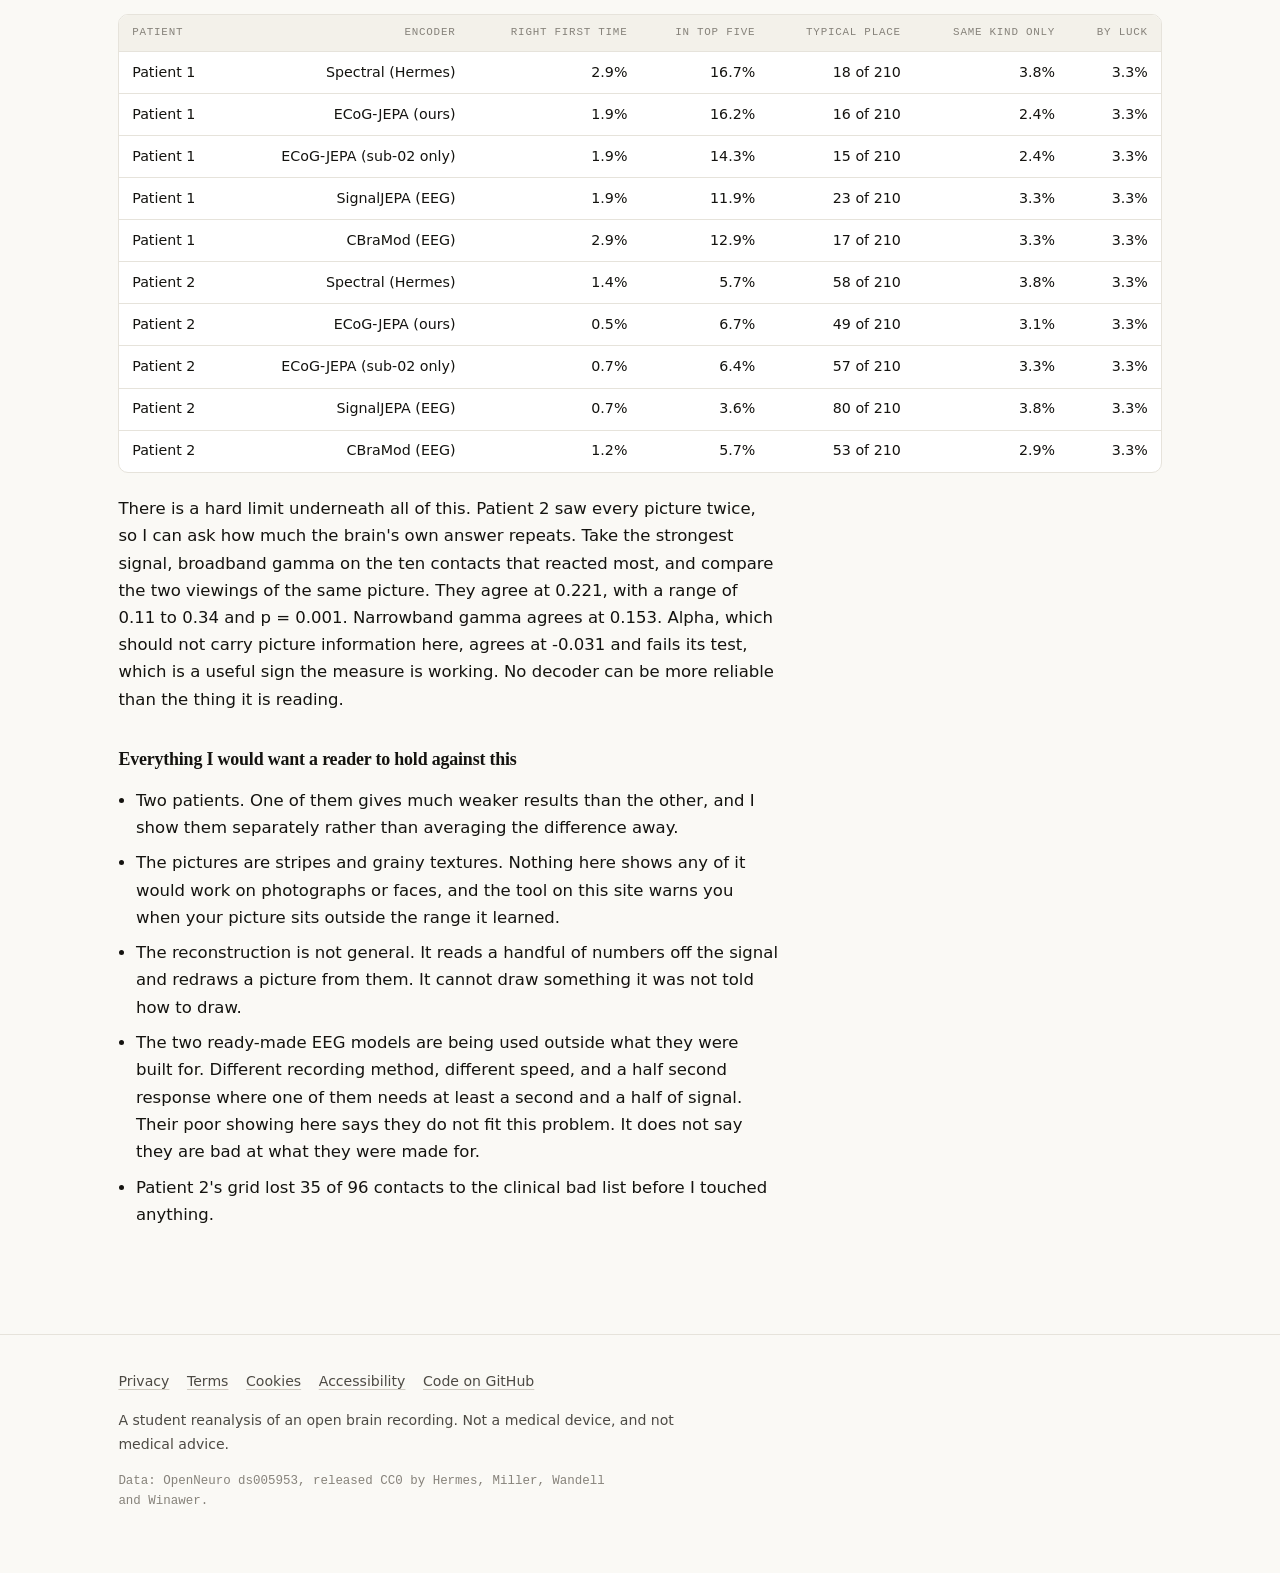
<file: site/public/results.html>
<!doctype html>
<html lang="en">
<head>
<meta charset="utf-8">
<meta name="viewport" content="width=device-width, initial-scale=1">
<title>Results · NeuroLink</title>
<meta name="description" content="Every number from the project, with the shuffle tests and ranges behind them, including the parts that did not work.">
<link rel="icon" href="data:image/svg+xml,<svg xmlns='http://www.w3.org/2000/svg' viewBox='0 0 100 100'><text y='.9em' font-size='88'>🧠</text></svg>">
<link rel="stylesheet" href="assets/site.css">
</head>
<body>
<main id="main">
<div class="wrap hero">
  <p class="eyebrow">Results</p>
  <h1>All the numbers, including the ones I did not like</h1>
  <p class="lede">
    Every figure here comes with a shuffle test and a range. The shuffle test asks how often a
    score this good turns up when the answers are scrambled. If a number has no test beside
    it, do not trust it.
  </p>
</div>

<section id="encoders">
  <div class="wrap">
    <p class="kicker">01 · Four ways of reading the signal</p>
    <h2>Telling the seven kinds apart</h2>
    <p>
      Same trials, same split, same scoring. The only thing that changes is how the brain
      signal was turned into numbers before a plain linear model saw it.
    </p>
    <div class="controls">
      <label class="field">Patient
        <select id="subSel"></select>
      </label>
      <label class="field">Score
        <select id="metricSel">
          <option value="condition">telling the seven kinds apart</option>
          <option value="two_way">picking the right picture out of two</option>
          <option value="top5">right picture in its top five of 210</option>
        </select>
      </label>
    </div>
    <div class="chart" id="mainChart"></div>
    <div class="tscroll"><table id="mainTable"></table></div>
    <p class="note flag" id="bwNote"></p>
  </div>
</section>

<section id="confusion">
  <div class="wrap">
    <p class="kicker">02 · Where it goes wrong</p>
    <h2>The mistakes are the ones a visual system would make</h2>
    <div class="chart" id="confChart"></div>
    <p>
      Almost every error lands on a neighbour. A pattern gets read as a slightly finer or
      slightly coarser version of itself, or one grainy texture gets read as another. Very few
      errors cross between stripes and textures, which are the two groups the brain treats
      most differently.
    </p>
  </div>
</section>

<section id="transfer">
  <div class="wrap">
    <p class="kicker">03 · The result I did not expect</p>
    <h2>A model that has never seen your brain still works on it</h2>
    <p id="transferPara"></p>
    <div class="chart" id="jepaChart"></div>
    <p>
      The training used no labels at all. It read the raw recordings and tried to fill in
      pieces it had been shown with gaps punched in them. It never saw an event file and never
      learned which picture was on screen at any moment.
    </p>
  </div>
</section>

<section id="params">
  <div class="wrap">
    <p class="kicker">04 · Reading numbers off the signal</p>
    <h2>What can be read directly</h2>
    <p>
      Instead of trying to name the picture, this asks for its properties. How fine is the
      detail, how fast does the texture fall off, how much contrast is there. Each one is
      scored against pictures the model never saw.
    </p>
    <div class="tscroll"><table id="paramTable"></table></div>
    <p class="note" id="phaseNote"></p>
  </div>
</section>

<section id="rsa">
  <div class="wrap">
    <p class="kicker">05 · A test the image model failed</p>
    <h2>Does a modern vision model add anything here?</h2>
    <p>
      DINOv2 is a large vision model trained on 142 million photographs. I compared how it
      arranges these pictures against how the brain arranges them, and then asked whether it
      still matched once I removed everything a simple 1960s model of visual cortex already
      explains.
    </p>
    <div class="tscroll"><table id="rsaTable"></table></div>
    <p class="note" id="rsaNote"></p>
  </div>
</section>

<section id="contrastive">
  <div class="wrap">
    <p class="kicker">06 · Two ways to join the spaces</p>
    <h2>Ridge against the contrastive method</h2>
    <p>
      The approach I copied uses a contrastive setup, the kind behind CLIP: push each trial's
      brain code towards its own picture's code and away from everyone else's. I expected the
      plain linear method to win at this sample size. It did not. They come out level.
    </p>
    <div class="tscroll"><table id="contTable"></table></div>
    <p class="note">
      Worth saying they are not scored on quite the same footing. Ridge has to hit DINOv2's
      own space. The contrastive model is measured inside a space it was trained to make
      matching easy in. Both are tested on pictures neither had seen, so neither is cheating,
      but the comparison flatters the second one a little.
    </p>
  </div>
</section>

<section id="limits">
  <div class="wrap">
    <p class="kicker">07 · The ceiling</p>
    <h2>What this cannot do, and why</h2>
    <p>
      Telling the seven kinds apart works. Picking the right one of thirty pictures of the same
      kind does not. Here is the evidence, in the order I found it.
    </p>
    <div class="tscroll"><table id="withinTable"></table></div>
    <p id="ceilingPara"></p>
    <h3>Everything I would want a reader to hold against this</h3>
    <ul class="plain">
      <li>Two patients. One of them gives much weaker results than the other, and I show them
        separately rather than averaging the difference away.</li>
      <li>The pictures are stripes and grainy textures. Nothing here shows any of it would
        work on photographs or faces, and the tool on this site warns you when your picture
        sits outside the range it learned.</li>
      <li>The reconstruction is not general. It reads a handful of numbers off the signal and
        redraws a picture from them. It cannot draw something it was not told how to draw.</li>
      <li>The two ready-made EEG models are being used outside what they were built for.
        Different recording method, different speed, and a half second response where one of
        them needs at least a second and a half of signal. Their poor showing here says they
        do not fit this problem. It does not say they are bad at what they were made for.</li>
      <li>Patient 2's grid lost 35 of 96 contacts to the clinical bad list before I touched
        anything.</li>
    </ul>
  </div>
</section>
</main>

<script type="module">
import { mountChrome, loadJSON, el, fmt, pct, pval, famColor, condColor } from "./assets/shell.js";
import { barChart, matrix, lineChart } from "./assets/charts.js";
mountChrome("results.html");

const R = await loadJSON("results.json");
const A = R.alignment;
const labels = R.condition_labels;
const subs = Object.keys(A.subjects);
const ORDER = ["signal_jepa", "cbramod", "spectral", "ecogjepa_all", "ecogjepa_sub-02"];

const subSel = document.getElementById("subSel");
subs.forEach(s => subSel.append(el("option", { value: s }, s.replace("sub-0", "Patient "))));
const metricSel = document.getElementById("metricSel");

function metricOf(e, m) {
  if (m === "condition") return { v: e.condition.accuracy, ci: e.condition.ci, chance: 1/7, fmt: v => (v*100).toFixed(0)+"%", label: "share correct" };
  const sp = e.spaces?.dino518 || e.spaces?.dino224;
  if (!sp) return null;
  if (m === "two_way") return { v: sp.two_way, chance: 0.5, fmt: v => v.toFixed(2), label: "share of pairs won" };
  return { v: sp.top5, chance: 5/210, fmt: v => (v*100).toFixed(1)+"%", label: "share in top five" };
}

function drawMain() {
  const sub = subSel.value, m = metricSel.value;
  const encs = A.subjects[sub].encoders;
  const series = ORDER.filter(k => encs[k]).map(k => {
    const g = metricOf(encs[k], m);
    return g && { label: encs[k].label, value: g.v, ci: g.ci, color: famColor(encs[k].family),
                  note: encs[k].family.split(": ")[1] };
  }).filter(Boolean);
  const g0 = metricOf(encs[ORDER.find(k => encs[k])], m);
  barChart(document.getElementById("mainChart"), {
    title: sub.replace("sub-0", "Patient ") + ", " + metricSel.selectedOptions[0].textContent,
    sub: "Pictures in the test set never appear in training. Bars carry 95% ranges from resampling.",
    series, chance: g0.chance, yLabel: g0.label, fmt: g0.fmt,
    max: m === "top5" ? undefined : 1.0,
  });
  document.getElementById("mainChart").append(el("div", { class: "legend" },
    ["A: hand-crafted","B: off-the-shelf EEG foundation model","C: self-pretrained on this ECoG"]
      .map(f => el("span", {}, el("i", { style: `background:${famColor(f)}` }), f.split(": ")[1]))));
}

function drawTable() {
  const head = el("thead", {}, el("tr", {},
    el("th", {}, "How the signal was encoded"), el("th", {}, "Numbers per trial"),
    ...subs.flatMap(s => [el("th", {}, s.replace("sub-0","P") + " seven kinds"),
                          el("th", {}, s.replace("sub-0","P") + " one of two"),
                          el("th", {}, s.replace("sub-0","P") + " shuffle test")])));
  const bestByMetric = subs.map(s => Math.max(...Object.values(A.subjects[s].encoders).map(e => e.condition.accuracy)));
  const body = el("tbody", {}, ORDER.filter(k => A.subjects[subs[0]].encoders[k] || A.subjects[subs[1]]?.encoders[k]).map(k => {
    const any = subs.map(s => A.subjects[s].encoders[k]).find(Boolean);
    return el("tr", {},
      el("td", {}, el("span", { class: "swatch", style: `background:${famColor(any.family)}` }), any.label),
      el("td", {}, any.dim.toLocaleString()),
      ...subs.flatMap((s, i) => {
        const e = A.subjects[s].encoders[k];
        if (!e) return [el("td",{},"n/a"),el("td",{},"n/a"),el("td",{},"n/a")];
        const sp = e.spaces?.dino518 || e.spaces?.dino224;
        return [
          el("td", { class: e.condition.accuracy === bestByMetric[i] ? "best" : null }, pct(e.condition.accuracy,1)),
          el("td", {}, fmt(sp?.two_way, 3)),
          el("td", {}, pval(e.condition.p)),
        ];
      }));
  }));
  document.getElementById("mainTable").replaceChildren(head, body);
}

subSel.onchange = () => { drawMain(); drawConf(); };
metricSel.onchange = drawMain;

/* bandwidth */
const bw = Object.values(R.encoders_manifest || {}).map(v => v.bandwidth).find(Boolean);
if (bw) document.getElementById("bwNote").innerHTML =
  `<strong>Why the order comes out like that.</strong> Of everything the brain does in
   response to a picture, only ${pct(bw.frac_below_40Hz,1)} happens below 40 Hz and
   ${pct(bw.frac_below_125Hz,1)} below 125 Hz. SignalJEPA was trained under the first limit,
   CBraMod under the second. The two models I built keep the lot. The scores follow that
   order in both patients, which is what you would expect if bandwidth is the thing that
   matters and not model size.`;

/* confusion */
function drawConf() {
  const sub = subSel.value;
  const encs = A.subjects[sub].encoders;
  const bestKey = Object.keys(encs).reduce((a,b) => encs[a].condition.accuracy >= encs[b].condition.accuracy ? a : b);
  matrix(document.getElementById("confChart"), {
    title: `Which kind gets read as which`,
    sub: `${sub.replace("sub-0","Patient ")}, using ${encs[bestKey].label}.`,
    values: encs[bestKey].condition.confusion,
    labels: [1,2,3,4,5,6,7].map(c => labels[c]),
  });
}

/* transfer + jepa curve */
const p1 = A.subjects["sub-01"]?.encoders;
if (p1?.["ecogjepa_sub-02"] && p1?.["ecogjepa_all"]) {
  const a = p1["ecogjepa_sub-02"].condition.accuracy, b = p1["ecogjepa_all"].condition.accuracy;
  document.getElementById("transferPara").innerHTML =
    `I trained the same model twice. Once on both patients, and once on patient 2 alone. The
     second one has never seen patient 1's brain: different side of the head, 61 contacts
     instead of 110, and half the recording speed. Used on patient 1 it scores
     <b>${pct(a,1)}</b>, against <b>${pct(b,1)}</b> for the one that did train on patient 1.
     That gap is ${Math.abs(Math.round((a-b)*210))} trials out of 210, which is to say there is
     no real gap. Whatever it learns about signals from inside the skull is not tied to one
     person's grid.`;
}
const jep = R.jepa?.all;
if (jep) {
  lineChart(document.getElementById("jepaChart"), {
    title: "Training the model with no labels",
    sub: `${(jep.n_params/1e6).toFixed(1)} million numbers, learning to fill in gaps in recordings from ${jep.n_channels} contacts.`,
    x: jep.val_losses.map((_, i) => i + 1),
    series: [
      { label: "on data it trained on", values: jep.losses, color: famColor("A: hand-crafted") },
      { label: "on data held back", values: jep.val_losses, color: famColor("C: self-pretrained on this ECoG") },
      { label: "just guessing the average", values: jep.val_losses.map(() => jep.baseline_val), color: "var(--muted)" },
    ],
    xLabel: "pass through the data", yLabel: "how wrong it was", height: 260,
    yFmt: v => v.toFixed(3), xFmt: v => String(Math.round(v)),
  });
}

/* parameters */
const rec = R.reconstruction;
if (rec) {
  const names = { log_spatial_freq: "how fine the detail is", noise_exponent: "how fast it falls off",
                  rms_contrast: "contrast", orient_concentration: "how much it points one way",
                  phase_rad: "where the stripes sit (phase)" };
  const rows = [];
  for (const [sub, s] of Object.entries(rec.subjects)) {
    for (const [k, v] of Object.entries(s.scores.all)) {
      if (!names[k]) continue;
      const r = v.r ?? v.circular_r;
      rows.push(el("tr", {},
        el("td", {}, sub.replace("sub-0", "Patient ")),
        el("td", {}, names[k]),
        el("td", {}, r === null || r === undefined ? "nothing to read" : fmt(r, 3)),
        el("td", {}, pval(v.p))));
    }
  }
  document.getElementById("paramTable").replaceChildren(
    el("thead", {}, el("tr", {}, ["Patient","What was read off","How close","Shuffle test"].map(h=>el("th",{},h)))),
    el("tbody", {}, rows));

  const g = rec.subjects["sub-01"]?.scores?.gratings_only?.phase_rad;
  if (g) document.getElementById("phaseNote").innerHTML =
    `<strong>Phase is the interesting one.</strong> Looking only at the stripe pictures, where
     phase is the single thing that separates the thirty versions, the link between what was
     shown and what was read off is ${fmt(g.circular_r,3)} with ${pval(g.p)}. Real, and it
     survives shuffling. Also far too weak to pick one picture out of thirty. Broadband gamma
     behaves like a cell that does not care where the stripes sit, only that they are there,
     so this is the answer the biology predicts.`;
}

/* rsa */
const pr = A.subjects["sub-01"]?.partial_rsa;
if (pr) {
  document.getElementById("rsaTable").replaceChildren(
    el("thead", {}, el("tr", {}, ["Comparison","Match","Shuffle test","Reading"].map(h=>el("th",{},h)))),
    el("tbody", {},
      el("tr", {}, el("td", {}, "DINOv2, after removing the Gabor model"),
        el("td", {}, fmt(pr.dino_given_gabor.rho_partial, 3)),
        el("td", {}, pval(pr.dino_given_gabor.p)),
        el("td", {}, pr.dino_given_gabor.p < 0.05 ? "adds something" : "adds nothing")),
      el("tr", {}, el("td", {}, "Gabor model, after removing DINOv2"),
        el("td", {}, fmt(pr.gabor_given_dino.rho_partial, 3)),
        el("td", {}, pval(pr.gabor_given_dino.p)),
        el("td", {}, pr.gabor_given_dino.p < 0.05 ? "adds something" : "adds nothing"))));
  document.getElementById("rsaNote").innerHTML =
    `<strong>The old model wins this one.</strong> Once the Gabor model is accounted for,
     DINOv2 explains nothing further about how the brain arranges these pictures
     (${pval(pr.dino_given_gabor.p)}). Going the other way, the Gabor model still explains
     something DINOv2 misses (${pval(pr.gabor_given_dino.p)}). For stripes and grainy
     textures, a filter bank built decades ago captures the brain's arrangement at least as
     well as a vision model with 86 million numbers in it. That is what I put the old model in
     for, and I would have reported it either way.`;
}

/* contrastive */
const CN = R.contrastive;
if (CN) {
  const rows = [];
  for (const [sub, encs] of Object.entries(CN.subjects))
    for (const [, r] of Object.entries(encs)) {
      const dd = r.contrastive.two_way - r.ridge.two_way;
      rows.push(el("tr", {},
        el("td", {}, sub.replace("sub-0","Patient ")), el("td", {}, r.label),
        el("td", {}, fmt(r.ridge.two_way,3)), el("td", {}, fmt(r.contrastive.two_way,3)),
        el("td", { class: dd > 0 ? "best" : null }, (dd>=0?"+":"") + fmt(dd,3))));
    }
  document.getElementById("contTable").replaceChildren(
    el("thead", {}, el("tr", {}, ["Patient","Encoder","Ridge","Contrastive","Difference"].map(h=>el("th",{},h)))),
    el("tbody", {}, rows));
}

/* within condition + ceiling */
const wrows = [];
for (const [sub, s] of Object.entries(A.subjects))
  for (const [, e] of Object.entries(s.encoders)) {
    const sp = e.spaces?.dino518 || e.spaces?.dino224;
    const w = sp?.within_condition;
    if (!w) continue;
    wrows.push(el("tr", {},
      el("td", {}, sub.replace("sub-0","Patient ")), el("td", {}, e.label),
      el("td", {}, pct(sp.top1,1)), el("td", {}, pct(sp.top5,1)),
      el("td", {}, `${fmt(sp.median_rank,0)} of ${sp.n_candidates}`),
      el("td", {}, pct(w.top1,1)), el("td", {}, pct(w.chance_top1,1))));
  }
document.getElementById("withinTable").replaceChildren(
  el("thead", {}, el("tr", {}, ["Patient","Encoder","Right first time","In top five","Typical place","Same kind only","By luck"].map(h=>el("th",{},h)))),
  el("tbody", {}, wrows));

const nc = R.alignment.noise_ceiling_physiological;
if (nc) {
  const b = nc.features.broadband;
  document.getElementById("ceilingPara").innerHTML =
    `There is a hard limit underneath all of this. Patient 2 saw every picture twice, so I can
     ask how much the brain's own answer repeats. Take the strongest signal, broadband gamma on
     the ten contacts that reacted most, and compare the two viewings of the same picture. They
     agree at ${fmt(b.r,3)}, with a range of ${fmt(b.ci[0],2)} to ${fmt(b.ci[1],2)} and
     ${pval(b.p)}. Narrowband gamma agrees at ${fmt(nc.features.gamma_amp.r,3)}. Alpha, which
     should not carry picture information here, agrees at ${fmt(nc.features.alpha.r,3)} and
     fails its test, which is a useful sign the measure is working. No decoder can be more
     reliable than the thing it is reading.`;
}

drawMain(); drawTable(); drawConf();
document.addEventListener("themechange", () => { drawMain(); drawConf(); });
</script>
</body>
</html>
</file>
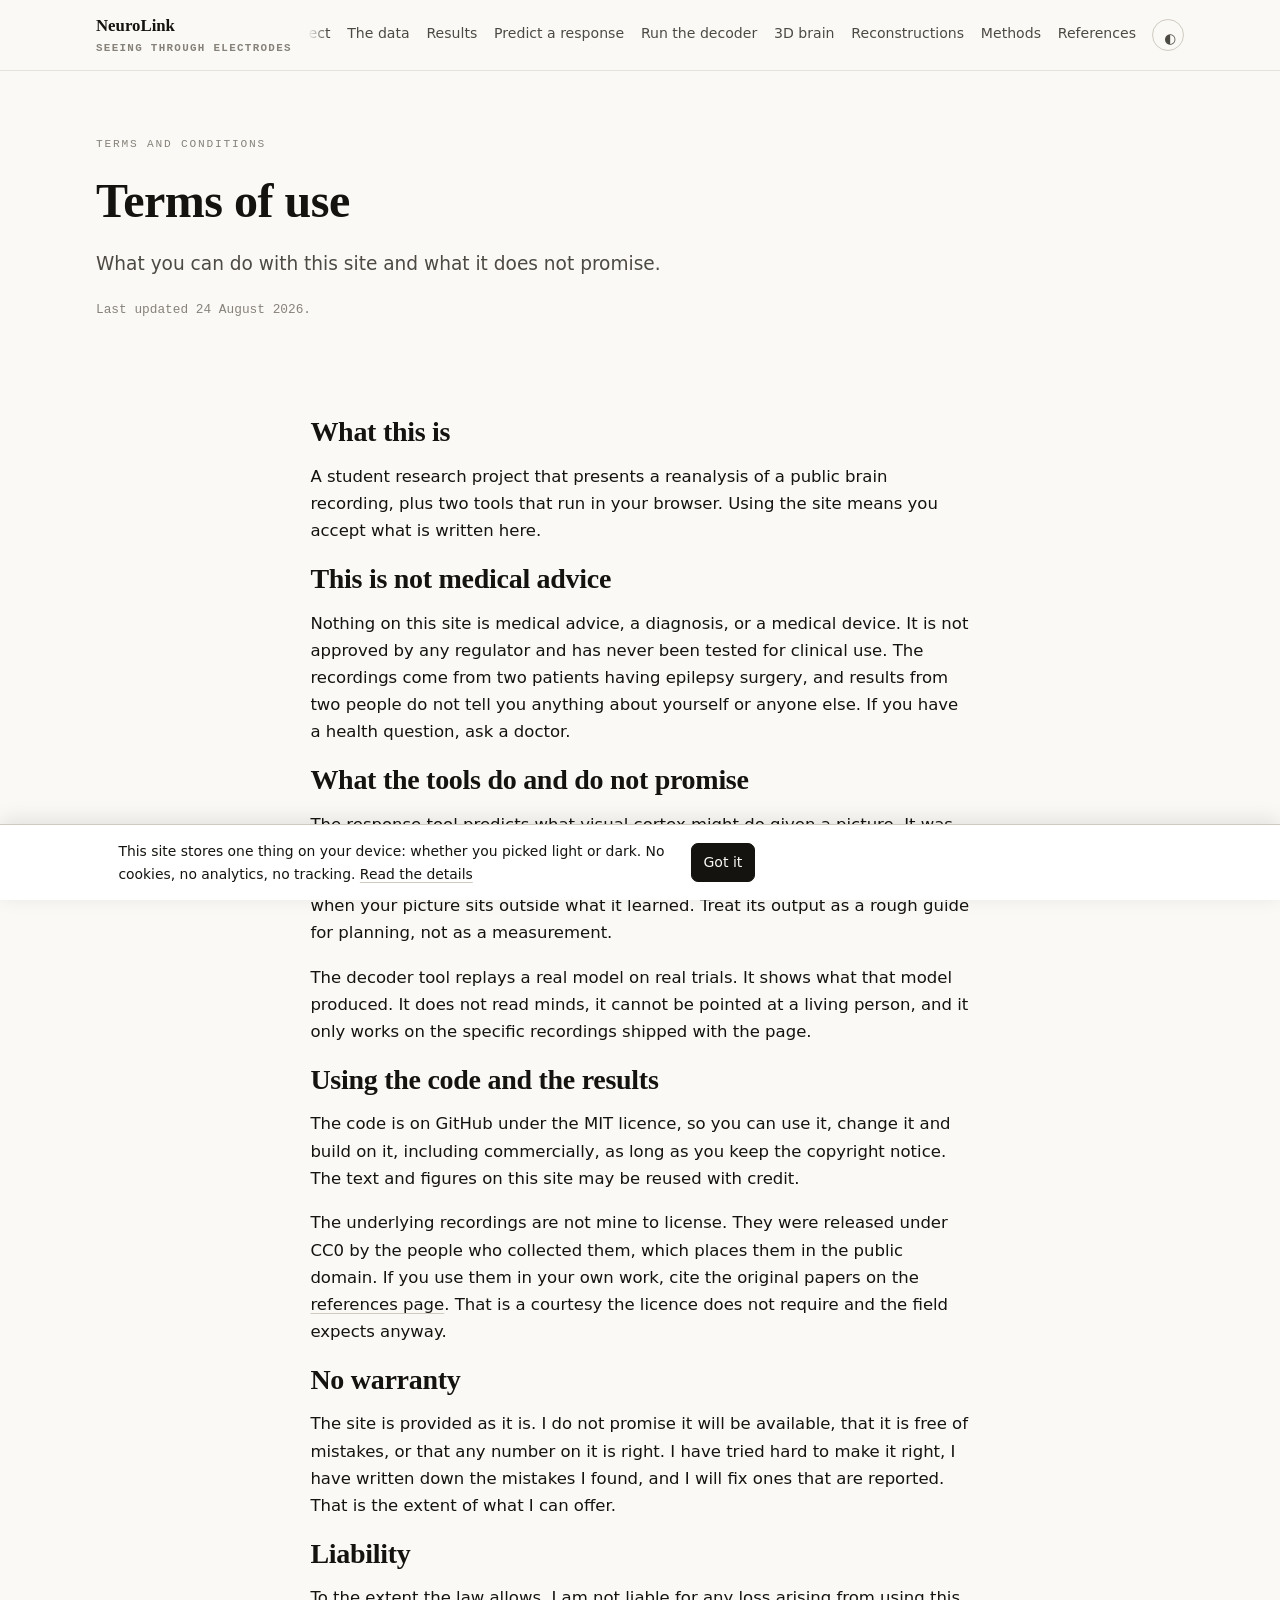
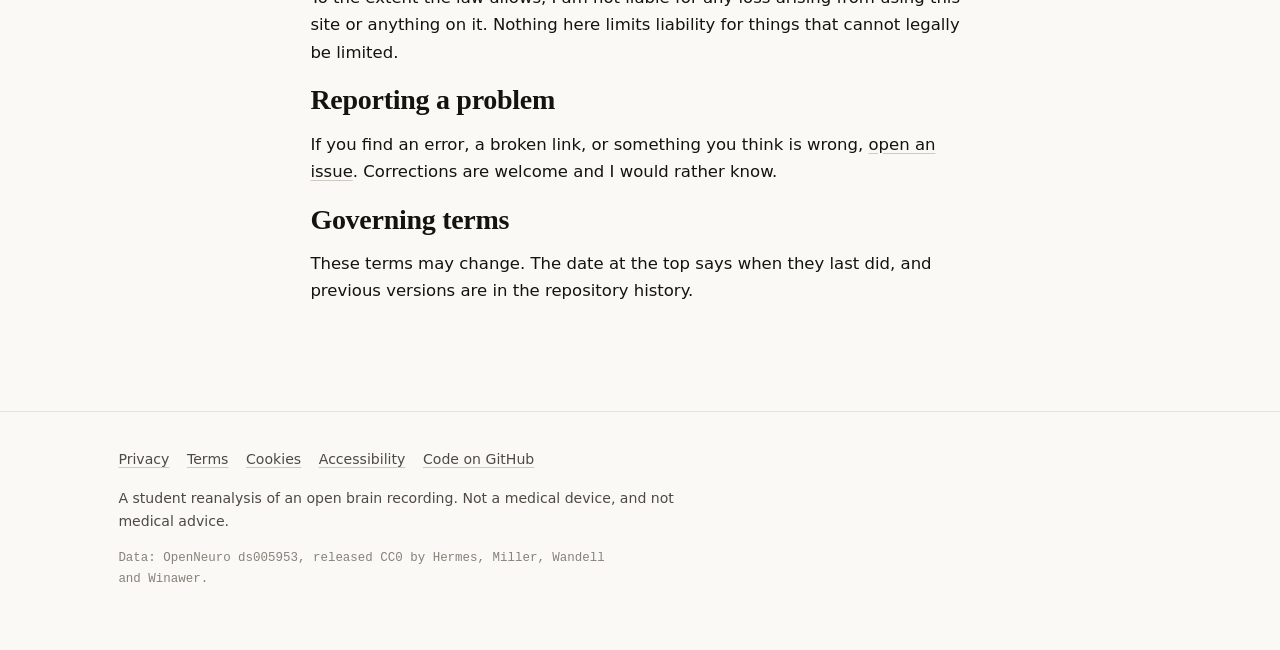
<file: site/public/terms.html>
<!doctype html>
<html lang="en">
<head>
<meta charset="utf-8">
<meta name="viewport" content="width=device-width, initial-scale=1">
<title>Terms of use · NeuroLink</title>
<meta name="description" content="What you can do with this site and what it does not promise.">
<meta name="robots" content="index,follow">
<link rel="icon" href="data:image/svg+xml,<svg xmlns='http://www.w3.org/2000/svg' viewBox='0 0 100 100'><text y='.9em' font-size='88'>🧠</text></svg>">
<link rel="stylesheet" href="assets/site.css">
</head>
<body>
<main id="main">
<div class="wrap hero">
  <p class="eyebrow">Terms and conditions</p>
  <h1>Terms of use</h1>
  <p class="lede">What you can do with this site and what it does not promise.</p>
  <p class="mono" style="color:var(--muted);font-size:.8rem">Last updated 24 August 2026.</p>
</div>
<section><div class="wrap narrow">

<h2>What this is</h2>
<p>
  A student research project that presents a reanalysis of a public brain recording, plus two
  tools that run in your browser. Using the site means you accept what is written here.
</p>

<h2>This is not medical advice</h2>
<p>
  Nothing on this site is medical advice, a diagnosis, or a medical device. It is not approved
  by any regulator and has never been tested for clinical use. The recordings come from two
  patients having epilepsy surgery, and results from two people do not tell you anything about
  yourself or anyone else. If you have a health question, ask a doctor.
</p>

<h2>What the tools do and do not promise</h2>
<p>
  The response tool predicts what visual cortex might do given a picture. It was fitted on 210
  trials from one person who was looking at stripes and grainy textures. Its accuracy is printed
  next to every prediction, and it warns you when your picture sits outside what it learned.
  Treat its output as a rough guide for planning, not as a measurement.
</p>
<p>
  The decoder tool replays a real model on real trials. It shows what that model produced. It
  does not read minds, it cannot be pointed at a living person, and it only works on the
  specific recordings shipped with the page.
</p>

<h2>Using the code and the results</h2>
<p>
  The code is on GitHub under the MIT licence, so you can use it, change it and build on it,
  including commercially, as long as you keep the copyright notice. The text and figures on
  this site may be reused with credit.
</p>
<p>
  The underlying recordings are not mine to license. They were released under CC0 by the people
  who collected them, which places them in the public domain. If you use them in your own work,
  cite the original papers on the <a href="references.html">references page</a>. That is a
  courtesy the licence does not require and the field expects anyway.
</p>

<h2>No warranty</h2>
<p>
  The site is provided as it is. I do not promise it will be available, that it is free of
  mistakes, or that any number on it is right. I have tried hard to make it right, I have
  written down the mistakes I found, and I will fix ones that are reported. That is the extent
  of what I can offer.
</p>

<h2>Liability</h2>
<p>
  To the extent the law allows, I am not liable for any loss arising from using this site or
  anything on it. Nothing here limits liability for things that cannot legally be limited.
</p>

<h2>Reporting a problem</h2>
<p>
  If you find an error, a broken link, or something you think is wrong,
  <a href="https://github.com/aaryavvatts-lab/neurolink/issues" rel="noopener">open an issue</a>.
  Corrections are welcome and I would rather know.
</p>

<h2>Governing terms</h2>
<p>
  These terms may change. The date at the top says when they last did, and previous versions
  are in the repository history.
</p>
</div></section>
</main>
<script type="module">
import { mountChrome } from "./assets/shell.js";
mountChrome("terms.html");
</script>
</body>
</html>
</file>
<file: site/public/assets/site.css>
/* NeuroLink. Chrome is neutral; colour is reserved for data. */

:root {
  color-scheme: light;
  --page:        #faf9f5;
  --surface:     #ffffff;
  --surface-2:   #f3f1ea;
  --ink:         #14130f;
  --ink-2:       #4d4a44;
  --muted:       #86827a;
  --line:        #e6e3db;
  --line-2:      #cfcbc1;
  --accent:      #a8472a;

  --noise-1: #86b6ef; --noise-2: #3987e5; --noise-3: #1c5cab;
  --grat-1:  #e8a355; --grat-2:  #d1762a; --grat-3:  #ac5518; --grat-4: #7d3a10;
  --famA: #2a78d6; --famB: #eb6834; --famC: #1baf7a;

  --sans: ui-sans-serif, system-ui, -apple-system, "Segoe UI", Helvetica, Arial, sans-serif;
  --mono: ui-monospace, SFMono-Regular, "SF Mono", Menlo, Consolas, monospace;
  --serif: "Iowan Old Style", "Palatino Linotype", Palatino, Georgia, "Times New Roman", serif;
  --wrap: 68rem;
  --radius: 10px;
}

@media (prefers-color-scheme: dark) {
  :root:not([data-theme="light"]) {
    color-scheme: dark;
    --page: #100f0d; --surface: #171613; --surface-2: #1d1c18;
    --ink: #f2efe9; --ink-2: #a8a39a; --muted: #7d7970;
    --line: #262421; --line-2: #35322e;
    --accent: #d9714c;
    --noise-1: #9ec5f4; --noise-2: #5598e7; --noise-3: #2a78d6;
    --grat-1: #f6c98a; --grat-2: #ef9f4e; --grat-3: #e2762a; --grat-4: #b8551a;
    --famA: #3987e5; --famB: #d95926; --famC: #199e70;
  }
}
:root[data-theme="dark"] {
  color-scheme: dark;
  --page: #100f0d; --surface: #171613; --surface-2: #1d1c18;
  --ink: #f2efe9; --ink-2: #a8a39a; --muted: #7d7970;
  --line: #262421; --line-2: #35322e;
  --accent: #d9714c;
  --noise-1: #9ec5f4; --noise-2: #5598e7; --noise-3: #2a78d6;
  --grat-1: #f6c98a; --grat-2: #ef9f4e; --grat-3: #e2762a; --grat-4: #b8551a;
  --famA: #3987e5; --famB: #d95926; --famC: #199e70;
}

* { box-sizing: border-box; }
html { scroll-behavior: smooth; }
@media (prefers-reduced-motion: reduce) {
  html { scroll-behavior: auto; }
  *, *::before, *::after { animation-duration: .01ms !important; transition-duration: .01ms !important; }
}

body {
  margin: 0; background: var(--page); color: var(--ink);
  font-family: var(--sans); font-size: 16.5px; line-height: 1.65;
  -webkit-font-smoothing: antialiased; text-rendering: optimizeLegibility;
}
.wrap { max-width: var(--wrap); margin: 0 auto; padding: 0 1.4rem; }
.narrow { max-width: 44rem; }

h1, h2, h3, h4 { font-family: var(--serif); font-weight: 600; line-height: 1.2; letter-spacing: -.01em; }
h1 { font-size: clamp(2rem, 5vw, 3rem); margin: 0 0 .4em; }
h2 { font-size: clamp(1.35rem, 3vw, 1.75rem); margin: 0 0 .5em; }
h3 { font-size: 1.12rem; margin: 2em 0 .5em; }
p { margin: 0 0 1.05em; max-width: 40em; }
a { color: inherit; text-decoration-color: var(--line-2); text-underline-offset: 3px; }
a:hover { text-decoration-color: var(--accent); }
:focus-visible { outline: 2px solid var(--accent); outline-offset: 3px; border-radius: 3px; }
code, .mono { font-family: var(--mono); font-size: .88em; }
.skip { position: absolute; left: -9999px; }
.skip:focus { left: 1rem; top: 1rem; z-index: 999; background: var(--surface);
  padding: .6rem 1rem; border: 1px solid var(--line-2); border-radius: 6px; }

/* nav */
header.top { border-bottom: 1px solid var(--line); background: var(--page);
  position: sticky; top: 0; z-index: 40; }
/* brand | nav | toggle. The nav scrolls sideways rather than pushing the
   toggle onto a second line once there are enough pages. */
.topbar { display: grid; grid-template-columns: auto minmax(0, 1fr) auto;
  align-items: center; gap: 1rem; padding: .75rem 0; }
.brand { font-family: var(--serif); font-weight: 600; font-size: 1.05rem; text-decoration: none; }
.brand span { color: var(--muted); font-family: var(--mono); font-size: .68rem;
  letter-spacing: .12em; text-transform: uppercase; display: block; }
nav.main { display: flex; gap: 1.05rem; justify-content: flex-end;
  overflow-x: auto; scrollbar-width: none; -ms-overflow-style: none;
  mask-image: linear-gradient(90deg, transparent 0, #000 1.2rem); }
nav.main::-webkit-scrollbar { display: none; }
nav.main a { font-size: .88rem; color: var(--ink-2); text-decoration: none; padding: .2rem 0;
  border-bottom: 2px solid transparent; white-space: nowrap; }
nav.main a:hover { color: var(--ink); border-bottom-color: var(--line-2); }
nav.main a[aria-current="page"] { color: var(--ink); border-bottom-color: var(--accent); }
.theme-btn { background: none; border: 1px solid var(--line-2); color: var(--ink-2);
  border-radius: 999px; width: 2rem; height: 2rem; cursor: pointer; font-size: .85rem; }
.theme-btn:hover { color: var(--ink); }

/* hero */
.hero { padding: 4rem 0 2.5rem; }
.eyebrow { font-family: var(--mono); font-size: .7rem; letter-spacing: .16em;
  text-transform: uppercase; color: var(--muted); margin-bottom: 1.2rem; }
.lede { font-size: 1.16rem; color: var(--ink-2); max-width: 38em; }

/* stats */
.stats { display: grid; grid-template-columns: repeat(auto-fit, minmax(9rem, 1fr));
  gap: 1px; background: var(--line); border: 1px solid var(--line);
  border-radius: var(--radius); overflow: hidden; margin: 2rem 0; }
.stat { background: var(--surface); padding: 1rem 1.1rem; }
.stat b { display: block; font-size: 1.6rem; font-weight: 600; line-height: 1.15;
  font-variant-numeric: tabular-nums; }
.stat span { display: block; font-family: var(--mono); font-size: .66rem;
  letter-spacing: .1em; text-transform: uppercase; color: var(--muted); margin-top: .3rem; }
.stat em { display: block; font-style: normal; font-size: .78rem; color: var(--ink-2); margin-top: .25rem; }

section { padding: 2.6rem 0; border-top: 1px solid var(--line); }
section:first-of-type { border-top: none; }
.kicker { font-family: var(--mono); font-size: .68rem; letter-spacing: .14em;
  text-transform: uppercase; color: var(--muted); margin-bottom: .5rem; }

/* cards, callouts */
.card { background: var(--surface); border: 1px solid var(--line);
  border-radius: var(--radius); padding: 1.15rem 1.25rem; }
.grid2 { display: grid; grid-template-columns: 1fr 1fr; gap: 1rem; }
.grid3 { display: grid; grid-template-columns: repeat(auto-fit, minmax(15rem, 1fr)); gap: 1rem; }
.note { border-left: 3px solid var(--line-2); padding: .1rem 0 .1rem 1.1rem; margin: 1.5rem 0;
  color: var(--ink-2); }
.note strong { color: var(--ink); }
.note.flag { border-left-color: var(--accent); }

/* tables */
.tscroll { overflow-x: auto; border: 1px solid var(--line); border-radius: var(--radius);
  margin: 1.4rem 0; background: var(--surface); }
table { border-collapse: collapse; width: 100%; font-size: .89rem; }
th, td { padding: .55rem .8rem; text-align: right; border-bottom: 1px solid var(--line);
  white-space: nowrap; font-variant-numeric: tabular-nums; }
th:first-child, td:first-child { text-align: left; font-variant-numeric: normal; }
thead th { background: var(--surface-2); font-family: var(--mono); font-weight: 500;
  font-size: .68rem; letter-spacing: .07em; text-transform: uppercase; color: var(--muted); }
tbody tr:last-child td { border-bottom: none; }
tbody tr:hover td { background: var(--surface-2); }
td.best { font-weight: 650; }
.swatch { display: inline-block; width: .62rem; height: .62rem; border-radius: 2px;
  margin-right: .4rem; vertical-align: baseline; }

figure { margin: 1.6rem 0; }
figure img { width: 100%; height: auto; display: block; border: 1px solid var(--line);
  border-radius: var(--radius); background: #fff; }
figcaption { font-size: .84rem; color: var(--ink-2); margin-top: .6rem; max-width: 44em; }

/* charts */
.chart { background: var(--surface); border: 1px solid var(--line);
  border-radius: var(--radius); padding: 1rem 1.1rem 0.6rem; margin: 1.4rem 0; }
.chart h4 { font-family: var(--sans); font-size: .95rem; font-weight: 600; margin: 0 0 .15rem; }
.chart .sub { font-size: .82rem; color: var(--ink-2); margin: 0 0 .7rem; }
.chart svg { display: block; width: 100%; height: auto; overflow: visible; }
.legend { display: flex; flex-wrap: wrap; gap: .3rem 1rem; font-size: .8rem;
  color: var(--ink-2); margin-top: .55rem; }
.legend i { display: inline-block; width: .7rem; height: .7rem; border-radius: 2px;
  margin-right: .35rem; vertical-align: -1px; }
.tip { position: fixed; pointer-events: none; z-index: 90; background: var(--surface);
  border: 1px solid var(--line-2); border-radius: 7px; padding: .45rem .6rem;
  font-size: .8rem; box-shadow: 0 6px 22px rgba(0,0,0,.16); opacity: 0;
  transition: opacity .1s; max-width: 17rem; }
.tip.on { opacity: 1; }
.tip b { display: block; margin-bottom: .15rem; }
.tip .row { display: flex; justify-content: space-between; gap: 1rem;
  font-variant-numeric: tabular-nums; color: var(--ink-2); }

/* controls */
.controls { display: flex; gap: .9rem; flex-wrap: wrap; align-items: flex-end; margin-bottom: 1.1rem; }
label.field { display: flex; flex-direction: column; gap: .3rem; font-size: .78rem;
  color: var(--muted); font-family: var(--mono); letter-spacing: .06em; text-transform: uppercase; }
select, button, input[type=file] { font: inherit; font-size: .88rem; padding: .45rem .7rem;
  border: 1px solid var(--line-2); border-radius: 7px; background: var(--surface);
  color: var(--ink); }
button { cursor: pointer; }
button:hover:not(:disabled) { border-color: var(--accent); }
button:disabled { opacity: .5; cursor: not-allowed; }
button.primary { background: var(--ink); color: var(--page); border-color: var(--ink); }
button.primary:hover { opacity: .88; }
input[type=range] { accent-color: var(--accent); width: 100%; }

/* drop zone */
.drop { border: 2px dashed var(--line-2); border-radius: var(--radius);
  padding: 2.2rem 1.2rem; text-align: center; background: var(--surface);
  transition: border-color .15s, background .15s; cursor: pointer; }
.drop.over { border-color: var(--accent); background: var(--surface-2); }
.drop p { margin: .3rem auto; max-width: none; }
.drop .big { font-size: 1.02rem; }
.drop .small { font-size: .84rem; color: var(--ink-2); }

/* 3d */
#brainCanvas { width: 100%; height: 520px; display: block; border-radius: var(--radius);
  background: var(--surface); border: 1px solid var(--line); touch-action: none; cursor: grab; }
#brainCanvas:active { cursor: grabbing; }

/* gallery */
.thumbs { display: grid; grid-template-columns: repeat(auto-fill, minmax(4.5rem, 1fr));
  gap: .45rem; }
.thumb { border: 1px solid var(--line); border-radius: 5px; overflow: hidden;
  background: var(--surface); cursor: pointer; padding: 0; display: block; width: 100%; }
.thumb img { width: 100%; display: block; aspect-ratio: 1; }
.thumb[aria-pressed="true"] { outline: 2px solid var(--accent); outline-offset: 1px; }

.kv { font-size: .87rem; }
.kv div { display: flex; justify-content: space-between; gap: 1rem; padding: .35rem 0;
  border-bottom: 1px dotted var(--line); }
.kv div:last-child { border-bottom: none; }
.kv span:last-child { font-family: var(--mono); font-variant-numeric: tabular-nums; }

/* footer */
footer.site { border-top: 1px solid var(--line); margin-top: 3rem; padding: 2.2rem 0 3rem;
  color: var(--ink-2); font-size: .88rem; }
footer.site nav { display: flex; gap: 1.1rem; flex-wrap: wrap; margin-bottom: 1rem; }
footer.site a { color: var(--ink-2); }
.cookie { position: fixed; bottom: 0; left: 0; right: 0; z-index: 80; background: var(--surface);
  border-top: 1px solid var(--line-2); padding: .9rem 0; box-shadow: 0 -4px 20px rgba(0,0,0,.1); }
.cookie .wrap { display: flex; gap: 1rem; align-items: center; flex-wrap: wrap; }
.cookie p { margin: 0; font-size: .87rem; flex: 1 1 22rem; }

ul.plain { padding-left: 1.1rem; max-width: 40em; }
ul.plain li { margin-bottom: .5em; }
.refs { padding-left: 0; list-style: none; max-width: 46em; }
.refs li { margin-bottom: .9em; font-size: .92rem; padding-left: 1.4rem; text-indent: -1.4rem; }

.badge { display: inline-block; font-family: var(--mono); font-size: .66rem;
  letter-spacing: .08em; text-transform: uppercase; padding: .18rem .45rem;
  border: 1px solid var(--line-2); border-radius: 4px; color: var(--muted); }

@media (max-width: 900px) {
  .topbar { grid-template-columns: 1fr auto; grid-template-areas: "brand toggle" "nav nav"; }
  .brand { grid-area: brand; }
  nav.main { grid-area: nav; justify-content: flex-start; gap: .9rem;
    padding-bottom: .2rem; mask-image: none; }
  .theme-btn { grid-area: toggle; }
}
@media (max-width: 720px) {
  .grid2 { grid-template-columns: 1fr; }
  .hero { padding: 2.4rem 0 1.6rem; }
  .grid3 { grid-template-columns: 1fr; }
  #brainCanvas { height: 380px; }
}
@media print {
  header.top, .cookie, .theme-btn { display: none; }
  body { background: #fff; color: #000; }
}
</file>
